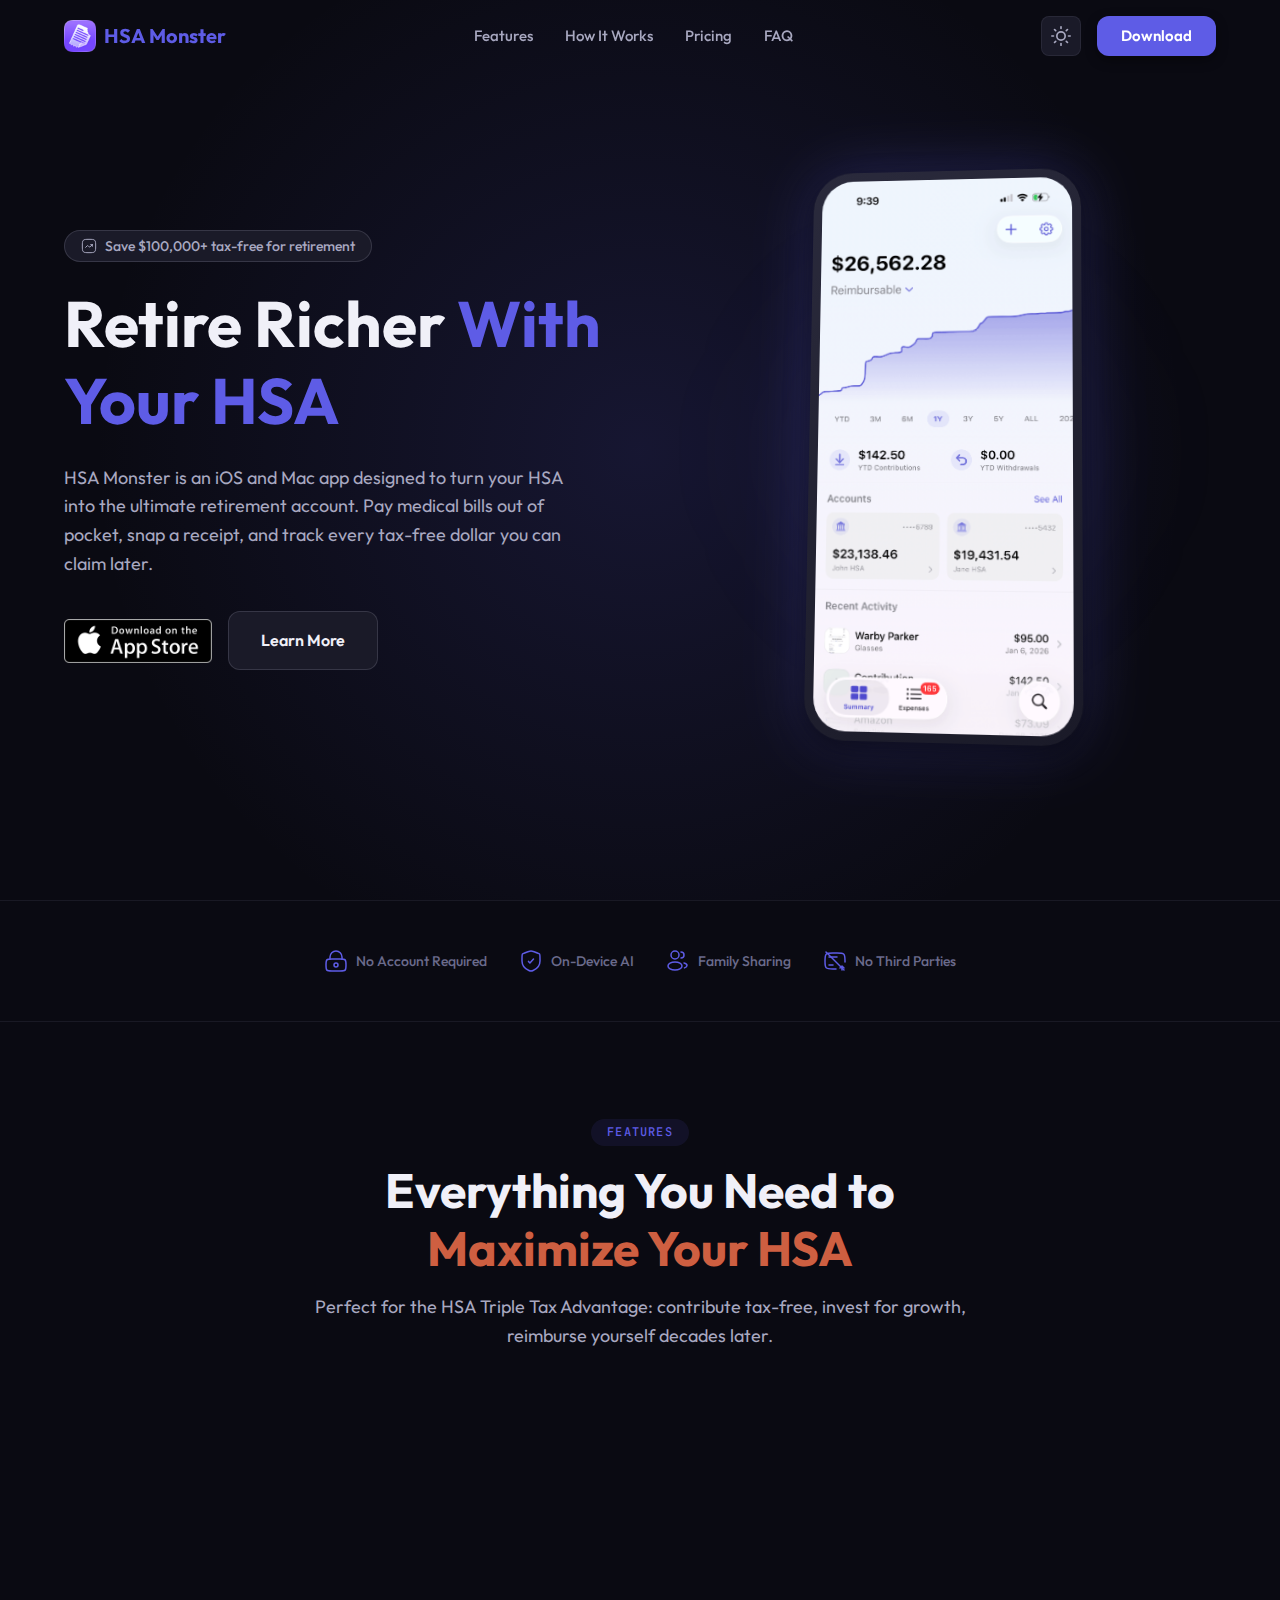
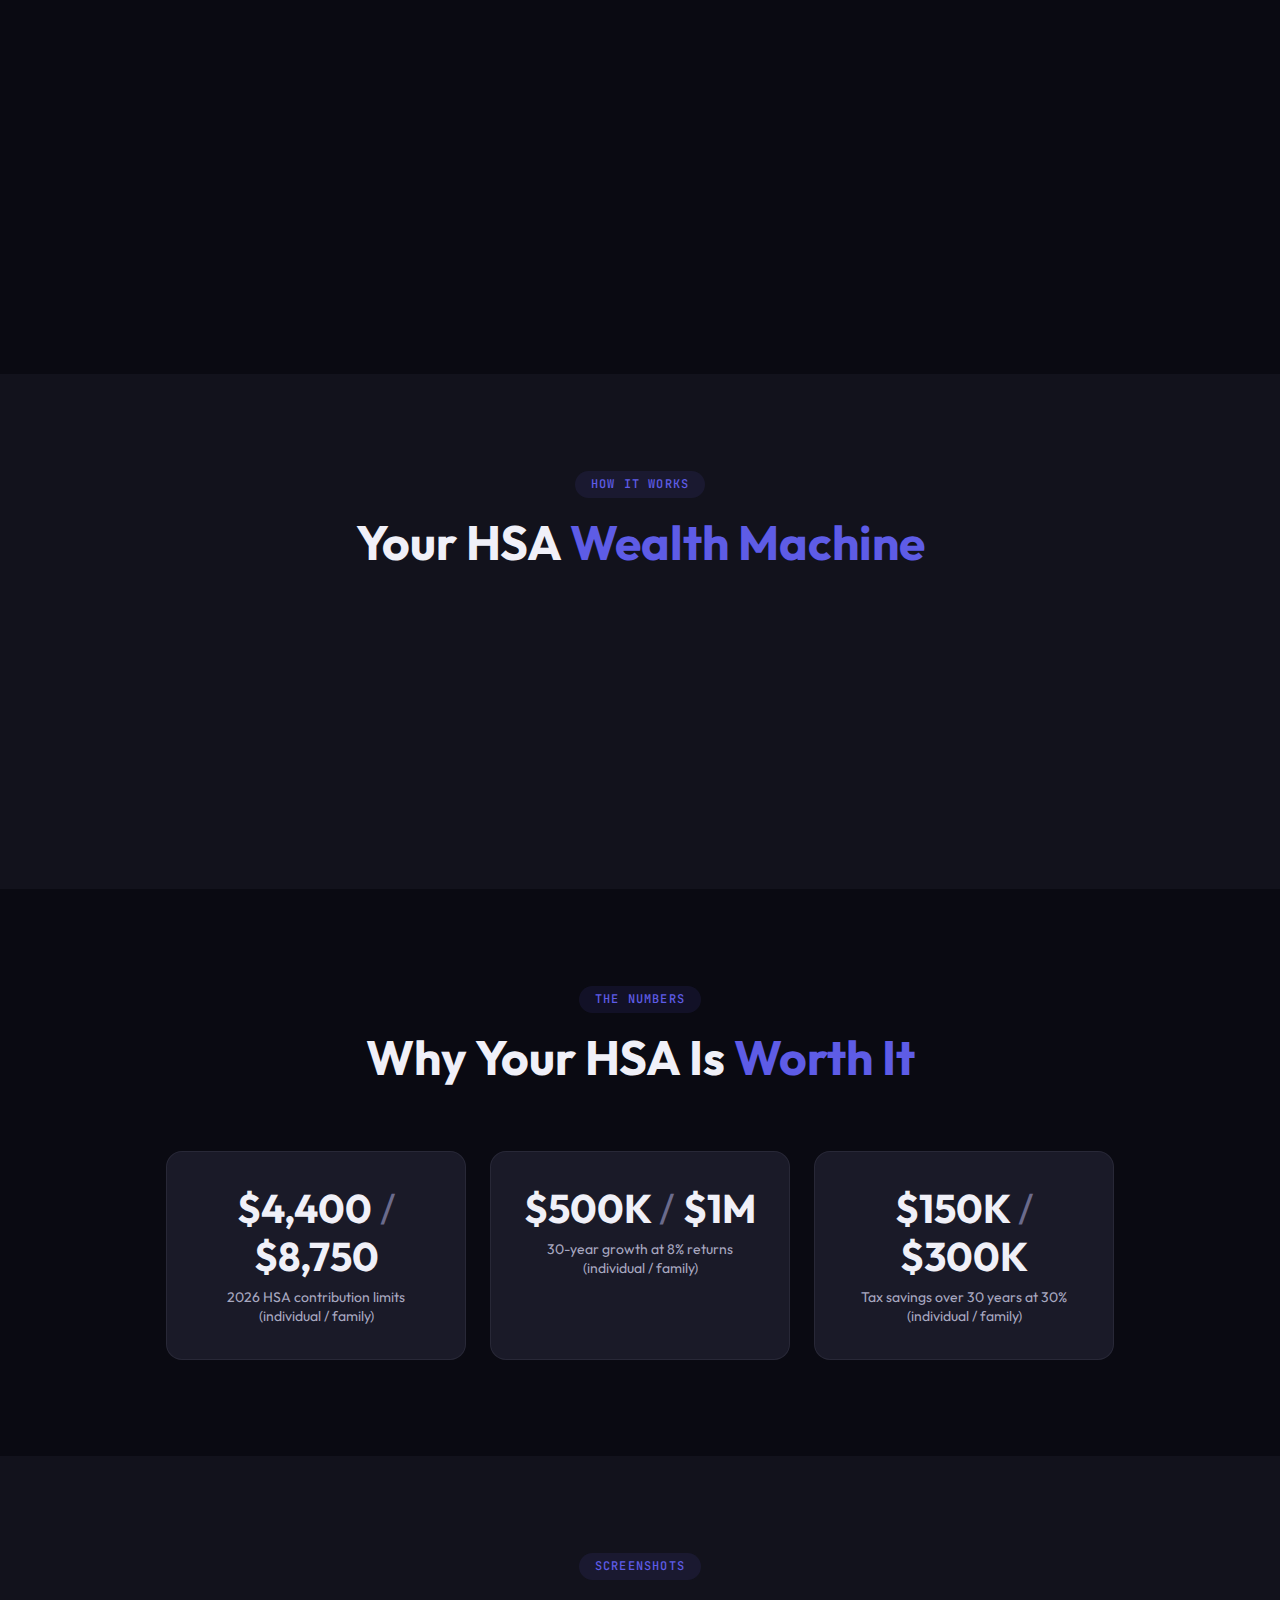
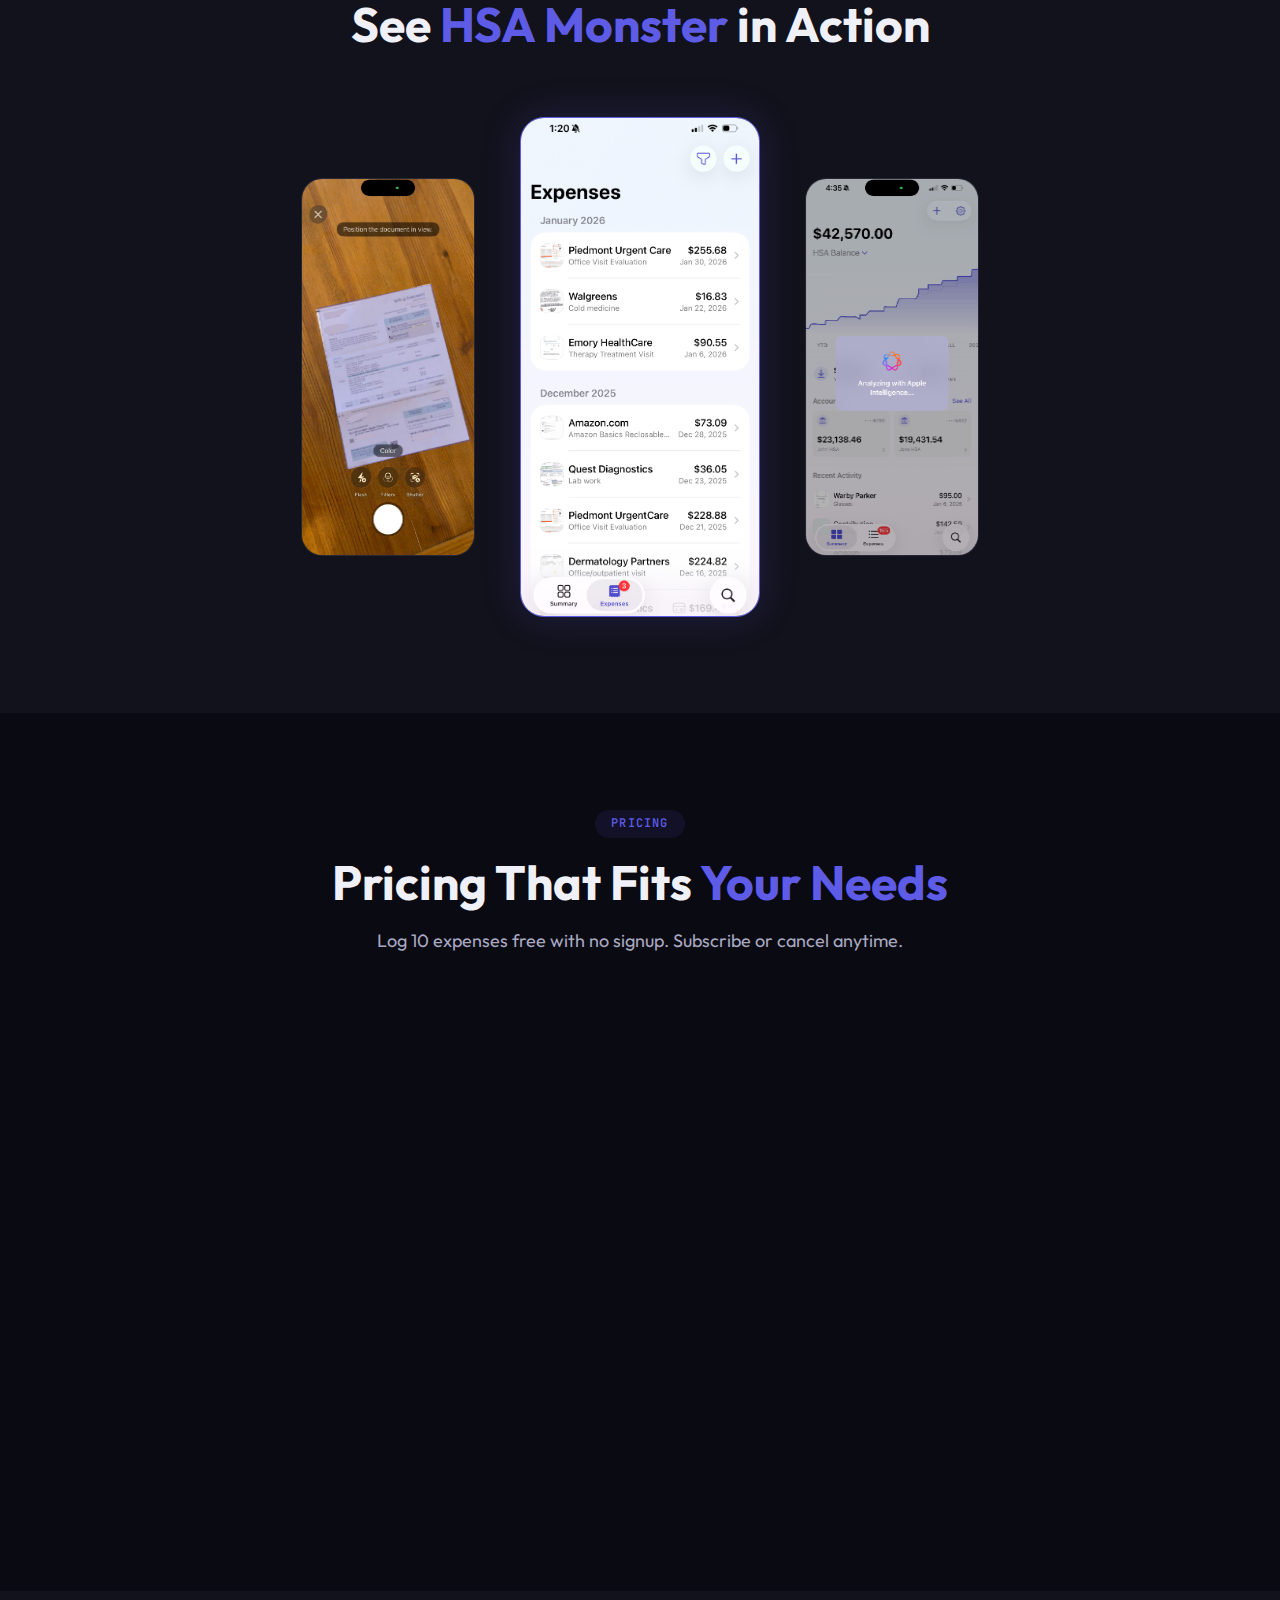
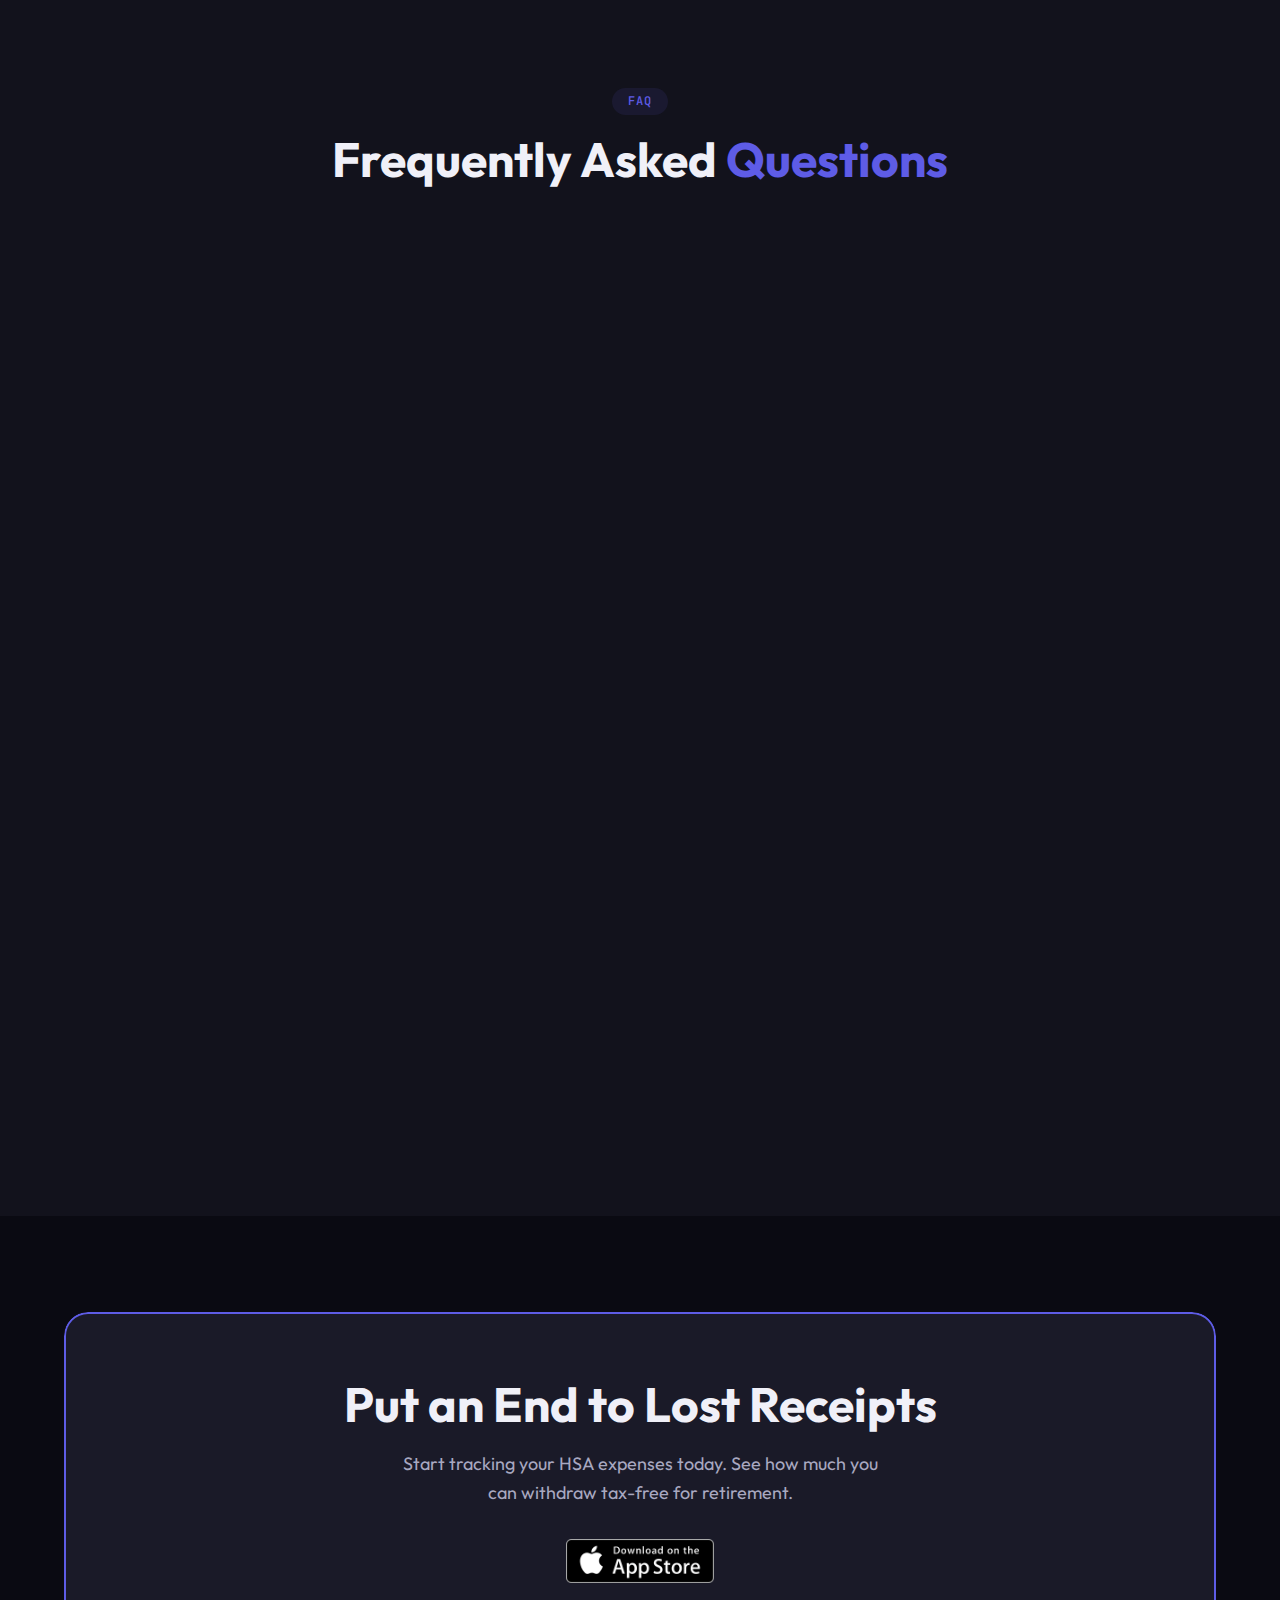
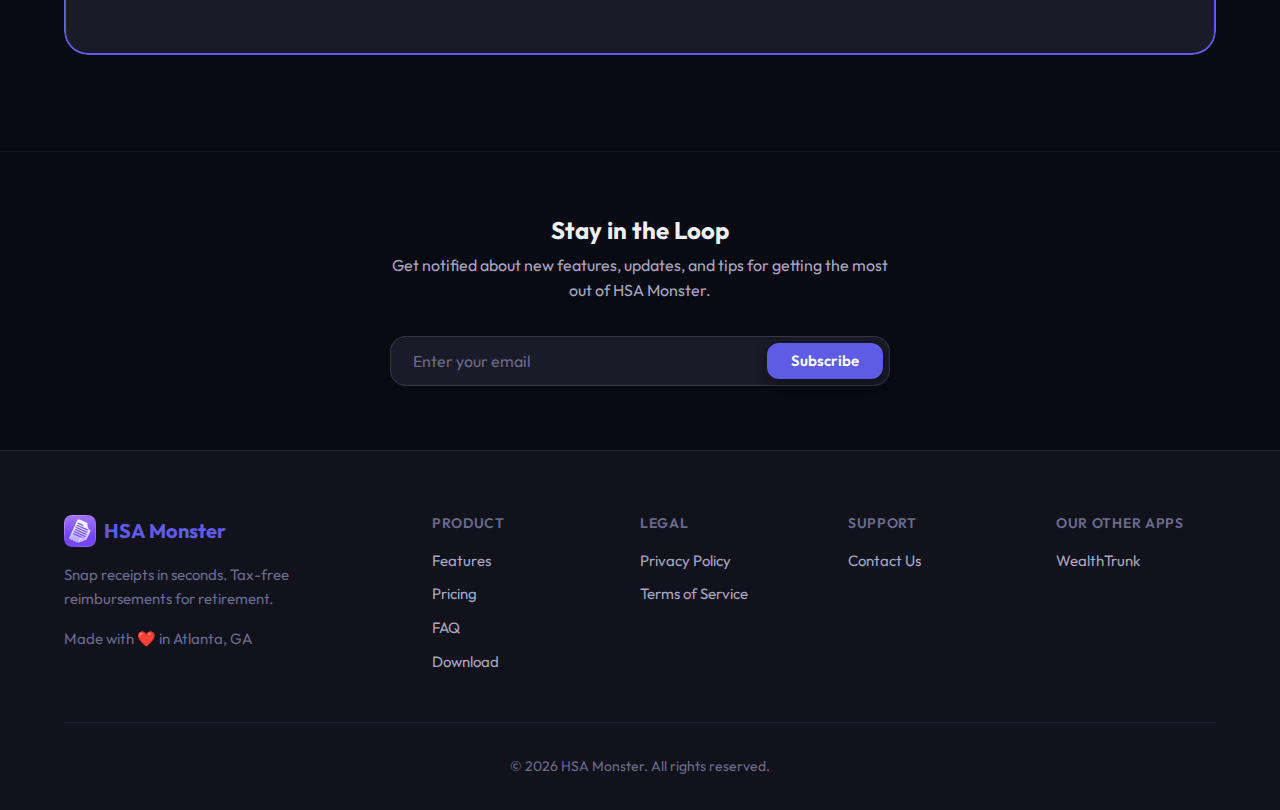
<file: index.html>
<!DOCTYPE html>
<html lang="en" data-theme="dark">
<head>
    <meta charset="UTF-8">
    <meta name="viewport" content="width=device-width, initial-scale=1.0">
    <title>HSA Monster - Smart HSA Expense Tracking</title>
    <meta name="description" content="The ultimate Health Savings Account manager. Snap receipts in seconds with AI. Store tax-free reimbursements for retirement, organized beautifully with built-in tax reporting.">
    <meta name="keywords" content="HSA, Health Savings Account, HSA receipt tracker, HSA expense tracker, HSA reimbursement, receipt scanner, qualified medical expenses, IRS compliance, tax documents, triple tax advantage, tax-free reimbursement, HSA app iPhone, HSA app iOS">
    <meta name="google-site-verification" content="q0spjVAZUCA5J_RHVn1lcnyI3OkydZIWwMvlbtfg5Qo" />

    <!-- Open Graph -->
    <meta property="og:title" content="HSA Monster - The Ultimate HSA Receipt Manager">
    <meta property="og:description" content="Snap receipts in seconds. Store tax-free reimbursements for retirement. Family sharing via iCloud.">
    <meta property="og:type" content="website">
    <meta property="og:url" content="https://hsamonster.com/">
    <meta property="og:image" content="https://hsamonster.com/images/social-preview.png">

    <!-- Twitter Card -->
    <meta name="twitter:card" content="summary_large_image">
    <meta name="twitter:title" content="HSA Monster - The Ultimate HSA Receipt Manager">
    <meta name="twitter:description" content="Snap receipts in seconds. Store tax-free reimbursements for retirement. Family sharing via iCloud.">
    <meta name="twitter:image" content="https://hsamonster.com/images/social-preview.png">

    <!-- Canonical URL -->
    <link rel="canonical" href="https://hsamonster.com/">

    <!-- Favicon -->
    <link rel="icon" type="image/png" href="images/appicon.png">
    <link rel="apple-touch-icon" href="images/appicon.png">

    <!-- Smart App Banner -->
    <meta name="apple-itunes-app" content="app-id=6757624949">

    <!-- Fonts -->
    <link rel="preconnect" href="https://fonts.googleapis.com">
    <link rel="preconnect" href="https://fonts.gstatic.com" crossorigin>
    <link href="https://fonts.googleapis.com/css2?family=Outfit:wght@300;400;500;600;700;800&family=JetBrains+Mono:wght@400;500&display=swap" rel="stylesheet">

    <!-- Styles -->
    <link rel="stylesheet" href="styles.css">

    <!-- Google Analytics -->
    <script async src="https://www.googletagmanager.com/gtag/js?id=G-NM2GJWXE40"></script>
    <script>
      window.dataLayer = window.dataLayer || [];
      function gtag(){dataLayer.push(arguments);}
      gtag('js', new Date());
      gtag('config', 'G-NM2GJWXE40');
    </script>

    <!-- Structured Data -->
    <script type="application/ld+json">
    {
      "@context": "https://schema.org",
      "@type": "SoftwareApplication",
      "name": "HSA Monster",
      "operatingSystem": "iOS, iPadOS, macOS",
      "applicationCategory": "FinanceApplication",
      "description": "The ultimate Health Savings Account manager. Snap receipts in seconds with AI. Store tax-free reimbursements for retirement, organized beautifully with built-in tax reporting.",
      "offers": {
        "@type": "AggregateOffer",
        "lowPrice": "0",
        "highPrice": "49.99",
        "priceCurrency": "USD",
        "offerCount": "3"
      },
      "aggregateRating": {
        "@type": "AggregateRating",
        "ratingValue": "5",
        "ratingCount": "1"
      }
    }
    </script>
    <script type="application/ld+json">
    {
      "@context": "https://schema.org",
      "@type": "FAQPage",
      "mainEntity": [
        {
          "@type": "Question",
          "name": "What is the HSA Triple Tax Advantage?",
          "acceptedAnswer": {
            "@type": "Answer",
            "text": "HSAs offer three tax benefits: contribute tax-free, invest for tax-free growth, and withdraw tax-free for qualified medical expenses—even decades later. HSA Monster helps you track out-of-pocket expenses so you can maximize deferred reimbursements and let your investments grow."
          }
        },
        {
          "@type": "Question",
          "name": "Is my data secure?",
          "acceptedAnswer": {
            "@type": "Answer",
            "text": "Yes. All AI processing happens on your device—your receipts never leave your phone. No logins to remember, no ads, ever. Data syncs via iCloud with end-to-end encryption."
          }
        },
        {
          "@type": "Question",
          "name": "Can I export my receipts?",
          "acceptedAnswer": {
            "@type": "Answer",
            "text": "Yes! Export transactions, statements, or complete receipt archives as .zip files. Your data syncs across iPhone, iPad, and Mac, and you can export everything whenever you need it."
          }
        },
        {
          "@type": "Question",
          "name": "Can my spouse add receipts too?",
          "acceptedAnswer": {
            "@type": "Answer",
            "text": "Absolutely! Share via iCloud and track expenses together. Everyone can add receipts, and changes sync instantly across all devices. With the annual plan, one license covers your entire Apple Family."
          }
        },
        {
          "@type": "Question",
          "name": "What devices are supported?",
          "acceptedAnswer": {
            "@type": "Answer",
            "text": "HSA Monster works on iPhone and iPad running iOS/iPadOS 18.6 or later, and Mac via Catalyst. For the best AI-powered receipt scanning, your device must support and have Apple Intelligence enabled."
          }
        },
        {
          "@type": "Question",
          "name": "Does HSA Monster require iCloud storage?",
          "acceptedAnswer": {
            "@type": "Answer",
            "text": "Yes, HSA Monster uses your personal iCloud to sync receipts and data across devices. There are no third-party servers—your data never leaves your device or your iCloud account."
          }
        }
      ]
    }
    </script>
</head>
<body>
    <!-- Navigation -->
    <nav class="navbar">
        <div class="nav-container">
            <a href="#" class="nav-logo">
                <img src="images/appicon.png" alt="HSA Monster" class="logo-icon">
                <span class="logo-text">HSA Monster</span>
            </a>
            <div class="nav-links">
                <a href="#features">Features</a>
                <a href="#how-it-works">How It Works</a>
                <a href="#pricing">Pricing</a>
                <a href="#faq">FAQ</a>
            </div>
            <div class="nav-actions">
                <button class="theme-toggle" aria-label="Toggle theme">
                    <svg class="sun-icon" xmlns="http://www.w3.org/2000/svg" width="20" height="20" viewBox="0 0 24 24" fill="none" stroke="currentColor" stroke-width="2" stroke-linecap="round" stroke-linejoin="round"><circle cx="12" cy="12" r="5"/><line x1="12" y1="1" x2="12" y2="3"/><line x1="12" y1="21" x2="12" y2="23"/><line x1="4.22" y1="4.22" x2="5.64" y2="5.64"/><line x1="18.36" y1="18.36" x2="19.78" y2="19.78"/><line x1="1" y1="12" x2="3" y2="12"/><line x1="21" y1="12" x2="23" y2="12"/><line x1="4.22" y1="19.78" x2="5.64" y2="18.36"/><line x1="18.36" y1="5.64" x2="19.78" y2="4.22"/></svg>
                    <svg class="moon-icon" xmlns="http://www.w3.org/2000/svg" width="20" height="20" viewBox="0 0 24 24" fill="none" stroke="currentColor" stroke-width="2" stroke-linecap="round" stroke-linejoin="round"><path d="M21 12.79A9 9 0 1 1 11.21 3 7 7 0 0 0 21 12.79z"/></svg>
                </button>
                <a href="https://apps.apple.com/app/id6757624949" class="btn btn-primary">Download</a>
            </div>
            <button class="mobile-menu-btn" aria-label="Toggle menu">
                <span></span>
                <span></span>
                <span></span>
            </button>
        </div>
    </nav>

    <!-- Hero Section -->
    <section class="hero">
        <div class="hero-bg"></div>
        <div class="hero-container">
            <div class="hero-content">
                <span class="hero-badge">
                    <svg class="badge-icon" width="16" height="16" viewBox="0 0 24 24" fill="none" xmlns="http://www.w3.org/2000/svg"><path d="M2 12C2 7.28595 2 4.92893 3.46447 3.46447C4.92893 2 7.28595 2 12 2C16.714 2 19.0711 2 20.5355 3.46447C22 4.92893 22 7.28595 22 12C22 16.714 22 19.0711 20.5355 20.5355C19.0711 22 16.714 22 12 22C7.28595 22 4.92893 22 3.46447 20.5355C2 19.0711 2 16.714 2 12Z" stroke="currentColor" stroke-width="1.5"/><path d="M7 14L9.29289 11.7071C9.68342 11.3166 10.3166 11.3166 10.7071 11.7071L12.2929 13.2929C12.6834 13.6834 13.3166 13.6834 13.7071 13.2929L17 10M17 10V12.5M17 10H14.5" stroke="currentColor" stroke-width="1.5" stroke-linecap="round" stroke-linejoin="round"/></svg>
                    Save $100,000+ tax-free for retirement
                </span>
                <h1 class="hero-title">
                    Retire Richer
                    <span class="gradient-text">With Your HSA</span>
                </h1>
                <p class="hero-description">
                     HSA Monster is an iOS and Mac app designed to turn your HSA into the ultimate retirement account. Pay medical bills out of pocket, snap a receipt, and track every tax-free dollar you can claim later.
                </p>
                <div class="hero-ctas">
                    <a href="https://apps.apple.com/app/id6757624949" class="appstore-badge" onclick="gtag('event', 'download_app_click', {button_location: 'hero', destination: 'appstore'});">
                        <img src="images/appstore-badge.png" alt="Download on the App Store" height="32">
                    </a>
                    <a href="#features" class="btn btn-secondary btn-large">
                        Learn More
                    </a>
                </div>
            </div>
            <div class="hero-mockup">
                <div class="mockup-glow"></div>
                <div class="phone-frame">
                    <div class="phone-screen">
                        <img src="images/screenshot-dashboard.png" alt="HSA Monster Dashboard" />
                    </div>
                </div>
            </div>
        </div>
    </section>

    <!-- Trust Badges -->
    <section class="trust-section">
        <div class="container">
            <div class="trust-badges">
                <div class="trust-badge">
                    <svg width="24" height="24" viewBox="0 0 24 24" fill="none" xmlns="http://www.w3.org/2000/svg"><path d="M2 16C2 13.1716 2 11.7574 2.87868 10.8787C3.75736 10 5.17157 10 8 10H16C18.8284 10 20.2426 10 21.1213 10.8787C22 11.7574 22 13.1716 22 16C22 18.8284 22 20.2426 21.1213 21.1213C20.2426 22 18.8284 22 16 22H8C5.17157 22 3.75736 22 2.87868 21.1213C2 20.2426 2 18.8284 2 16Z" stroke="currentColor" stroke-width="1.5"/><circle cx="12" cy="16" r="2" stroke="currentColor" stroke-width="1.5"/><path d="M6 10V8C6 4.68629 8.68629 2 12 2C15.3137 2 18 4.68629 18 8V10" stroke="currentColor" stroke-width="1.5" stroke-linecap="round"/></svg>
                    <span>No Account Required</span>
                </div>
                <div class="trust-badge">
                    <svg width="24" height="24" viewBox="0 0 24 24" fill="none" xmlns="http://www.w3.org/2000/svg"><path d="M3 10.4167C3 7.21907 3 5.62028 3.37752 5.08241C3.75503 4.54454 5.25832 4.02996 8.26491 3.00079L8.83772 2.80472C10.405 2.26824 11.1886 2 12 2C12.8114 2 13.595 2.26824 15.1623 2.80472L15.7351 3.00079C18.7417 4.02996 20.245 4.54454 20.6225 5.08241C21 5.62028 21 7.21907 21 10.4167C21 10.8996 21 11.4234 21 11.9914C21 17.6294 16.761 20.3655 14.1014 21.5273C13.38 21.8424 13.0193 22 12 22C10.9807 22 10.62 21.8424 9.89856 21.5273C7.23896 20.3655 3 17.6294 3 11.9914C3 11.4234 3 10.8996 3 10.4167Z" stroke="currentColor" stroke-width="1.5"/><path d="M9.5 12.4L10.9286 14L14.5 10" stroke="currentColor" stroke-width="1.5" stroke-linecap="round" stroke-linejoin="round"/></svg>
                    <span>On-Device AI</span>
                </div>
                <div class="trust-badge">
                    <svg width="24" height="24" viewBox="0 0 24 24" fill="none" xmlns="http://www.w3.org/2000/svg"><circle cx="9" cy="6" r="4" stroke="currentColor" stroke-width="1.5"/><path d="M15 9C16.6569 9 18 7.65685 18 6C18 4.34315 16.6569 3 15 3" stroke="currentColor" stroke-width="1.5" stroke-linecap="round"/><ellipse cx="9" cy="17" rx="7" ry="4" stroke="currentColor" stroke-width="1.5"/><path d="M18 14C19.7542 14.3847 21 15.3589 21 16.5C21 17.5293 19.9863 18.4229 18.5 18.8704" stroke="currentColor" stroke-width="1.5" stroke-linecap="round"/></svg>
                    <span>Family Sharing</span>
                </div>
                <div class="trust-badge">
                    <svg width="24" height="24" viewBox="0 0 24 24" fill="none" xmlns="http://www.w3.org/2000/svg"><path d="M22 13V12C22 8.22876 22 6.34315 20.8284 5.17157C19.6569 4 17.7712 4 14 4H10C6.22876 4 4.34315 4 3.17157 5.17157C2 6.34315 2 8.22876 2 12C2 15.7712 2 17.6569 3.17157 18.8284C4.34315 20 6.22876 20 10 20H13" stroke="currentColor" stroke-width="1.5" stroke-linecap="round"/><path d="M10 16H6" stroke="currentColor" stroke-width="1.5" stroke-linecap="round"/><path d="M14 8H6" stroke="currentColor" stroke-width="1.5" stroke-linecap="round"/><path d="M19 17L19 21M19 17L17 19M19 17L21 19" stroke="currentColor" stroke-width="1.5" stroke-linecap="round" stroke-linejoin="round"/><path d="M3 3L21 21" stroke="currentColor" stroke-width="1.5" stroke-linecap="round"/></svg>
                    <span>No Third Parties</span>
                </div>
            </div>
        </div>
    </section>

    <!-- Features Section -->
    <section id="features" class="features-section">
        <div class="container">
            <div class="section-header">
                <span class="section-label">Features</span>
                <h2 class="section-title">Everything You Need to <span class="orange-text">Maximize Your HSA</span></h2>
                <p class="section-description">
                    Perfect for the HSA Triple Tax Advantage: contribute tax-free, invest for growth, reimburse yourself decades later.
                </p>
            </div>
            <div class="features-grid">
                <div class="feature-card">
                    <div class="feature-icon">
                        <svg width="28" height="28" viewBox="0 0 24 24" fill="none" xmlns="http://www.w3.org/2000/svg"><path d="M10 22C6.22876 22 4.34315 22 3.17157 20.8284C2 19.6569 2 18.7712 2 15" stroke="currentColor" stroke-width="1.5" stroke-linecap="round"/><path d="M22 15C22 18.7712 22 19.6569 20.8284 20.8284C19.6569 22 17.7712 22 14 22" stroke="currentColor" stroke-width="1.5" stroke-linecap="round"/><path d="M14 2C17.7712 2 19.6569 2 20.8284 3.17157C22 4.34315 22 5.22876 22 9" stroke="currentColor" stroke-width="1.5" stroke-linecap="round"/><path d="M10 2C6.22876 2 4.34315 2 3.17157 3.17157C2 4.34315 2 5.22876 2 9" stroke="currentColor" stroke-width="1.5" stroke-linecap="round"/><path d="M2 12H22" stroke="currentColor" stroke-width="1.5" stroke-linecap="round"/></svg>
                    </div>
                    <h3 class="feature-title">Capture Receipts in Seconds</h3>
                    <p class="feature-description">
                        Snap a photo and AI extracts the details instantly. No typing, no data entry—just point and capture.
                    </p>
                </div>
                <div class="feature-card">
                    <div class="feature-icon">
                        <svg width="28" height="28" viewBox="0 0 24 24" fill="none" xmlns="http://www.w3.org/2000/svg"><circle cx="12" cy="12" r="10" stroke="currentColor" stroke-width="1.5"/><path d="M12 6V18" stroke="currentColor" stroke-width="1.5" stroke-linecap="round"/><path d="M15 9.5C15 8.11929 13.6569 7 12 7C10.3431 7 9 8.11929 9 9.5C9 10.8807 10.3431 12 12 12C13.6569 12 15 13.1193 15 14.5C15 15.8807 13.6569 17 12 17C10.3431 17 9 15.8807 9 14.5" stroke="currentColor" stroke-width="1.5" stroke-linecap="round"/></svg>
                    </div>
                    <h3 class="feature-title">Know Your Tax-Free Balance</h3>
                    <p class="feature-description">
                        Always know exactly how much you can withdraw tax-free. Watch your reimbursable balance grow alongside your investments.
                    </p>
                </div>
                <div class="feature-card">
                    <div class="feature-icon">
                        <svg width="28" height="28" viewBox="0 0 24 24" fill="none" xmlns="http://www.w3.org/2000/svg"><circle cx="9" cy="6" r="4" stroke="currentColor" stroke-width="1.5"/><path d="M15 9C16.6569 9 18 7.65685 18 6C18 4.34315 16.6569 3 15 3" stroke="currentColor" stroke-width="1.5" stroke-linecap="round"/><ellipse cx="9" cy="17" rx="7" ry="4" stroke="currentColor" stroke-width="1.5"/><path d="M18 14C19.7542 14.3847 21 15.3589 21 16.5C21 17.5293 19.9863 18.4229 18.5 18.8704" stroke="currentColor" stroke-width="1.5" stroke-linecap="round"/></svg>
                    </div>
                    <h3 class="feature-title">Never Lose a Receipt Again</h3>
                    <p class="feature-description">
                        Sync with your partner via iCloud. Both of you can add receipts, and nothing slips through the cracks.
                    </p>
                </div>
                <div class="feature-card">
                    <div class="feature-icon">
                        <svg width="28" height="28" viewBox="0 0 24 24" fill="none" xmlns="http://www.w3.org/2000/svg"><path d="M2 12C2 8.22876 2 6.34315 3.17157 5.17157C4.34315 4 6.22876 4 10 4H14C17.7712 4 19.6569 4 20.8284 5.17157C22 6.34315 22 8.22876 22 12V14C22 17.7712 22 19.6569 20.8284 20.8284C19.6569 22 17.7712 22 14 22H10C6.22876 22 4.34315 22 3.17157 20.8284C2 19.6569 2 17.7712 2 14V12Z" stroke="currentColor" stroke-width="1.5"/><path d="M7 4V2.5" stroke="currentColor" stroke-width="1.5" stroke-linecap="round"/><path d="M17 4V2.5" stroke="currentColor" stroke-width="1.5" stroke-linecap="round"/><path d="M2.5 9H21.5" stroke="currentColor" stroke-width="1.5" stroke-linecap="round"/><path d="M18 17C18 17.5523 17.5523 18 17 18C16.4477 18 16 17.5523 16 17C16 16.4477 16.4477 16 17 16C17.5523 16 18 16.4477 18 17Z" fill="currentColor"/><path d="M18 13C18 13.5523 17.5523 14 17 14C16.4477 14 16 13.5523 16 13C16 12.4477 16.4477 12 17 12C17.5523 12 18 12.4477 18 13Z" fill="currentColor"/><path d="M13 17C13 17.5523 12.5523 18 12 18C11.4477 18 11 17.5523 11 17C11 16.4477 11.4477 16 12 16C12.5523 16 13 16.4477 13 17Z" fill="currentColor"/><path d="M13 13C13 13.5523 12.5523 14 12 14C11.4477 14 11 13.5523 11 13C11 12.4477 11.4477 12 12 12C12.5523 12 13 12.4477 13 13Z" fill="currentColor"/><path d="M8 17C8 17.5523 7.55228 18 7 18C6.44772 18 6 17.5523 6 17C6 16.4477 6.44772 16 7 16C7.55228 16 8 16.4477 8 17Z" fill="currentColor"/><path d="M8 13C8 13.5523 7.55228 14 7 14C6.44772 14 6 13.5523 6 13C6 12.4477 6.44772 12 7 12C7.55228 12 8 12.4477 8 13Z" fill="currentColor"/></svg>
                    </div>
                    <h3 class="feature-title">Tax Season in One Tap</h3>
                    <p class="feature-description">
                        Export annual statements and receipt archives whenever you need them. Organized, documented, done.
                    </p>
                </div>
                <div class="feature-card">
                    <div class="feature-icon">
                        <svg width="28" height="28" viewBox="0 0 24 24" fill="none" xmlns="http://www.w3.org/2000/svg"><path d="M6.00879 8C6.04466 5.52043 6.22859 4.11466 7.17167 3.17157C8.34324 2 10.2289 2 14.0001 2C17.7713 2 19.657 2 20.8285 3.17157C22.0001 4.34315 22.0001 6.22876 22.0001 10V14C22.0001 17.7712 22.0001 19.6569 20.8285 20.8284C19.657 22 17.7713 22 14.0001 22H12" stroke="currentColor" stroke-width="1.5" stroke-linecap="round"/><path d="M2 14.5C2 13.0955 2 12.3933 2.33706 11.8889C2.48298 11.6705 2.67048 11.483 2.88886 11.3371C3.39331 11 4.09554 11 5.5 11C6.90446 11 7.60669 11 8.11114 11.3371C8.32952 11.483 8.51702 11.6705 8.66294 11.8889C9 12.3933 9 13.0955 9 14.5V18.5C9 19.9045 9 20.6067 8.66294 21.1111C8.51702 21.3295 8.32952 21.517 8.11114 21.6629C7.60669 22 6.90446 22 5.5 22C4.09554 22 3.39331 22 2.88886 21.6629C2.67048 21.517 2.48298 21.3295 2.33706 21.1111C2 20.6067 2 19.9045 2 18.5V14.5Z" stroke="currentColor" stroke-width="1.5"/><path d="M17 19H12" stroke="currentColor" stroke-width="1.5" stroke-linecap="round"/></svg>
                    </div>
                    <h3 class="feature-title">Apple-First Experience</h3>
                    <p class="feature-description">
                        Sync and work seamlessly on iPhone, iPad, or Mac. Your data stays in sync across all your Apple devices.
                    </p>
                </div>
                <div class="feature-card">
                    <div class="feature-icon">
                        <svg width="28" height="28" viewBox="0 0 24 24" fill="none" xmlns="http://www.w3.org/2000/svg"><path d="M15.3929 4.05365L14.8912 4.61112L14.8912 4.61112L15.3929 4.05365ZM19.3517 7.61654L18.85 8.17402L18.85 8.17402L19.3517 7.61654ZM21.654 10.1541L20.9689 10.4592L20.9689 10.4592L21.654 10.1541ZM3.17157 20.8284L3.7019 20.2981L3.7019 20.2981L3.17157 20.8284ZM20.8284 20.8284L20.2981 20.2981L20.2981 20.2981L20.8284 20.8284ZM14 21.25H10V22.75H14V21.25ZM2.75 14V10H1.25V14H2.75ZM21.25 13.5629V14H22.75V13.5629H21.25ZM14.8912 4.61112L18.85 8.17402L19.8534 7.05907L15.8947 3.49618L14.8912 4.61112ZM22.75 13.5629C22.75 11.8745 22.7651 10.8055 22.3391 9.84897L20.9689 10.4592C21.2349 11.0565 21.25 11.742 21.25 13.5629H22.75ZM18.85 8.17402C20.2034 9.3921 20.7029 9.86199 20.9689 10.4592L22.3391 9.84897C21.9131 8.89241 21.1084 8.18853 19.8534 7.05907L18.85 8.17402ZM10.0298 2.75C11.6116 2.75 12.2085 2.76158 12.7405 2.96573L13.2779 1.5653C12.4261 1.23842 11.498 1.25 10.0298 1.25V2.75ZM15.8947 3.49618C14.8087 2.51878 14.1297 1.89214 13.2779 1.5653L12.7405 2.96573C13.2727 3.16993 13.7215 3.55836 14.8912 4.61112L15.8947 3.49618ZM10 21.25C8.09318 21.25 6.73851 21.2484 5.71085 21.1102C4.70476 20.975 4.12511 20.7213 3.7019 20.2981L2.64124 21.3588C3.38961 22.1071 4.33855 22.4392 5.51098 22.5969C6.66182 22.7516 8.13558 22.75 10 22.75V21.25ZM1.25 14C1.25 15.8644 1.24841 17.3382 1.40313 18.489C1.56076 19.6614 1.89288 20.6104 2.64124 21.3588L3.7019 20.2981C3.27869 19.8749 3.02502 19.2952 2.88976 18.2892C2.75159 17.2615 2.75 15.9068 2.75 14H1.25ZM14 22.75C15.8644 22.75 17.3382 22.7516 18.489 22.5969C19.6614 22.4392 20.6104 22.1071 21.3588 21.3588L20.2981 20.2981C19.8749 20.7213 19.2952 20.975 18.2892 21.1102C17.2615 21.2484 15.9068 21.25 14 21.25V22.75ZM21.25 14C21.25 15.9068 21.2484 17.2615 21.1102 18.2892C20.975 19.2952 20.7213 19.8749 20.2981 20.2981L21.3588 21.3588C22.1071 20.6104 22.4392 19.6614 22.5969 18.489C22.7516 17.3382 22.75 15.8644 22.75 14H21.25ZM2.75 10C2.75 8.09318 2.75159 6.73851 2.88976 5.71085C3.02502 4.70476 3.27869 4.12511 3.7019 3.7019L2.64124 2.64124C1.89288 3.38961 1.56076 4.33855 1.40313 5.51098C1.24841 6.66182 1.25 8.13558 1.25 10H2.75ZM10.0298 1.25C8.15538 1.25 6.67442 1.24842 5.51887 1.40307C4.34232 1.56054 3.39019 1.8923 2.64124 2.64124L3.7019 3.7019C4.12453 3.27928 4.70596 3.02525 5.71785 2.88982C6.75075 2.75158 8.11311 2.75 10.0298 2.75V1.25Z" fill="currentColor"/><path d="M13 2.5V5C13 7.35702 13 8.53553 13.7322 9.26777C14.4645 10 15.643 10 18 10H22" stroke="currentColor" stroke-width="1.5"/><path d="M8.5 18.5L8.5 13.5M8.5 13.5L6.5 15.375M8.5 13.5L10.5 15.375" stroke="currentColor" stroke-width="1.5" stroke-linecap="round" stroke-linejoin="round"/></svg>
                    </div>
                    <h3 class="feature-title">You Own Your Data</h3>
                    <p class="feature-description">
                        Export everything whenever you want. Your receipts, your data, no lock-in.
                    </p>
                </div>
            </div>
        </div>
    </section>

    <!-- How It Works -->
    <section id="how-it-works" class="how-it-works-section">
        <div class="container">
            <div class="section-header">
                <span class="section-label">How It Works</span>
                <h2 class="section-title">Your HSA <span class="gradient-text">Wealth Machine</span></h2>
            </div>
            <div class="steps-grid">
                <div class="step-card">
                    <div class="step-number">1</div>
                    <h3 class="step-title">Invest Every Dollar</h3>
                    <p class="step-description">
                        Max out your HSA contributions and invest every dollar. Let it compound tax-free for decades.
                    </p>
                </div>
                <div class="step-card">
                    <div class="step-number">2</div>
                    <h3 class="step-title">Pay Out of Pocket</h3>
                    <p class="step-description">
                        Use your credit card for medical bills (get the points!). Snap receipts with HSA Monster.
                    </p>
                </div>
                <div class="step-card">
                    <div class="step-number">3</div>
                    <h3 class="step-title">Reimburse Anytime</h3>
                    <p class="step-description">
                        Withdraw tax-free, now or in the future. HSA Monster tracks every dollar you can claim.
                    </p>
                </div>
            </div>
        </div>
    </section>

    <!-- Numbers Section -->
    <section class="numbers-section">
        <div class="container">
            <div class="section-header">
                <span class="section-label">The Numbers</span>
                <h2 class="section-title">Why Your HSA Is <span class="gradient-text">Worth It</span></h2>
            </div>
            <div class="numbers-grid">
                <div class="number-card">
                    <div class="number-value">$4,400 <span class="number-divider">/</span> $8,750</div>
                    <div class="number-label">2026 HSA contribution limits (individual / family)</div>
                </div>
                <div class="number-card">
                    <div class="number-value">$500K <span class="number-divider">/</span> $1M</div>
                    <div class="number-label">30-year growth at 8% returns (individual / family)</div>
                </div>
                <div class="number-card">
                    <div class="number-value">$150K <span class="number-divider">/</span> $300K</div>
                    <div class="number-label">Tax savings over 30 years at 30% (individual / family)</div>
                </div>
            </div>
        </div>
    </section>

    <!-- Screenshots -->
    <section class="screenshots-section">
        <div class="container">
            <div class="section-header">
                <span class="section-label">Screenshots</span>
                <h2 class="section-title">See <span class="gradient-text">HSA Monster</span> in Action</h2>
            </div>
            <div class="screenshots-gallery">
                <div class="screenshot-item">
                    <div class="screenshot-frame">
                        <img src="images/screenshot-scan.jpg" alt="Receipt Scanning" />
                    </div>
                </div>
                <div class="screenshot-item featured">
                    <div class="screenshot-frame">
                        <img src="images/screenshot-expense.png" alt="Expense List" />
                    </div>
                </div>
                <div class="screenshot-item">
                    <div class="screenshot-frame">
                        <img src="images/screenshot-ai.png" alt="AI Processing" />
                    </div>
                </div>
            </div>
        </div>
    </section>

    <!-- Pricing -->
    <section id="pricing" class="pricing-section">
        <div class="container">
            <div class="section-header">
                <span class="section-label">Pricing</span>
                <h2 class="section-title">Pricing That Fits <span class="gradient-text">Your Needs</span></h2>
                <p class="section-description">
                    Log 10 expenses free with no signup. Subscribe or cancel anytime.
                </p>
            </div>
            <div class="pricing-grid">
                <div class="pricing-card">
                    <div class="pricing-header">
                        <h3 class="pricing-tier">Free Trial</h3>
                        <div class="pricing-price">
                            <span class="price-amount">10</span>
                            <span class="price-period">expenses free</span>
                        </div>
                    </div>
                    <ul class="pricing-features">
                        <li>
                            <svg width="20" height="20" viewBox="0 0 24 24" fill="none" xmlns="http://www.w3.org/2000/svg"><circle cx="12" cy="12" r="10" stroke="currentColor" stroke-width="1.5"/><path d="M8.5 12.5L10.5 14.5L15.5 9.5" stroke="currentColor" stroke-width="1.5" stroke-linecap="round" stroke-linejoin="round"/></svg>
                            No signup required
                        </li>
                        <li>
                            <svg width="20" height="20" viewBox="0 0 24 24" fill="none" xmlns="http://www.w3.org/2000/svg"><circle cx="12" cy="12" r="10" stroke="currentColor" stroke-width="1.5"/><path d="M8.5 12.5L10.5 14.5L15.5 9.5" stroke="currentColor" stroke-width="1.5" stroke-linecap="round" stroke-linejoin="round"/></svg>
                            All features included
                        </li>
                        <li>
                            <svg width="20" height="20" viewBox="0 0 24 24" fill="none" xmlns="http://www.w3.org/2000/svg"><circle cx="12" cy="12" r="10" stroke="currentColor" stroke-width="1.5"/><path d="M8.5 12.5L10.5 14.5L15.5 9.5" stroke="currentColor" stroke-width="1.5" stroke-linecap="round" stroke-linejoin="round"/></svg>
                            Track your HSA balances
                        </li>
                        <li>
                            <svg width="20" height="20" viewBox="0 0 24 24" fill="none" xmlns="http://www.w3.org/2000/svg"><circle cx="12" cy="12" r="10" stroke="currentColor" stroke-width="1.5"/><path d="M8.5 12.5L10.5 14.5L15.5 9.5" stroke="currentColor" stroke-width="1.5" stroke-linecap="round" stroke-linejoin="round"/></svg>
                            Try before you buy
                        </li>
                        <li class="blank-row">&nbsp;</li>
                    </ul>
                </div>
                <div class="pricing-card featured">
                    <div class="pricing-badge">Best Value</div>
                    <div class="pricing-header">
                        <h3 class="pricing-tier">Family Plan</h3>
                        <div class="pricing-price">
                            <span class="price-amount">$49.99</span>
                            <span class="price-period">/year</span>
                        </div>
                    </div>
                    <ul class="pricing-features">
                        <li>
                            <svg width="20" height="20" viewBox="0 0 24 24" fill="none" xmlns="http://www.w3.org/2000/svg"><circle cx="12" cy="12" r="10" stroke="currentColor" stroke-width="1.5"/><path d="M8.5 12.5L10.5 14.5L15.5 9.5" stroke="currentColor" stroke-width="1.5" stroke-linecap="round" stroke-linejoin="round"/></svg>
                            Organize every expense in seconds
                        </li>
                        <li>
                            <svg width="20" height="20" viewBox="0 0 24 24" fill="none" xmlns="http://www.w3.org/2000/svg"><circle cx="12" cy="12" r="10" stroke="currentColor" stroke-width="1.5"/><path d="M8.5 12.5L10.5 14.5L15.5 9.5" stroke="currentColor" stroke-width="1.5" stroke-linecap="round" stroke-linejoin="round"/></svg>
                            Unleash the Triple Tax Advantage
                        </li>
                        <li>
                            <svg width="20" height="20" viewBox="0 0 24 24" fill="none" xmlns="http://www.w3.org/2000/svg"><circle cx="12" cy="12" r="10" stroke="currentColor" stroke-width="1.5"/><path d="M8.5 12.5L10.5 14.5L15.5 9.5" stroke="currentColor" stroke-width="1.5" stroke-linecap="round" stroke-linejoin="round"/></svg>
                            Sync privately with your partner
                        </li>
                        <li>
                            <svg width="20" height="20" viewBox="0 0 24 24" fill="none" xmlns="http://www.w3.org/2000/svg"><circle cx="12" cy="12" r="10" stroke="currentColor" stroke-width="1.5"/><path d="M8.5 12.5L10.5 14.5L15.5 9.5" stroke="currentColor" stroke-width="1.5" stroke-linecap="round" stroke-linejoin="round"/></svg>
                            Export and switch platforms any time
                        </li>
                        <li>
                            <svg width="20" height="20" viewBox="0 0 24 24" fill="none" xmlns="http://www.w3.org/2000/svg"><circle cx="12" cy="12" r="10" stroke="currentColor" stroke-width="1.5"/><path d="M8.5 12.5L10.5 14.5L15.5 9.5" stroke="currentColor" stroke-width="1.5" stroke-linecap="round" stroke-linejoin="round"/></svg>
                            Beautiful, ad-free experience
                        </li>
                        <li>
                            <svg width="20" height="20" viewBox="0 0 24 24" fill="none" xmlns="http://www.w3.org/2000/svg"><circle cx="12" cy="12" r="10" stroke="currentColor" stroke-width="1.5"/><path d="M8.5 12.5L10.5 14.5L15.5 9.5" stroke="currentColor" stroke-width="1.5" stroke-linecap="round" stroke-linejoin="round"/></svg>
                            Share with up to 6 family members
                        </li>
                    </ul>
                </div>
                <div class="pricing-card">
                    <div class="pricing-header">
                        <h3 class="pricing-tier">When You Need It</h3>
                        <div class="pricing-price">
                            <span class="price-amount">$8.99</span>
                            <span class="price-period">/month</span>
                        </div>
                    </div>
                    <ul class="pricing-features">
                        <li>
                            <svg width="20" height="20" viewBox="0 0 24 24" fill="none" xmlns="http://www.w3.org/2000/svg"><circle cx="12" cy="12" r="10" stroke="currentColor" stroke-width="1.5"/><path d="M8.5 12.5L10.5 14.5L15.5 9.5" stroke="currentColor" stroke-width="1.5" stroke-linecap="round" stroke-linejoin="round"/></svg>
                            Organize every expense in seconds
                        </li>
                        <li>
                            <svg width="20" height="20" viewBox="0 0 24 24" fill="none" xmlns="http://www.w3.org/2000/svg"><circle cx="12" cy="12" r="10" stroke="currentColor" stroke-width="1.5"/><path d="M8.5 12.5L10.5 14.5L15.5 9.5" stroke="currentColor" stroke-width="1.5" stroke-linecap="round" stroke-linejoin="round"/></svg>
                            Unleash the Triple Tax Advantage
                        </li>
                        <li>
                            <svg width="20" height="20" viewBox="0 0 24 24" fill="none" xmlns="http://www.w3.org/2000/svg"><circle cx="12" cy="12" r="10" stroke="currentColor" stroke-width="1.5"/><path d="M8.5 12.5L10.5 14.5L15.5 9.5" stroke="currentColor" stroke-width="1.5" stroke-linecap="round" stroke-linejoin="round"/></svg>
                            Sync privately with your partner
                        </li>
                        <li>
                            <svg width="20" height="20" viewBox="0 0 24 24" fill="none" xmlns="http://www.w3.org/2000/svg"><circle cx="12" cy="12" r="10" stroke="currentColor" stroke-width="1.5"/><path d="M8.5 12.5L10.5 14.5L15.5 9.5" stroke="currentColor" stroke-width="1.5" stroke-linecap="round" stroke-linejoin="round"/></svg>
                            Export and switch platforms any time
                        </li>
                        <li>
                            <svg width="20" height="20" viewBox="0 0 24 24" fill="none" xmlns="http://www.w3.org/2000/svg"><circle cx="12" cy="12" r="10" stroke="currentColor" stroke-width="1.5"/><path d="M8.5 12.5L10.5 14.5L15.5 9.5" stroke="currentColor" stroke-width="1.5" stroke-linecap="round" stroke-linejoin="round"/></svg>
                            Beautiful, ad-free experience
                        </li>
                        <li>
                            <svg width="20" height="20" viewBox="0 0 24 24" fill="none" xmlns="http://www.w3.org/2000/svg"><circle cx="12" cy="12" r="10" stroke="currentColor" stroke-width="1.5"/><path d="M8.5 12.5L10.5 14.5L15.5 9.5" stroke="currentColor" stroke-width="1.5" stroke-linecap="round" stroke-linejoin="round"/></svg>
                            Best for month-to-month flexibility
                        </li>
                    </ul>
                </div>
            </div>
        </div>
    </section>

    <!-- FAQ -->
    <section id="faq" class="faq-section">
        <div class="container">
            <div class="section-header">
                <span class="section-label">FAQ</span>
                <h2 class="section-title">Frequently Asked <span class="gradient-text">Questions</span></h2>
            </div>
            <div class="faq-grid">
                <div class="faq-item">
                    <h3 class="faq-question">What is the HSA Triple Tax Advantage?</h3>
                    <p class="faq-answer">
                        HSAs offer three tax benefits: contribute tax-free, invest for tax-free growth, and withdraw tax-free for qualified medical expenses—even decades later. HSA Monster helps you track out-of-pocket expenses so you can maximize deferred reimbursements and let your investments grow.
                    </p>
                </div>
                <div class="faq-item">
                    <h3 class="faq-question">Is my data secure?</h3>
                    <p class="faq-answer">
                        Yes. All AI processing happens on your device—your receipts never leave your phone. No logins to remember, no ads, ever. Data syncs via iCloud with end-to-end encryption.
                    </p>
                </div>
                <div class="faq-item">
                    <h3 class="faq-question">Can I export my receipts?</h3>
                    <p class="faq-answer">
                        Yes! Export transactions, statements, or complete receipt archives as .zip files. Your data syncs across iPhone, iPad, and Mac, and you can export everything whenever you need it.
                    </p>
                </div>
                <div class="faq-item">
                    <h3 class="faq-question">What if I want to switch to another app?</h3>
                    <p class="faq-answer">
                        Your data is yours. Export annual reports and full receipt archives any time. Move your data to another platform whenever you want—you're never locked in.
                    </p>
                </div>
                <div class="faq-item">
                    <h3 class="faq-question">Can my spouse add receipts too?</h3>
                    <p class="faq-answer">
                        Absolutely! Share via iCloud and track expenses together. Everyone can add receipts, and changes sync instantly across all devices. With the annual plan, one license covers your entire Apple Family.
                    </p>
                </div>
                <div class="faq-item">
                    <h3 class="faq-question">What devices are supported?</h3>
                    <p class="faq-answer">
                        HSA Monster works on iPhone and iPad running iOS/iPadOS 18.6 or later, and Mac via Catalyst. For the best AI-powered receipt scanning, your device must support and have Apple Intelligence enabled.
                    </p>
                </div>
                <div class="faq-item">
                    <h3 class="faq-question">Does HSA Monster require iCloud storage?</h3>
                    <p class="faq-answer">
                        Yes, HSA Monster uses your personal iCloud to sync receipts and data across devices. There are no third-party servers—your data never leaves your device or your iCloud account. If you store many receipts, you may need to increase your iCloud storage plan.
                    </p>
                </div>
            </div>
        </div>
    </section>

    <!-- CTA Section -->
    <section id="download" class="cta-section">
        <div class="container">
            <div class="cta-box">
                <h2 class="cta-title">Put an End to Lost Receipts</h2>
                <p class="cta-description">
                    Start tracking your HSA expenses today. See how much you can withdraw tax-free for retirement.
                </p>
                <a href="https://apps.apple.com/app/id6757624949" class="appstore-badge" onclick="gtag('event', 'download_app_click', {button_location: 'cta_section', destination: 'appstore'});">
                    <img src="images/appstore-badge.png" alt="Download on the App Store" height="32">
                </a>
            </div>
        </div>
    </section>

    <!-- Newsletter Section -->
    <section class="newsletter-section">
        <div class="container">
            <div class="newsletter-content">
                <h3 class="newsletter-title">Stay in the Loop</h3>
                <p class="newsletter-description">Get notified about new features, updates, and tips for getting the most out of HSA Monster.</p>
                <form action="https://github.us7.list-manage.com/subscribe/post-json?u=bbe19100ca72aaef4a7dd5050&amp;id=c4cc28c991&amp;f_id=003ca0e0f0" method="POST" class="newsletter-form" id="newsletter-form">
                    <input type="email" name="EMAIL" placeholder="Enter your email" required class="newsletter-input">
                    <input type="hidden" name="tags" value="3404295">
                    <!-- Bot protection -->
                    <div style="position: absolute; left: -5000px;" aria-hidden="true">
                        <input type="text" name="b_bbe19100ca72aaef4a7dd5050_c4cc28c991" tabindex="-1" value="">
                    </div>
                    <button type="submit" class="btn btn-primary">Subscribe</button>
                </form>
                <p class="newsletter-success" id="newsletter-success" style="display: none;">
                    <svg width="20" height="20" viewBox="0 0 24 24" fill="none" xmlns="http://www.w3.org/2000/svg"><path d="M9 12L11 14L15 10M21 12C21 16.9706 16.9706 21 12 21C7.02944 21 3 16.9706 3 12C3 7.02944 7.02944 3 12 3C16.9706 3 21 7.02944 21 12Z" stroke="currentColor" stroke-width="2" stroke-linecap="round" stroke-linejoin="round"/></svg>
                    You're subscribed! We'll keep you posted.
                </p>
            </div>
        </div>
    </section>

    <!-- Footer -->
    <footer class="footer">
        <div class="container">
            <div class="footer-grid">
                <div class="footer-brand">
                    <a href="#" class="footer-logo">
                        <img src="images/appicon.png" alt="HSA Monster" class="logo-icon">
                        <span class="logo-text">HSA Monster</span>
                    </a>
                    <p class="footer-tagline">
                        Snap receipts in seconds. Tax-free reimbursements for retirement.
                    </p>
                    <p class="footer-tagline footer-made-in">
                        Made with ❤️ in Atlanta, GA
                    </p>
                </div>
                <div class="footer-links">
                    <h4>Product</h4>
                    <ul>
                        <li><a href="#features">Features</a></li>
                        <li><a href="#pricing">Pricing</a></li>
                        <li><a href="#faq">FAQ</a></li>
                        <li><a href="https://apps.apple.com/app/id6757624949">Download</a></li>
                    </ul>
                </div>
                <div class="footer-links">
                    <h4>Legal</h4>
                    <ul>
                        <li><a href="https://hsamonster.com/Privacy_Policy.html">Privacy Policy</a></li>
                        <li><a href="https://hsamonster.com/Terms_of_Service.html">Terms of Service</a></li>
                    </ul>
                </div>
                <div class="footer-links">
                    <h4>Support</h4>
                    <ul>
                        <li><a href="#" id="contact-link">Contact Us</a></li>
                    </ul>
                </div>
                <div class="footer-links">
                    <h4>Our Other Apps</h4>
                    <ul>
                        <li><a href="https://wealthtrunk.app/">WealthTrunk</a></li>
                    </ul>
                </div>
            </div>
            <div class="footer-bottom">
                <p>&copy; 2026 HSA Monster. All rights reserved.</p>
            </div>
        </div>
    </footer>

    <!-- Scripts -->
    <script>
        // Theme Toggle
        const themeToggle = document.querySelector('.theme-toggle');
        const html = document.documentElement;

        // Check for saved theme preference
        const savedTheme = localStorage.getItem('theme') || 'dark';
        html.setAttribute('data-theme', savedTheme);

        themeToggle.addEventListener('click', () => {
            const currentTheme = html.getAttribute('data-theme');
            const newTheme = currentTheme === 'dark' ? 'light' : 'dark';
            html.setAttribute('data-theme', newTheme);
            localStorage.setItem('theme', newTheme);
        });

        // Mobile Menu Toggle
        const mobileMenuBtn = document.querySelector('.mobile-menu-btn');
        const navLinks = document.querySelector('.nav-links');

        mobileMenuBtn.addEventListener('click', () => {
            navLinks.classList.toggle('active');
            mobileMenuBtn.classList.toggle('active');
        });

        // Smooth Scroll
        document.querySelectorAll('a[href^="#"]').forEach(anchor => {
            anchor.addEventListener('click', function (e) {
                // Skip contact link - it has its own handler
                if (this.id === 'contact-link') return;
                e.preventDefault();
                const href = this.getAttribute('href');
                if (href === '#') {
                    window.scrollTo({ top: 0, behavior: 'smooth' });
                } else {
                    const target = document.querySelector(href);
                    if (target) {
                        target.scrollIntoView({
                            behavior: 'smooth',
                            block: 'start'
                        });
                    }
                }
                // Close mobile menu if open
                navLinks.classList.remove('active');
                mobileMenuBtn.classList.remove('active');
            });
        });

        // Scroll Animations
        const observerOptions = {
            threshold: 0.1,
            rootMargin: '0px 0px -50px 0px'
        };

        const observer = new IntersectionObserver((entries) => {
            entries.forEach(entry => {
                if (entry.isIntersecting) {
                    entry.target.classList.add('animate-in');
                }
            });
        }, observerOptions);

        document.querySelectorAll('.feature-card, .step-card, .pricing-card, .faq-item').forEach(el => {
            observer.observe(el);
        });

        // Navbar scroll effect
        const navbar = document.querySelector('.navbar');
        window.addEventListener('scroll', () => {
            if (window.scrollY > 50) {
                navbar.classList.add('scrolled');
            } else {
                navbar.classList.remove('scrolled');
            }
        });

        // Newsletter Form (Mailchimp JSONP)
        const newsletterForm = document.getElementById('newsletter-form');
        const newsletterSuccess = document.getElementById('newsletter-success');

        newsletterForm.addEventListener('submit', (e) => {
            e.preventDefault();

            const email = newsletterForm.querySelector('input[name="EMAIL"]').value;
            const tags = newsletterForm.querySelector('input[name="tags"]').value;
            const url = newsletterForm.action + '&EMAIL=' + encodeURIComponent(email) + '&tags=' + tags + '&c=mailchimpCallback';

            window.mailchimpCallback = function(response) {
                if (response.result === 'success' || response.msg.includes('already subscribed')) {
                    newsletterForm.style.display = 'none';
                    newsletterSuccess.style.display = 'flex';
                } else {
                    alert('Something went wrong: ' + response.msg);
                }
                delete window.mailchimpCallback;
            };

            const script = document.createElement('script');
            script.src = url;
            document.body.appendChild(script);
        });

        // Email obfuscation
        document.getElementById('contact-link').addEventListener('click', function(e) {
            e.preventDefault();
            const user = 'schultzapps';
            const domain = 'gmail.com';
            const subject = 'HSA Monster Feedback';
            window.location.href = 'mail' + 'to:' + user + '@' + domain + '?subject=' + encodeURIComponent(subject);
        });
    </script>
</body>
</html>
</file>
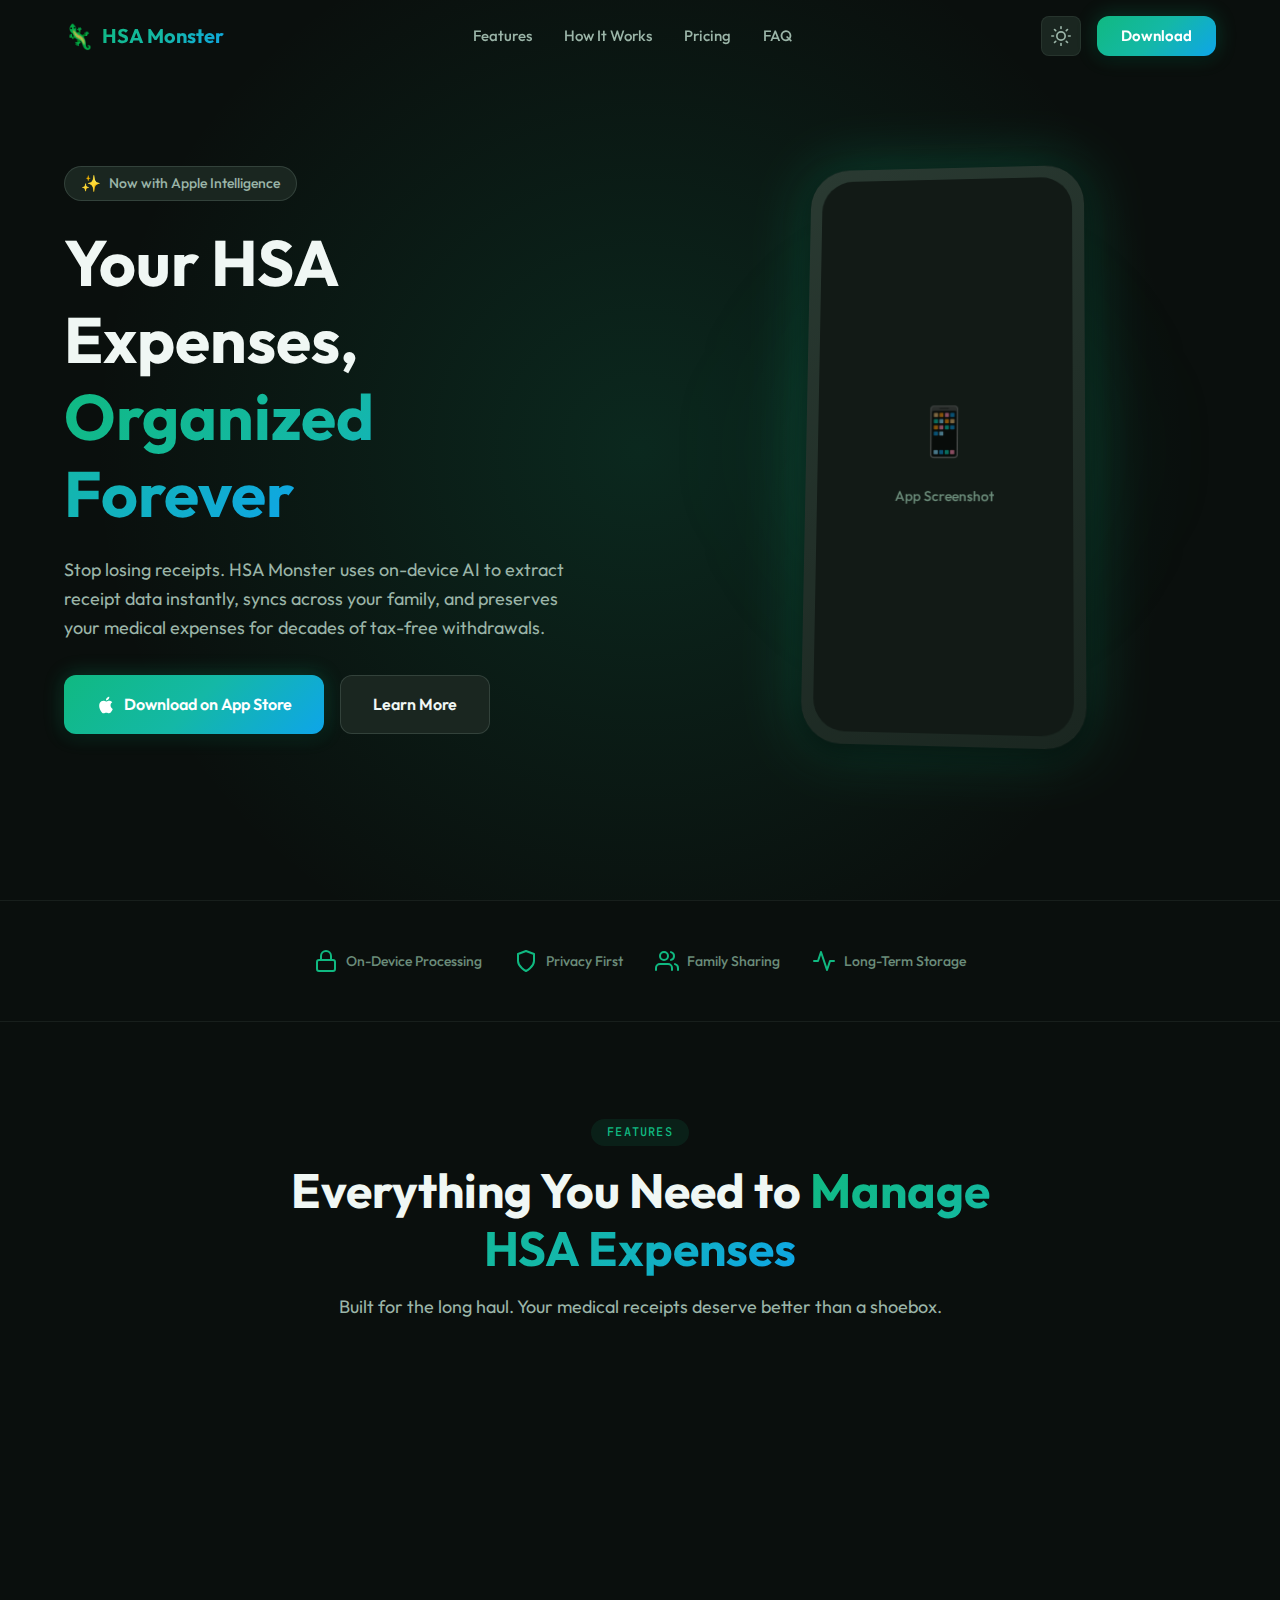
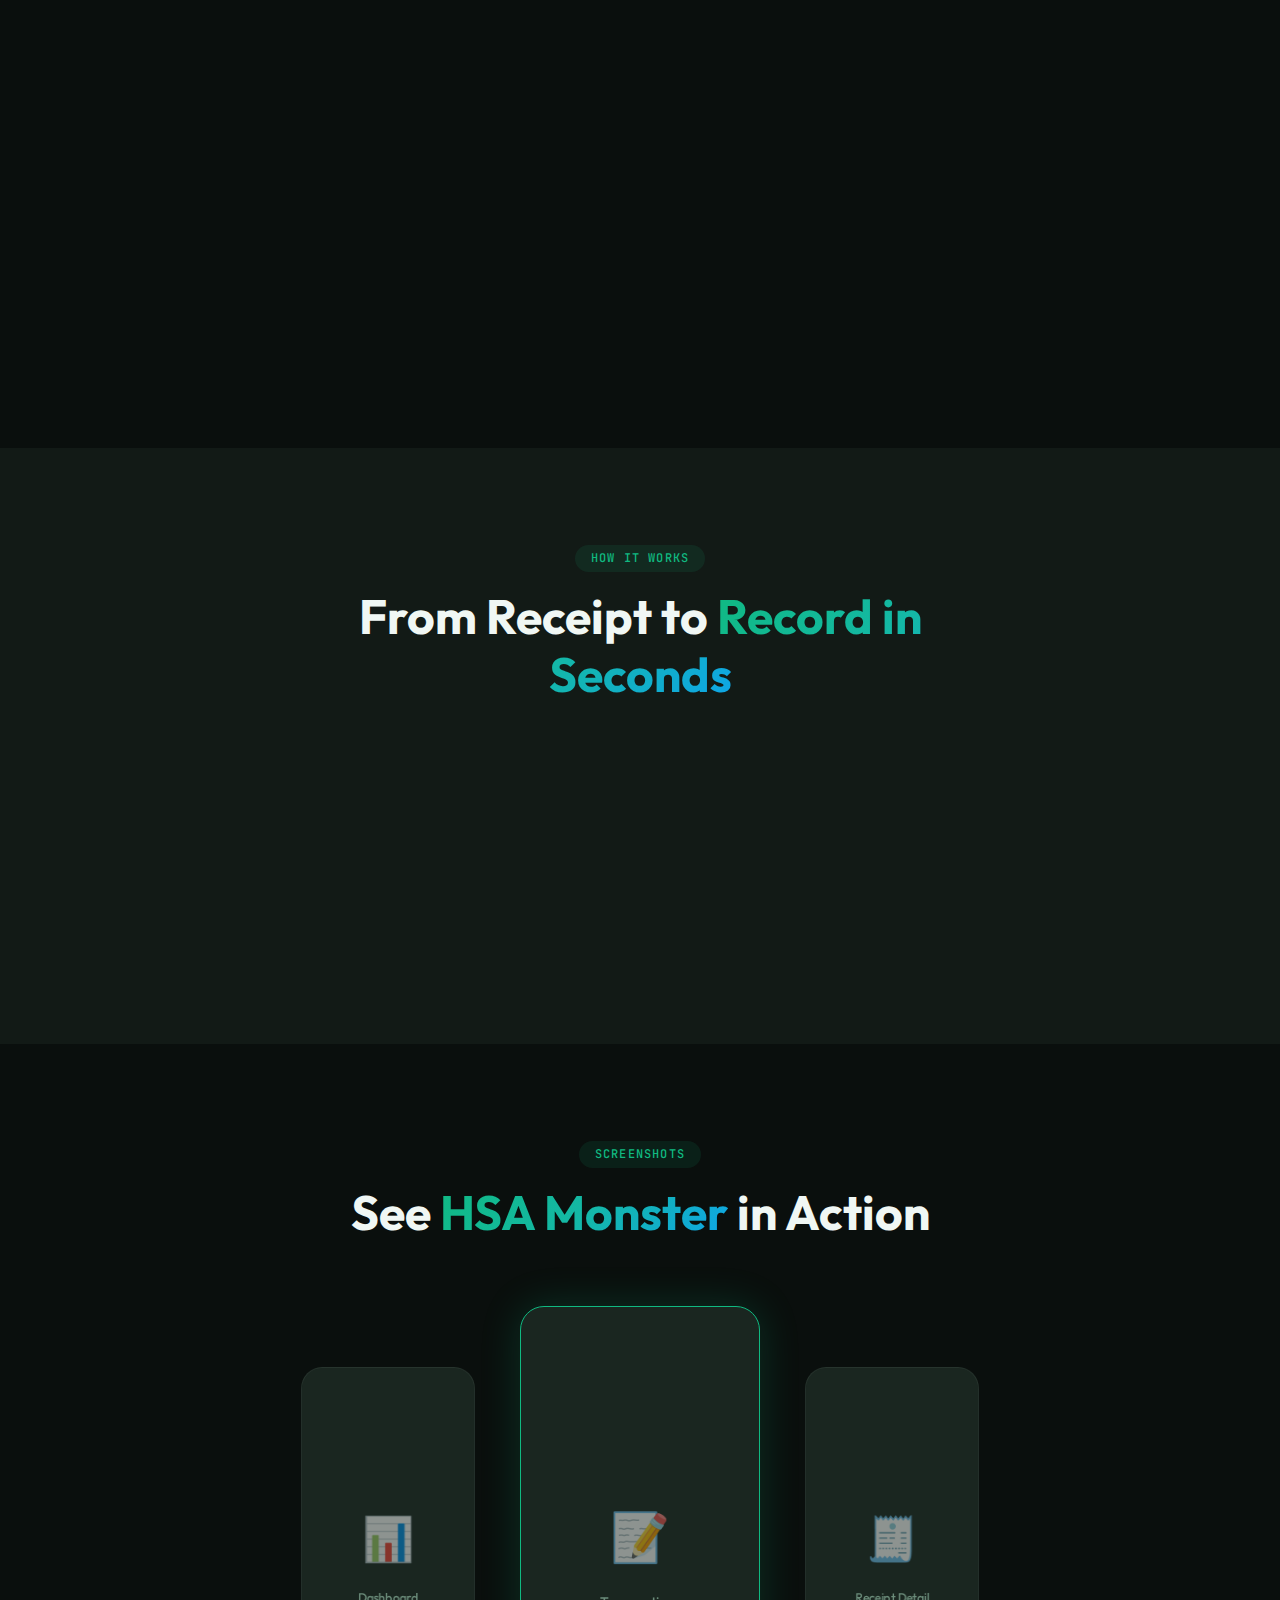
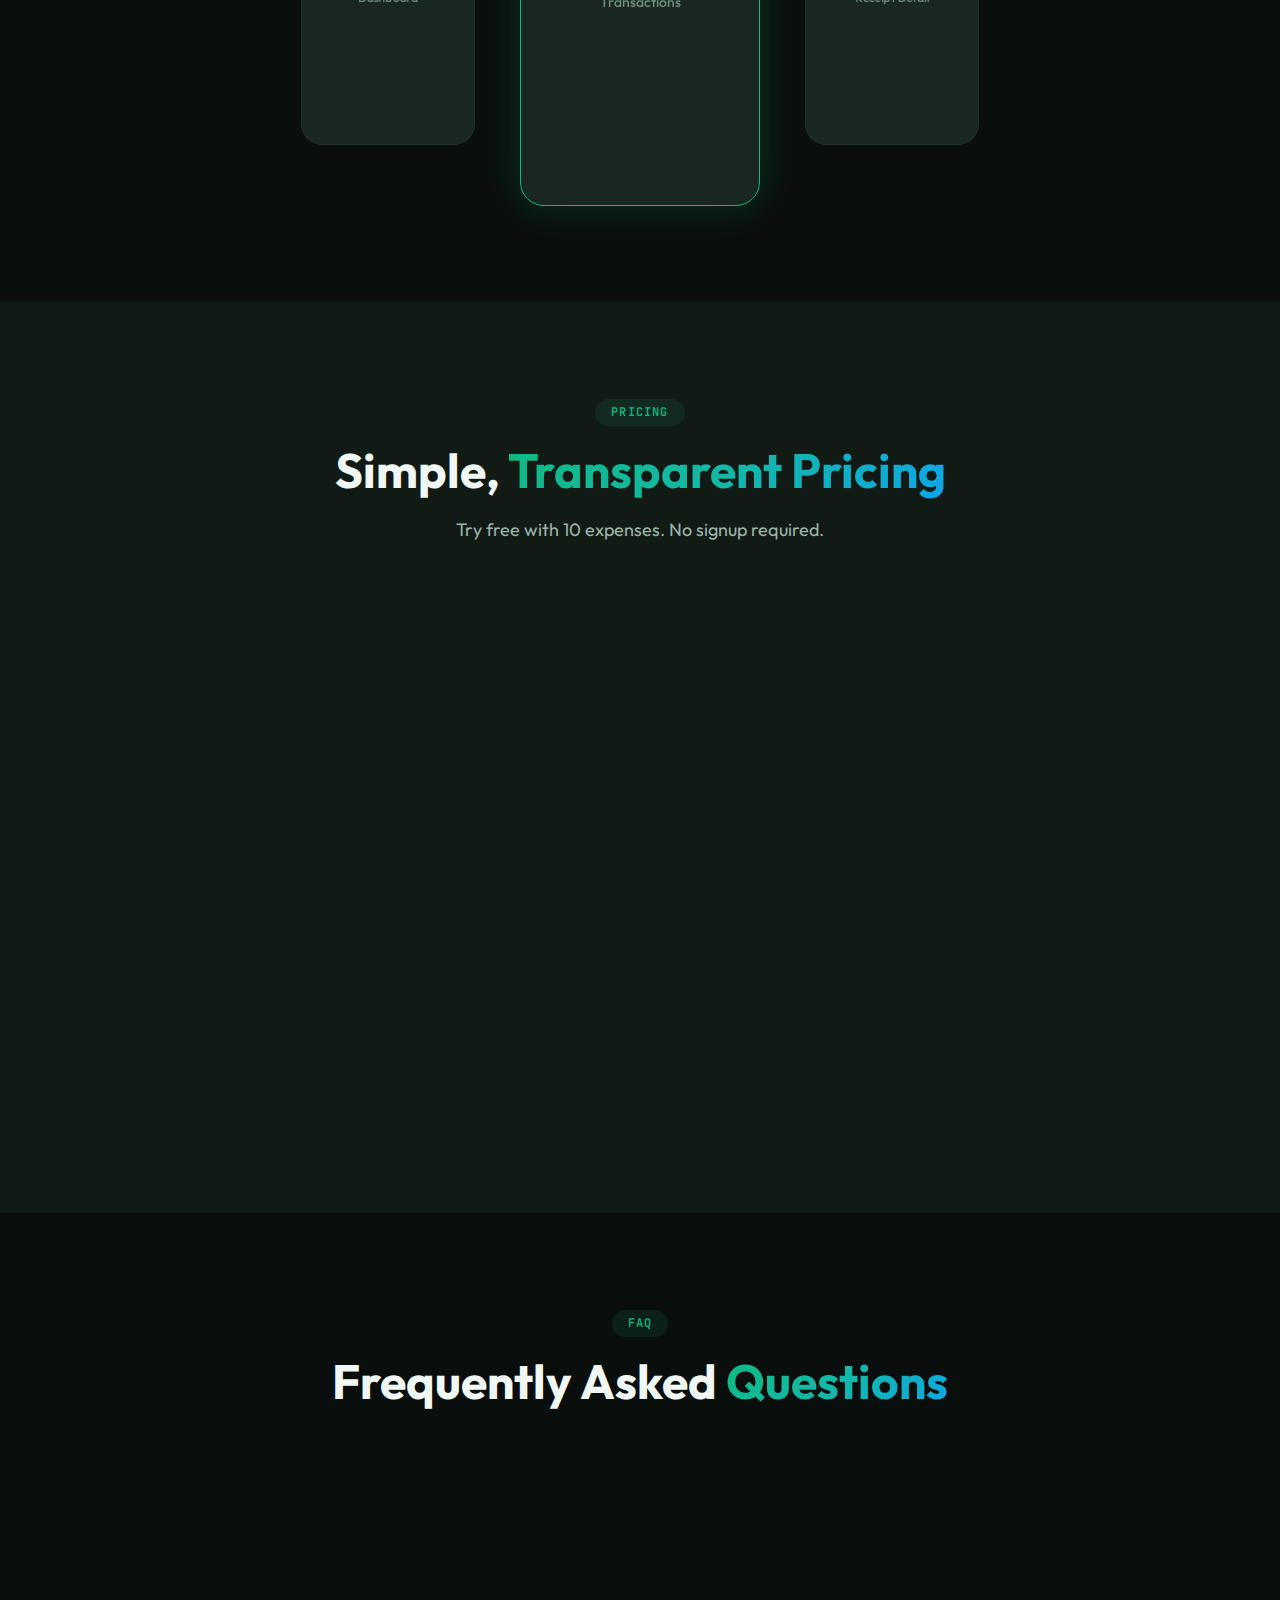
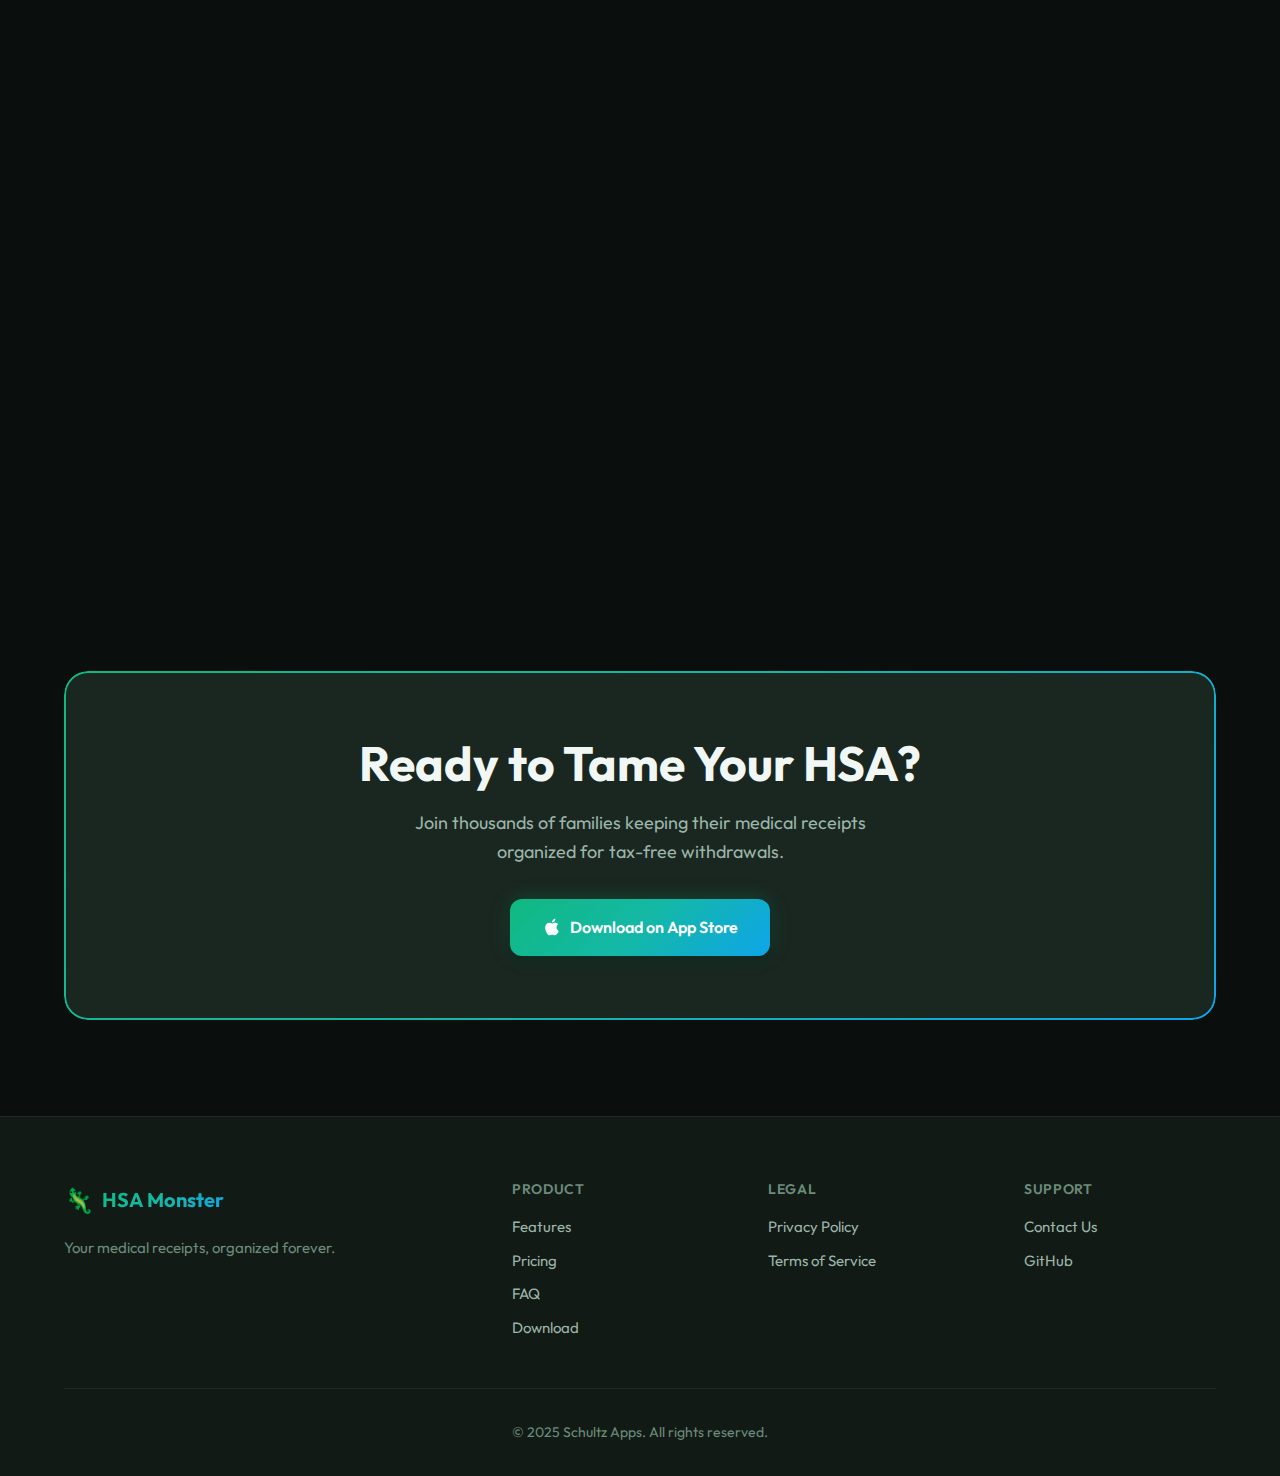
<file: Docs/index.html>
<!DOCTYPE html>
<html lang="en" data-theme="dark">
<head>
    <meta charset="UTF-8">
    <meta name="viewport" content="width=device-width, initial-scale=1.0">
    <title>HSA Monster - Smart HSA Expense Tracking</title>
    <meta name="description" content="Track HSA expenses effortlessly with AI-powered receipt scanning, family sharing, and long-term data preservation. Your medical receipts, organized for decades.">
    <meta name="keywords" content="HSA, Health Savings Account, expense tracking, receipt scanner, medical expenses, tax documents">

    <!-- Open Graph -->
    <meta property="og:title" content="HSA Monster - Smart HSA Expense Tracking">
    <meta property="og:description" content="Track HSA expenses effortlessly with AI-powered receipt scanning and family sharing.">
    <meta property="og:type" content="website">
    <meta property="og:url" content="https://yourusername.github.io/hsa-monster/">

    <!-- Fonts -->
    <link rel="preconnect" href="https://fonts.googleapis.com">
    <link rel="preconnect" href="https://fonts.gstatic.com" crossorigin>
    <link href="https://fonts.googleapis.com/css2?family=Outfit:wght@300;400;500;600;700;800&family=JetBrains+Mono:wght@400;500&display=swap" rel="stylesheet">

    <!-- Styles -->
    <link rel="stylesheet" href="styles.css">

    <!-- Favicon -->
    <link rel="icon" type="image/png" href="images/favicon.png">
</head>
<body>
    <!-- Navigation -->
    <nav class="navbar">
        <div class="nav-container">
            <a href="#" class="nav-logo">
                <span class="logo-icon">🦎</span>
                <span class="logo-text">HSA Monster</span>
            </a>
            <div class="nav-links">
                <a href="#features">Features</a>
                <a href="#how-it-works">How It Works</a>
                <a href="#pricing">Pricing</a>
                <a href="#faq">FAQ</a>
            </div>
            <div class="nav-actions">
                <button class="theme-toggle" aria-label="Toggle theme">
                    <svg class="sun-icon" xmlns="http://www.w3.org/2000/svg" width="20" height="20" viewBox="0 0 24 24" fill="none" stroke="currentColor" stroke-width="2" stroke-linecap="round" stroke-linejoin="round"><circle cx="12" cy="12" r="5"/><line x1="12" y1="1" x2="12" y2="3"/><line x1="12" y1="21" x2="12" y2="23"/><line x1="4.22" y1="4.22" x2="5.64" y2="5.64"/><line x1="18.36" y1="18.36" x2="19.78" y2="19.78"/><line x1="1" y1="12" x2="3" y2="12"/><line x1="21" y1="12" x2="23" y2="12"/><line x1="4.22" y1="19.78" x2="5.64" y2="18.36"/><line x1="18.36" y1="5.64" x2="19.78" y2="4.22"/></svg>
                    <svg class="moon-icon" xmlns="http://www.w3.org/2000/svg" width="20" height="20" viewBox="0 0 24 24" fill="none" stroke="currentColor" stroke-width="2" stroke-linecap="round" stroke-linejoin="round"><path d="M21 12.79A9 9 0 1 1 11.21 3 7 7 0 0 0 21 12.79z"/></svg>
                </button>
                <a href="#download" class="btn btn-primary">Download</a>
            </div>
            <button class="mobile-menu-btn" aria-label="Toggle menu">
                <span></span>
                <span></span>
                <span></span>
            </button>
        </div>
    </nav>

    <!-- Hero Section -->
    <section class="hero">
        <div class="hero-bg"></div>
        <div class="hero-container">
            <div class="hero-content">
                <span class="hero-badge">
                    <span class="badge-icon">✨</span>
                    Now with Apple Intelligence
                </span>
                <h1 class="hero-title">
                    Your HSA Expenses,
                    <span class="gradient-text">Organized Forever</span>
                </h1>
                <p class="hero-description">
                    Stop losing receipts. HSA Monster uses on-device AI to extract receipt data instantly,
                    syncs across your family, and preserves your medical expenses for decades of tax-free withdrawals.
                </p>
                <div class="hero-ctas">
                    <a href="#download" class="btn btn-primary btn-large">
                        <svg xmlns="http://www.w3.org/2000/svg" width="20" height="20" viewBox="0 0 24 24" fill="currentColor"><path d="M18.71 19.5c-.83 1.24-1.71 2.45-3.05 2.47-1.34.03-1.77-.79-3.29-.79-1.53 0-2 .77-3.27.82-1.31.05-2.3-1.32-3.14-2.53C4.25 17 2.94 12.45 4.7 9.39c.87-1.52 2.43-2.48 4.12-2.51 1.28-.02 2.5.87 3.29.87.78 0 2.26-1.07 3.81-.91.65.03 2.47.26 3.64 1.98-.09.06-2.17 1.28-2.15 3.81.03 3.02 2.65 4.03 2.68 4.04-.03.07-.42 1.44-1.38 2.83M13 3.5c.73-.83 1.94-1.46 2.94-1.5.13 1.17-.34 2.35-1.04 3.19-.69.85-1.83 1.51-2.95 1.42-.15-1.15.41-2.35 1.05-3.11z"/></svg>
                        Download on App Store
                    </a>
                    <a href="#features" class="btn btn-secondary btn-large">
                        Learn More
                    </a>
                </div>
            </div>
            <div class="hero-mockup">
                <div class="mockup-glow"></div>
                <div class="phone-frame">
                    <div class="phone-screen">
                        <!-- Replace with your app screenshot -->
                        <div class="placeholder-screen">
                            <span class="placeholder-icon">📱</span>
                            <span class="placeholder-text">App Screenshot</span>
                        </div>
                    </div>
                </div>
            </div>
        </div>
    </section>

    <!-- Trust Badges -->
    <section class="trust-section">
        <div class="container">
            <div class="trust-badges">
                <div class="trust-badge">
                    <svg xmlns="http://www.w3.org/2000/svg" width="24" height="24" viewBox="0 0 24 24" fill="none" stroke="currentColor" stroke-width="2" stroke-linecap="round" stroke-linejoin="round"><rect x="3" y="11" width="18" height="11" rx="2" ry="2"/><path d="M7 11V7a5 5 0 0 1 10 0v4"/></svg>
                    <span>On-Device Processing</span>
                </div>
                <div class="trust-badge">
                    <svg xmlns="http://www.w3.org/2000/svg" width="24" height="24" viewBox="0 0 24 24" fill="none" stroke="currentColor" stroke-width="2" stroke-linecap="round" stroke-linejoin="round"><path d="M12 22s8-4 8-10V5l-8-3-8 3v7c0 6 8 10 8 10z"/></svg>
                    <span>Privacy First</span>
                </div>
                <div class="trust-badge">
                    <svg xmlns="http://www.w3.org/2000/svg" width="24" height="24" viewBox="0 0 24 24" fill="none" stroke="currentColor" stroke-width="2" stroke-linecap="round" stroke-linejoin="round"><path d="M17 21v-2a4 4 0 0 0-4-4H5a4 4 0 0 0-4 4v2"/><circle cx="9" cy="7" r="4"/><path d="M23 21v-2a4 4 0 0 0-3-3.87"/><path d="M16 3.13a4 4 0 0 1 0 7.75"/></svg>
                    <span>Family Sharing</span>
                </div>
                <div class="trust-badge">
                    <svg xmlns="http://www.w3.org/2000/svg" width="24" height="24" viewBox="0 0 24 24" fill="none" stroke="currentColor" stroke-width="2" stroke-linecap="round" stroke-linejoin="round"><polyline points="22 12 18 12 15 21 9 3 6 12 2 12"/></svg>
                    <span>Long-Term Storage</span>
                </div>
            </div>
        </div>
    </section>

    <!-- Features Section -->
    <section id="features" class="features-section">
        <div class="container">
            <div class="section-header">
                <span class="section-label">Features</span>
                <h2 class="section-title">Everything You Need to <span class="gradient-text">Manage HSA Expenses</span></h2>
                <p class="section-description">
                    Built for the long haul. Your medical receipts deserve better than a shoebox.
                </p>
            </div>
            <div class="features-grid">
                <div class="feature-card">
                    <div class="feature-icon">
                        <svg xmlns="http://www.w3.org/2000/svg" width="28" height="28" viewBox="0 0 24 24" fill="none" stroke="currentColor" stroke-width="2" stroke-linecap="round" stroke-linejoin="round"><path d="M12 2a10 10 0 1 0 10 10H12V2z"/><path d="M12 2a10 10 0 0 1 10 10"/><circle cx="12" cy="12" r="6"/><circle cx="12" cy="12" r="2"/></svg>
                    </div>
                    <h3 class="feature-title">Apple Intelligence</h3>
                    <p class="feature-description">
                        On-device AI extracts provider, amount, date, and description from receipts automatically. No data ever leaves your device.
                    </p>
                </div>
                <div class="feature-card">
                    <div class="feature-icon">
                        <svg xmlns="http://www.w3.org/2000/svg" width="28" height="28" viewBox="0 0 24 24" fill="none" stroke="currentColor" stroke-width="2" stroke-linecap="round" stroke-linejoin="round"><path d="M23 19a2 2 0 0 1-2 2H3a2 2 0 0 1-2-2V8a2 2 0 0 1 2-2h4l2-3h6l2 3h4a2 2 0 0 1 2 2z"/><circle cx="12" cy="13" r="4"/></svg>
                    </div>
                    <h3 class="feature-title">Smart Capture</h3>
                    <p class="feature-description">
                        Scan receipts with automatic edge detection, import from Photos, or share directly from email and messages.
                    </p>
                </div>
                <div class="feature-card">
                    <div class="feature-icon">
                        <svg xmlns="http://www.w3.org/2000/svg" width="28" height="28" viewBox="0 0 24 24" fill="none" stroke="currentColor" stroke-width="2" stroke-linecap="round" stroke-linejoin="round"><path d="M17 21v-2a4 4 0 0 0-4-4H5a4 4 0 0 0-4 4v2"/><circle cx="9" cy="7" r="4"/><path d="M23 21v-2a4 4 0 0 0-3-3.87"/><path d="M16 3.13a4 4 0 0 1 0 7.75"/></svg>
                    </div>
                    <h3 class="feature-title">Family Sharing</h3>
                    <p class="feature-description">
                        Share your HSA with family members via iCloud. Everyone can add receipts, and everything stays in sync.
                    </p>
                </div>
                <div class="feature-card">
                    <div class="feature-icon">
                        <svg xmlns="http://www.w3.org/2000/svg" width="28" height="28" viewBox="0 0 24 24" fill="none" stroke="currentColor" stroke-width="2" stroke-linecap="round" stroke-linejoin="round"><path d="M21 15v4a2 2 0 0 1-2 2H5a2 2 0 0 1-2-2v-4"/><polyline points="17 8 12 3 7 8"/><line x1="12" y1="3" x2="12" y2="15"/></svg>
                    </div>
                    <h3 class="feature-title">iCloud Backup</h3>
                    <p class="feature-description">
                        Receipts stored in iCloud Drive are accessible from Files app. Your data is yours, always exportable.
                    </p>
                </div>
                <div class="feature-card">
                    <div class="feature-icon">
                        <svg xmlns="http://www.w3.org/2000/svg" width="28" height="28" viewBox="0 0 24 24" fill="none" stroke="currentColor" stroke-width="2" stroke-linecap="round" stroke-linejoin="round"><circle cx="12" cy="12" r="10"/><polyline points="12 6 12 12 16 14"/></svg>
                    </div>
                    <h3 class="feature-title">Decades of Storage</h3>
                    <p class="feature-description">
                        HSA funds never expire. Neither should your receipts. Built for 30+ years of reliable record keeping.
                    </p>
                </div>
                <div class="feature-card">
                    <div class="feature-icon">
                        <svg xmlns="http://www.w3.org/2000/svg" width="28" height="28" viewBox="0 0 24 24" fill="none" stroke="currentColor" stroke-width="2" stroke-linecap="round" stroke-linejoin="round"><rect x="3" y="4" width="18" height="18" rx="2" ry="2"/><line x1="16" y1="2" x2="16" y2="6"/><line x1="8" y1="2" x2="8" y2="6"/><line x1="3" y1="10" x2="21" y2="10"/></svg>
                    </div>
                    <h3 class="feature-title">Transaction Tracking</h3>
                    <p class="feature-description">
                        Log every HSA expense with provider, amount, date, and category. Filter and search your complete history.
                    </p>
                </div>
            </div>
        </div>
    </section>

    <!-- How It Works -->
    <section id="how-it-works" class="how-it-works-section">
        <div class="container">
            <div class="section-header">
                <span class="section-label">How It Works</span>
                <h2 class="section-title">From Receipt to <span class="gradient-text">Record in Seconds</span></h2>
            </div>
            <div class="steps-grid">
                <div class="step-card">
                    <div class="step-number">1</div>
                    <h3 class="step-title">Capture</h3>
                    <p class="step-description">
                        Scan a receipt, import from photos, or share directly from email. The app handles any format.
                    </p>
                </div>
                <div class="step-card">
                    <div class="step-number">2</div>
                    <h3 class="step-title">Extract</h3>
                    <p class="step-description">
                        Apple Intelligence reads the receipt and extracts provider, amount, date, and description automatically.
                    </p>
                </div>
                <div class="step-card">
                    <div class="step-number">3</div>
                    <h3 class="step-title">Review</h3>
                    <p class="step-description">
                        Verify the extracted data with confidence indicators. Make quick edits if needed.
                    </p>
                </div>
                <div class="step-card">
                    <div class="step-number">4</div>
                    <h3 class="step-title">Done</h3>
                    <p class="step-description">
                        Your receipt is stored securely in iCloud, synced to family members, and preserved forever.
                    </p>
                </div>
            </div>
        </div>
    </section>

    <!-- Screenshots -->
    <section class="screenshots-section">
        <div class="container">
            <div class="section-header">
                <span class="section-label">Screenshots</span>
                <h2 class="section-title">See <span class="gradient-text">HSA Monster</span> in Action</h2>
            </div>
            <div class="screenshots-gallery">
                <div class="screenshot-item">
                    <div class="screenshot-frame">
                        <div class="placeholder-screen">
                            <span class="placeholder-icon">📊</span>
                            <span class="placeholder-text">Dashboard</span>
                        </div>
                    </div>
                </div>
                <div class="screenshot-item featured">
                    <div class="screenshot-frame">
                        <div class="placeholder-screen">
                            <span class="placeholder-icon">📝</span>
                            <span class="placeholder-text">Transactions</span>
                        </div>
                    </div>
                </div>
                <div class="screenshot-item">
                    <div class="screenshot-frame">
                        <div class="placeholder-screen">
                            <span class="placeholder-icon">🧾</span>
                            <span class="placeholder-text">Receipt Detail</span>
                        </div>
                    </div>
                </div>
            </div>
        </div>
    </section>

    <!-- Pricing -->
    <section id="pricing" class="pricing-section">
        <div class="container">
            <div class="section-header">
                <span class="section-label">Pricing</span>
                <h2 class="section-title">Simple, <span class="gradient-text">Transparent Pricing</span></h2>
                <p class="section-description">
                    Try free with 10 expenses. No signup required.
                </p>
            </div>
            <div class="pricing-grid">
                <div class="pricing-card">
                    <div class="pricing-header">
                        <h3 class="pricing-tier">Free Trial</h3>
                        <div class="pricing-price">
                            <span class="price-amount">10</span>
                            <span class="price-period">expenses free</span>
                        </div>
                    </div>
                    <ul class="pricing-features">
                        <li>
                            <svg xmlns="http://www.w3.org/2000/svg" width="20" height="20" viewBox="0 0 24 24" fill="none" stroke="currentColor" stroke-width="2" stroke-linecap="round" stroke-linejoin="round"><polyline points="20 6 9 17 4 12"/></svg>
                            No signup required
                        </li>
                        <li>
                            <svg xmlns="http://www.w3.org/2000/svg" width="20" height="20" viewBox="0 0 24 24" fill="none" stroke="currentColor" stroke-width="2" stroke-linecap="round" stroke-linejoin="round"><polyline points="20 6 9 17 4 12"/></svg>
                            All features included
                        </li>
                        <li>
                            <svg xmlns="http://www.w3.org/2000/svg" width="20" height="20" viewBox="0 0 24 24" fill="none" stroke="currentColor" stroke-width="2" stroke-linecap="round" stroke-linejoin="round"><polyline points="20 6 9 17 4 12"/></svg>
                            AI-powered extraction
                        </li>
                        <li>
                            <svg xmlns="http://www.w3.org/2000/svg" width="20" height="20" viewBox="0 0 24 24" fill="none" stroke="currentColor" stroke-width="2" stroke-linecap="round" stroke-linejoin="round"><polyline points="20 6 9 17 4 12"/></svg>
                            Try before you buy
                        </li>
                    </ul>
                    <a href="#download" class="btn btn-secondary">Try Free</a>
                </div>
                <div class="pricing-card">
                    <div class="pricing-header">
                        <h3 class="pricing-tier">Flexible</h3>
                        <div class="pricing-price">
                            <span class="price-amount">$8.99</span>
                            <span class="price-period">/week</span>
                        </div>
                    </div>
                    <ul class="pricing-features">
                        <li>
                            <svg xmlns="http://www.w3.org/2000/svg" width="20" height="20" viewBox="0 0 24 24" fill="none" stroke="currentColor" stroke-width="2" stroke-linecap="round" stroke-linejoin="round"><polyline points="20 6 9 17 4 12"/></svg>
                            Unlimited transactions
                        </li>
                        <li>
                            <svg xmlns="http://www.w3.org/2000/svg" width="20" height="20" viewBox="0 0 24 24" fill="none" stroke="currentColor" stroke-width="2" stroke-linecap="round" stroke-linejoin="round"><polyline points="20 6 9 17 4 12"/></svg>
                            Multiple HSA accounts
                        </li>
                        <li>
                            <svg xmlns="http://www.w3.org/2000/svg" width="20" height="20" viewBox="0 0 24 24" fill="none" stroke="currentColor" stroke-width="2" stroke-linecap="round" stroke-linejoin="round"><polyline points="20 6 9 17 4 12"/></svg>
                            AI-powered extraction
                        </li>
                        <li>
                            <svg xmlns="http://www.w3.org/2000/svg" width="20" height="20" viewBox="0 0 24 24" fill="none" stroke="currentColor" stroke-width="2" stroke-linecap="round" stroke-linejoin="round"><polyline points="20 6 9 17 4 12"/></svg>
                            Full archive export
                        </li>
                        <li>
                            <svg xmlns="http://www.w3.org/2000/svg" width="20" height="20" viewBox="0 0 24 24" fill="none" stroke="currentColor" stroke-width="2" stroke-linecap="round" stroke-linejoin="round"><polyline points="20 6 9 17 4 12"/></svg>
                            Perfect for infrequent use
                        </li>
                    </ul>
                    <a href="#download" class="btn btn-secondary">Subscribe Weekly</a>
                </div>
                <div class="pricing-card featured">
                    <div class="pricing-badge">Best Value</div>
                    <div class="pricing-header">
                        <h3 class="pricing-tier">Family Plan</h3>
                        <div class="pricing-price">
                            <span class="price-amount">$49.99</span>
                            <span class="price-period">/year</span>
                        </div>
                    </div>
                    <ul class="pricing-features">
                        <li>
                            <svg xmlns="http://www.w3.org/2000/svg" width="20" height="20" viewBox="0 0 24 24" fill="none" stroke="currentColor" stroke-width="2" stroke-linecap="round" stroke-linejoin="round"><polyline points="20 6 9 17 4 12"/></svg>
                            Unlimited transactions
                        </li>
                        <li>
                            <svg xmlns="http://www.w3.org/2000/svg" width="20" height="20" viewBox="0 0 24 24" fill="none" stroke="currentColor" stroke-width="2" stroke-linecap="round" stroke-linejoin="round"><polyline points="20 6 9 17 4 12"/></svg>
                            Multiple HSA accounts
                        </li>
                        <li>
                            <svg xmlns="http://www.w3.org/2000/svg" width="20" height="20" viewBox="0 0 24 24" fill="none" stroke="currentColor" stroke-width="2" stroke-linecap="round" stroke-linejoin="round"><polyline points="20 6 9 17 4 12"/></svg>
                            AI-powered extraction
                        </li>
                        <li>
                            <svg xmlns="http://www.w3.org/2000/svg" width="20" height="20" viewBox="0 0 24 24" fill="none" stroke="currentColor" stroke-width="2" stroke-linecap="round" stroke-linejoin="round"><polyline points="20 6 9 17 4 12"/></svg>
                            Apple Family Sharing included
                        </li>
                        <li>
                            <svg xmlns="http://www.w3.org/2000/svg" width="20" height="20" viewBox="0 0 24 24" fill="none" stroke="currentColor" stroke-width="2" stroke-linecap="round" stroke-linejoin="round"><polyline points="20 6 9 17 4 12"/></svg>
                            Share with up to 6 family members
                        </li>
                    </ul>
                    <a href="#download" class="btn btn-primary">Subscribe Yearly</a>
                </div>
            </div>
        </div>
    </section>

    <!-- FAQ -->
    <section id="faq" class="faq-section">
        <div class="container">
            <div class="section-header">
                <span class="section-label">FAQ</span>
                <h2 class="section-title">Frequently Asked <span class="gradient-text">Questions</span></h2>
            </div>
            <div class="faq-grid">
                <div class="faq-item">
                    <h3 class="faq-question">What is an HSA and why do I need to keep receipts?</h3>
                    <p class="faq-answer">
                        A Health Savings Account (HSA) lets you save pre-tax money for medical expenses. The key benefit: you can withdraw funds tax-free at any time—even decades later—for qualified medical expenses. Keeping receipts proves your expenses were qualified.
                    </p>
                </div>
                <div class="faq-item">
                    <h3 class="faq-question">Is my data secure?</h3>
                    <p class="faq-answer">
                        Yes. All AI processing happens on-device using Apple Intelligence—your receipts never leave your phone. Data syncs via iCloud with end-to-end encryption. We never see your data.
                    </p>
                </div>
                <div class="faq-item">
                    <h3 class="faq-question">Can I access my receipts from my computer?</h3>
                    <p class="faq-answer">
                        Yes! Receipts are stored in iCloud Drive and accessible from the Files app on any Apple device, or via iCloud.com on any computer.
                    </p>
                </div>
                <div class="faq-item">
                    <h3 class="faq-question">What if I switch phones?</h3>
                    <p class="faq-answer">
                        Your data syncs automatically via iCloud. When you sign in on a new device, all your transactions and receipts are there waiting.
                    </p>
                </div>
                <div class="faq-item">
                    <h3 class="faq-question">Can my spouse add receipts too?</h3>
                    <p class="faq-answer">
                        Absolutely! Premium members can invite family members to share the same HSA tracking. Everyone can add receipts, and changes sync instantly.
                    </p>
                </div>
                <div class="faq-item">
                    <h3 class="faq-question">What devices are supported?</h3>
                    <p class="faq-answer">
                        HSA Monster requires iOS 18.1 or later. Apple Intelligence features require compatible devices (iPhone 15 Pro or later, or any device with Apple Silicon and 8GB+ RAM).
                    </p>
                </div>
            </div>
        </div>
    </section>

    <!-- CTA Section -->
    <section id="download" class="cta-section">
        <div class="container">
            <div class="cta-box">
                <h2 class="cta-title">Ready to Tame Your HSA?</h2>
                <p class="cta-description">
                    Join thousands of families keeping their medical receipts organized for tax-free withdrawals.
                </p>
                <a href="#" class="btn btn-primary btn-large">
                    <svg xmlns="http://www.w3.org/2000/svg" width="20" height="20" viewBox="0 0 24 24" fill="currentColor"><path d="M18.71 19.5c-.83 1.24-1.71 2.45-3.05 2.47-1.34.03-1.77-.79-3.29-.79-1.53 0-2 .77-3.27.82-1.31.05-2.3-1.32-3.14-2.53C4.25 17 2.94 12.45 4.7 9.39c.87-1.52 2.43-2.48 4.12-2.51 1.28-.02 2.5.87 3.29.87.78 0 2.26-1.07 3.81-.91.65.03 2.47.26 3.64 1.98-.09.06-2.17 1.28-2.15 3.81.03 3.02 2.65 4.03 2.68 4.04-.03.07-.42 1.44-1.38 2.83M13 3.5c.73-.83 1.94-1.46 2.94-1.5.13 1.17-.34 2.35-1.04 3.19-.69.85-1.83 1.51-2.95 1.42-.15-1.15.41-2.35 1.05-3.11z"/></svg>
                    Download on App Store
                </a>
            </div>
        </div>
    </section>

    <!-- Footer -->
    <footer class="footer">
        <div class="container">
            <div class="footer-grid">
                <div class="footer-brand">
                    <a href="#" class="footer-logo">
                        <span class="logo-icon">🦎</span>
                        <span class="logo-text">HSA Monster</span>
                    </a>
                    <p class="footer-tagline">
                        Your medical receipts, organized forever.
                    </p>
                </div>
                <div class="footer-links">
                    <h4>Product</h4>
                    <ul>
                        <li><a href="#features">Features</a></li>
                        <li><a href="#pricing">Pricing</a></li>
                        <li><a href="#faq">FAQ</a></li>
                        <li><a href="#download">Download</a></li>
                    </ul>
                </div>
                <div class="footer-links">
                    <h4>Legal</h4>
                    <ul>
                        <li><a href="https://schultzapps.github.io/HSAMonster-App/Privacy_Policy.html">Privacy Policy</a></li>
                        <li><a href="https://schultzapps.github.io/HSAMonster-App/Terms_of_Service.html">Terms of Service</a></li>
                    </ul>
                </div>
                <div class="footer-links">
                    <h4>Support</h4>
                    <ul>
                        <li><a href="mailto:support@schultzapps.com">Contact Us</a></li>
                        <li><a href="https://github.com/schultzapps/HSAMonster-App">GitHub</a></li>
                    </ul>
                </div>
            </div>
            <div class="footer-bottom">
                <p>&copy; 2025 Schultz Apps. All rights reserved.</p>
            </div>
        </div>
    </footer>

    <!-- Scripts -->
    <script>
        // Theme Toggle
        const themeToggle = document.querySelector('.theme-toggle');
        const html = document.documentElement;

        // Check for saved theme preference
        const savedTheme = localStorage.getItem('theme') || 'dark';
        html.setAttribute('data-theme', savedTheme);

        themeToggle.addEventListener('click', () => {
            const currentTheme = html.getAttribute('data-theme');
            const newTheme = currentTheme === 'dark' ? 'light' : 'dark';
            html.setAttribute('data-theme', newTheme);
            localStorage.setItem('theme', newTheme);
        });

        // Mobile Menu Toggle
        const mobileMenuBtn = document.querySelector('.mobile-menu-btn');
        const navLinks = document.querySelector('.nav-links');

        mobileMenuBtn.addEventListener('click', () => {
            navLinks.classList.toggle('active');
            mobileMenuBtn.classList.toggle('active');
        });

        // Smooth Scroll
        document.querySelectorAll('a[href^="#"]').forEach(anchor => {
            anchor.addEventListener('click', function (e) {
                e.preventDefault();
                const target = document.querySelector(this.getAttribute('href'));
                if (target) {
                    target.scrollIntoView({
                        behavior: 'smooth',
                        block: 'start'
                    });
                    // Close mobile menu if open
                    navLinks.classList.remove('active');
                    mobileMenuBtn.classList.remove('active');
                }
            });
        });

        // Scroll Animations
        const observerOptions = {
            threshold: 0.1,
            rootMargin: '0px 0px -50px 0px'
        };

        const observer = new IntersectionObserver((entries) => {
            entries.forEach(entry => {
                if (entry.isIntersecting) {
                    entry.target.classList.add('animate-in');
                }
            });
        }, observerOptions);

        document.querySelectorAll('.feature-card, .step-card, .pricing-card, .faq-item').forEach(el => {
            observer.observe(el);
        });

        // Navbar scroll effect
        const navbar = document.querySelector('.navbar');
        window.addEventListener('scroll', () => {
            if (window.scrollY > 50) {
                navbar.classList.add('scrolled');
            } else {
                navbar.classList.remove('scrolled');
            }
        });
    </script>
</body>
</html>
</file>
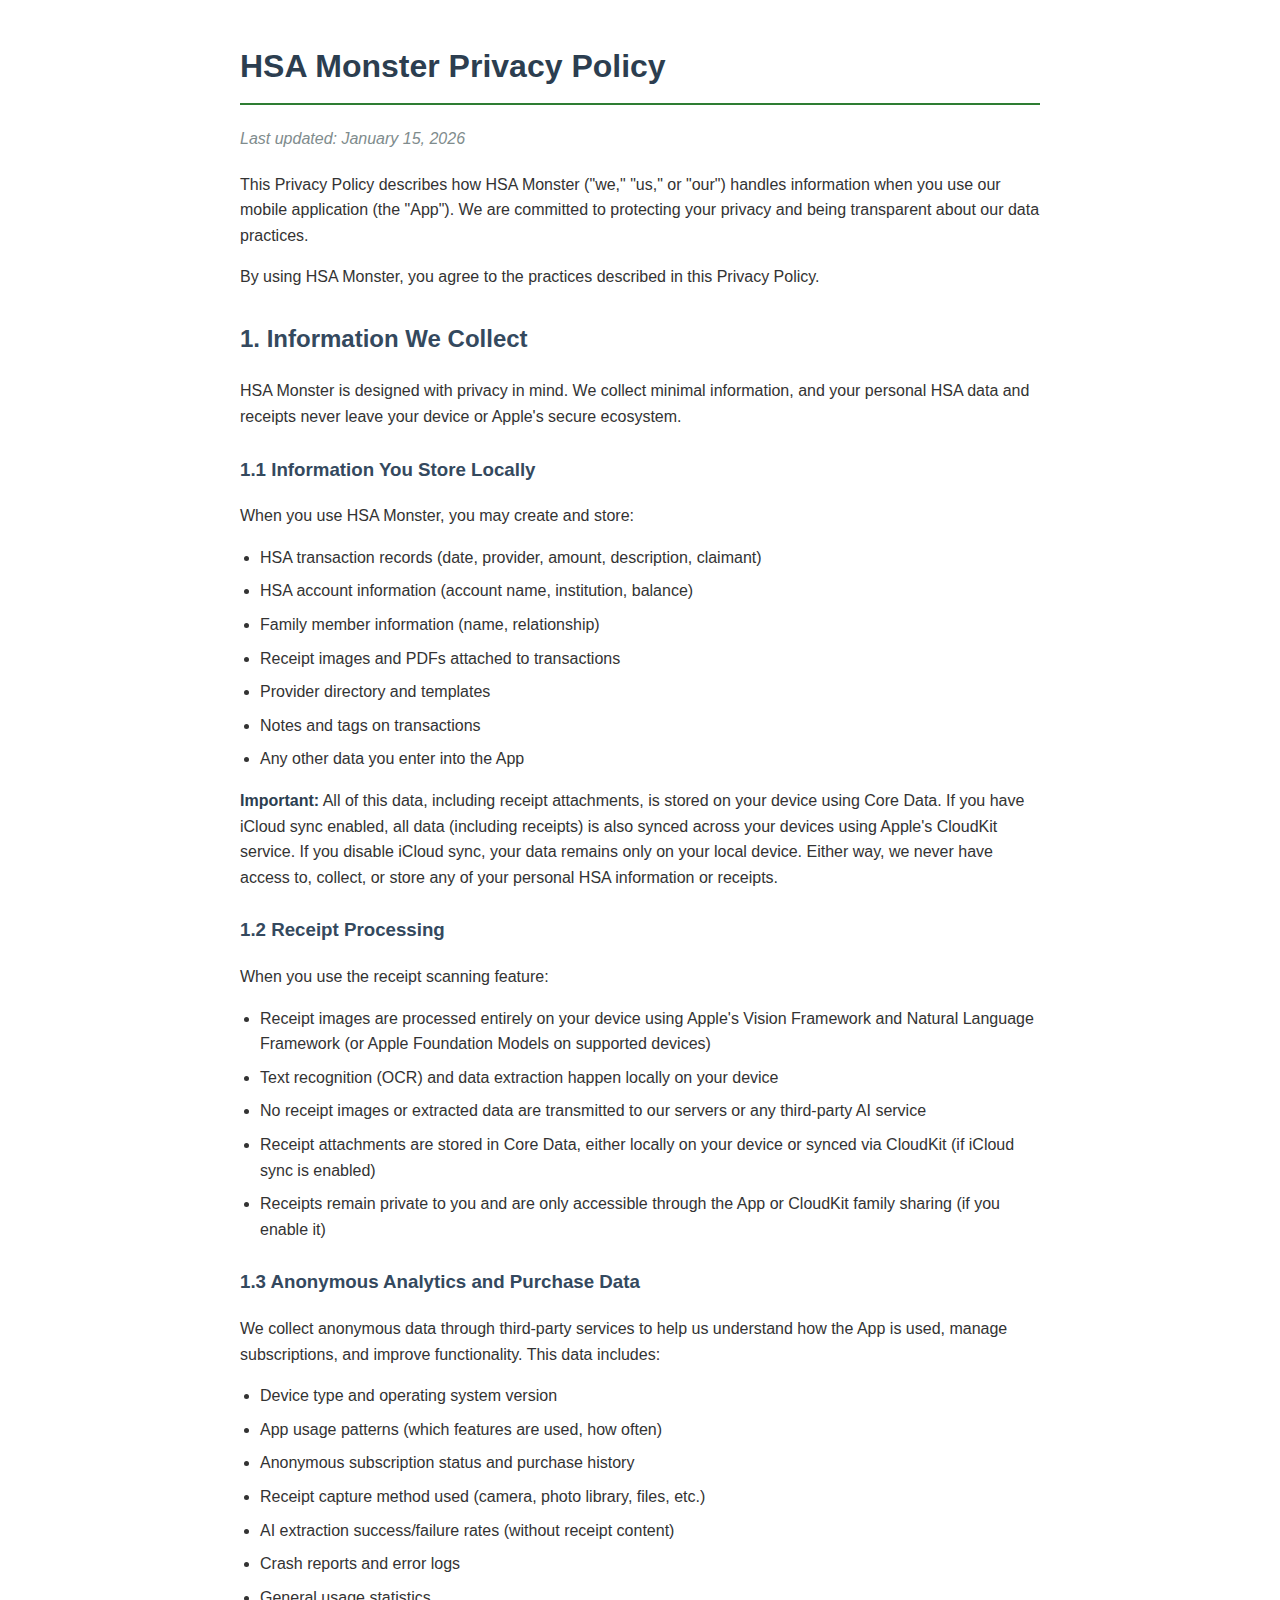
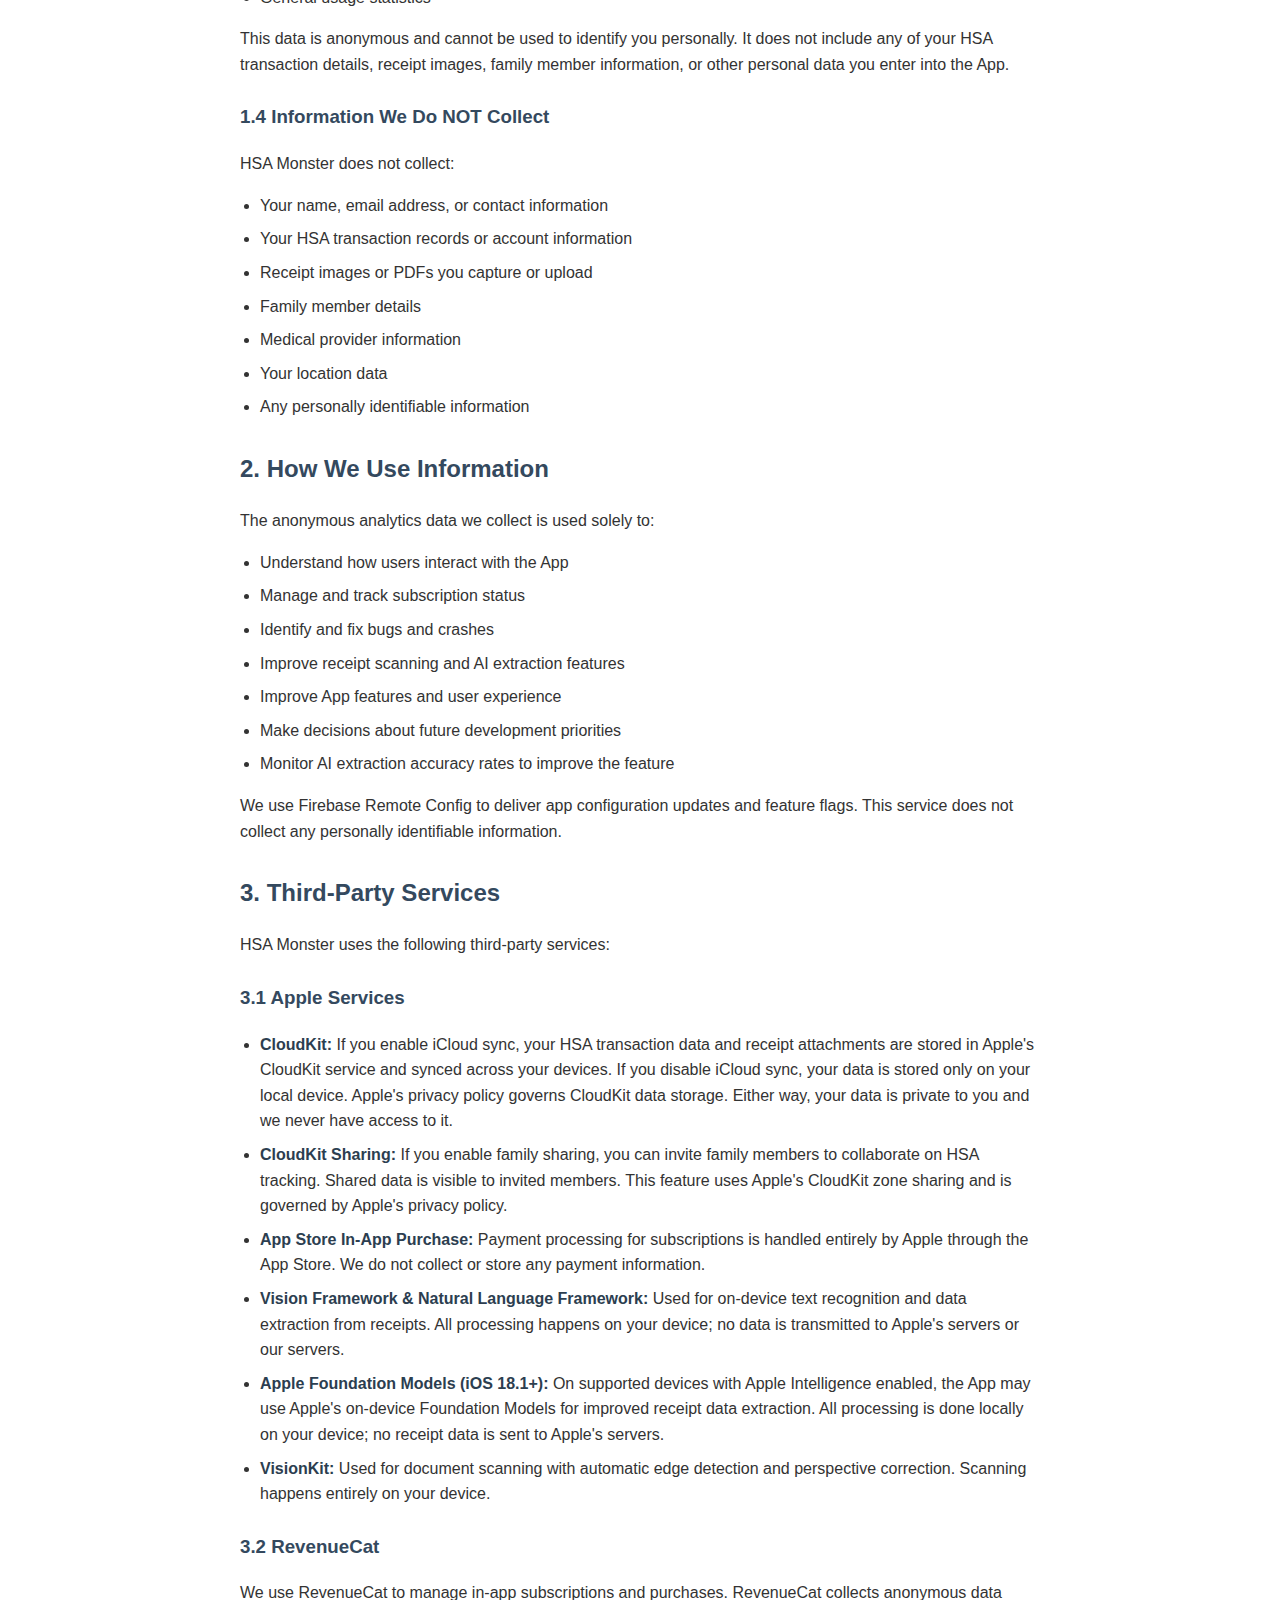
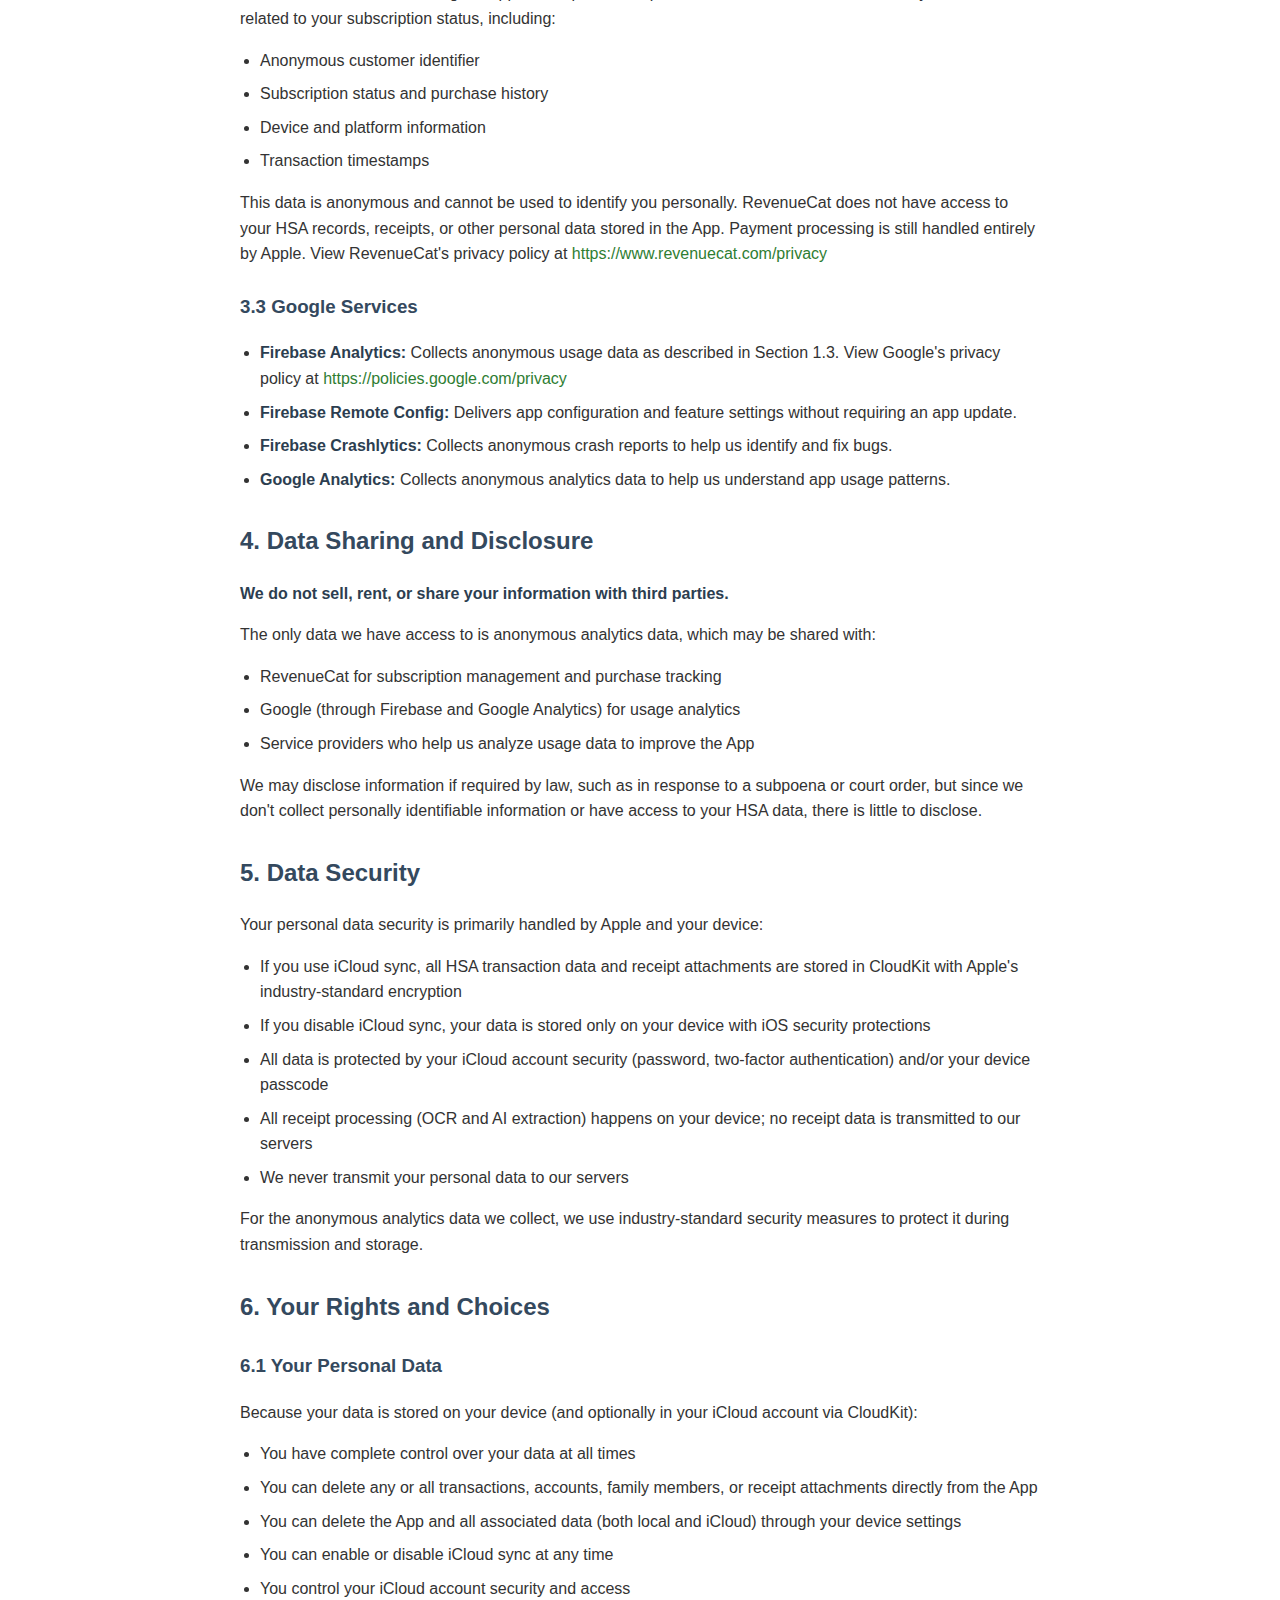
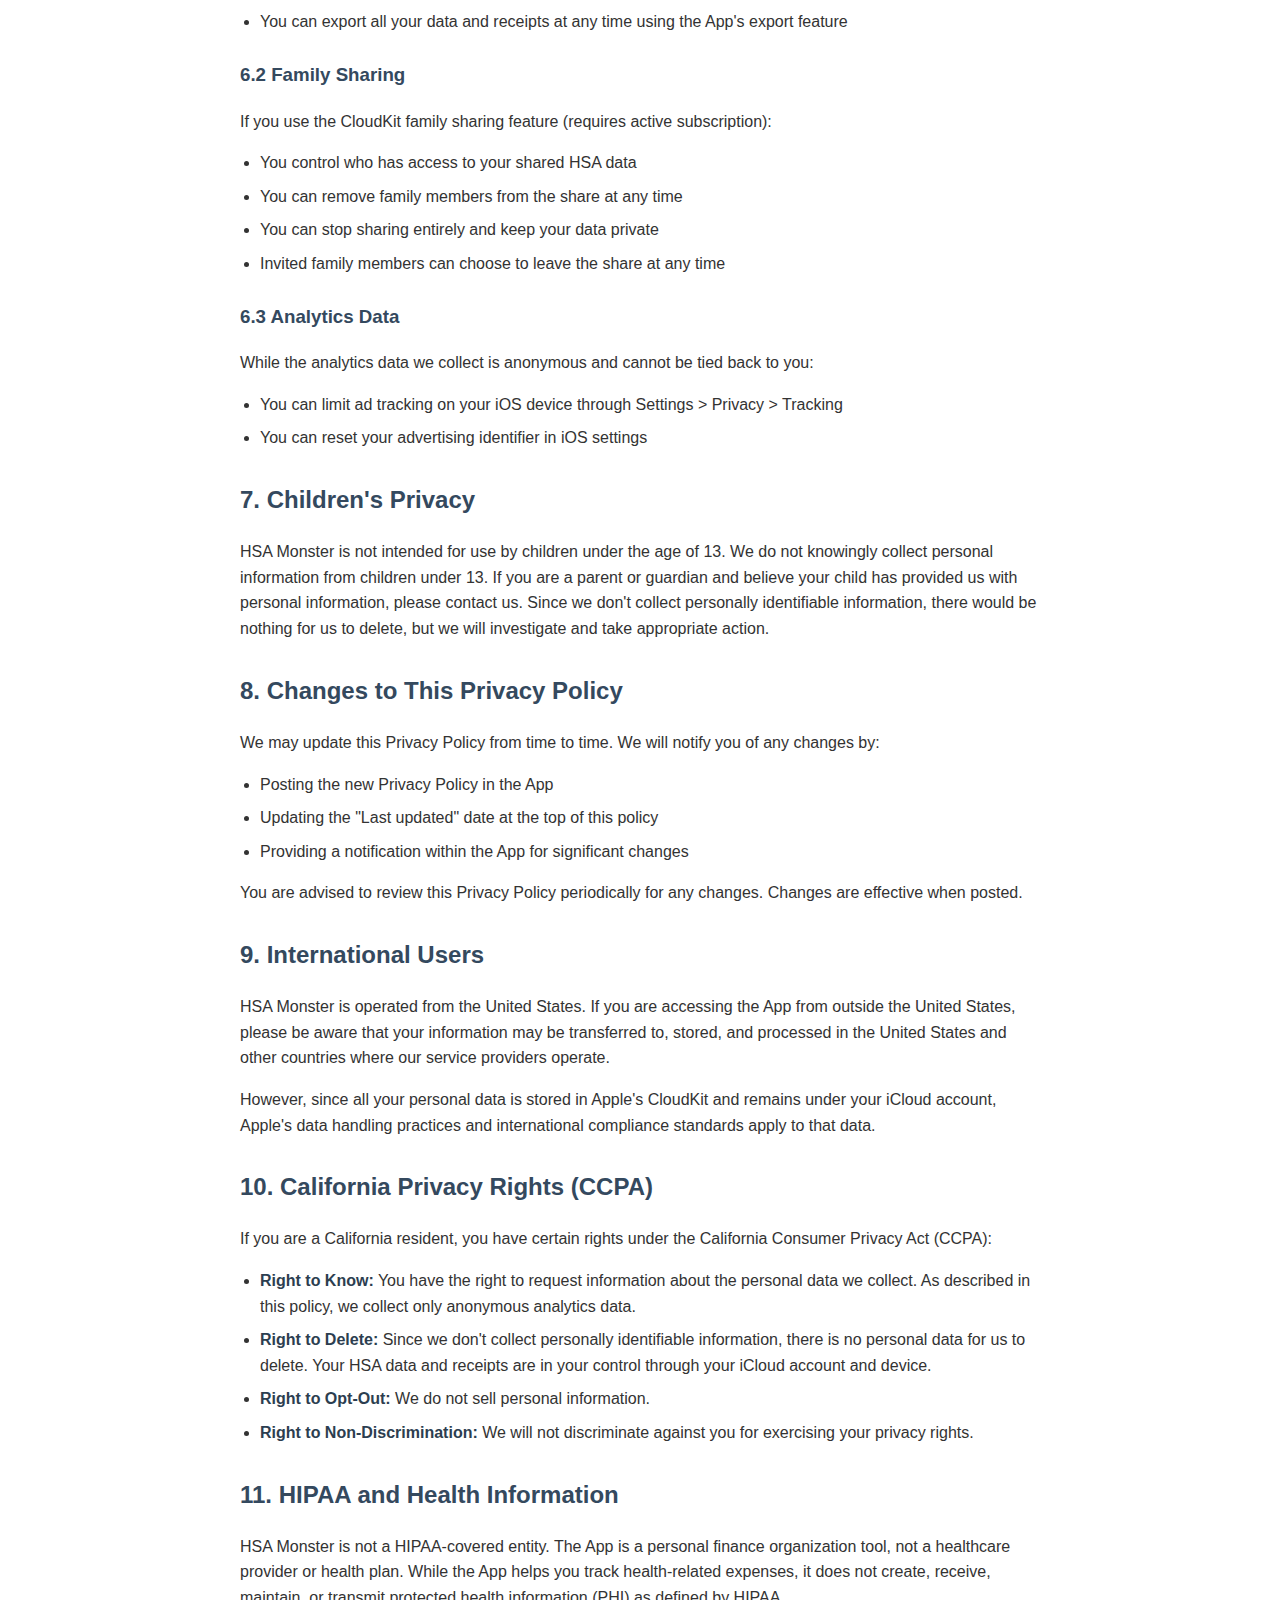
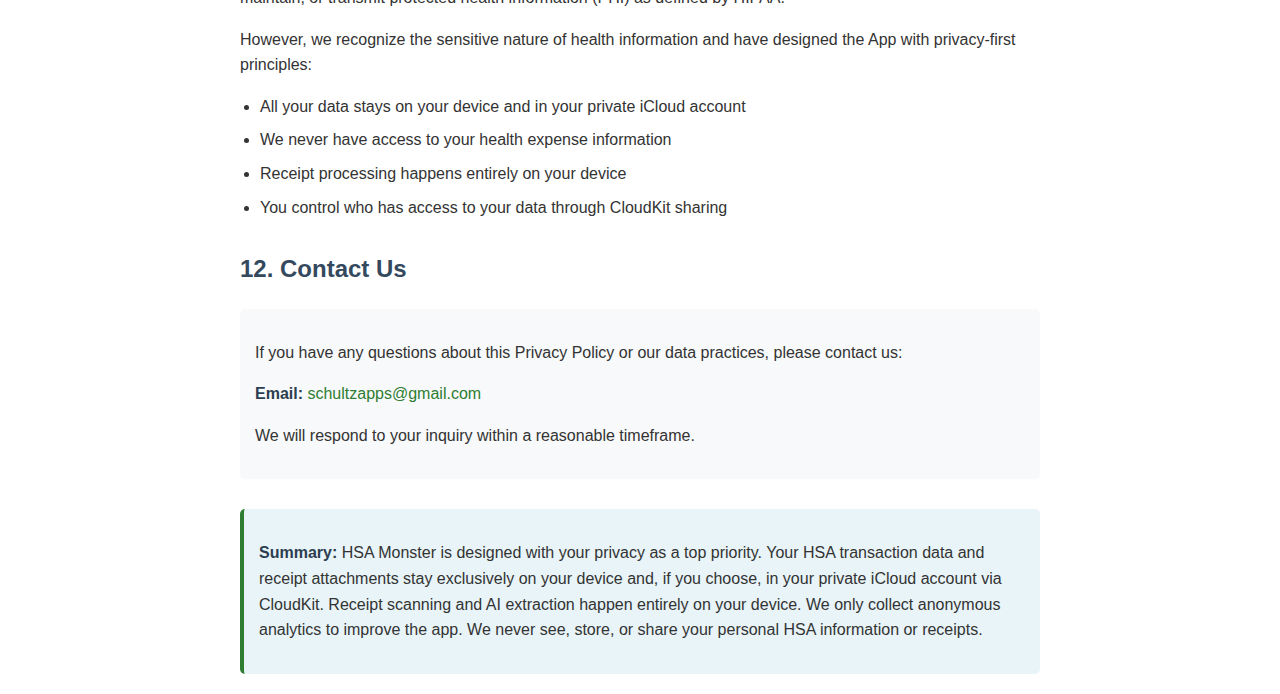
<file: Privacy_Policy.html>
<!DOCTYPE html>
<html lang="en">
<head>
    <meta charset="UTF-8">
    <meta name="viewport" content="width=device-width, initial-scale=1.0">
    <title>HSA Monster Privacy Policy</title>
    <style>
        body {
            font-family: -apple-system, BlinkMacSystemFont, 'Segoe UI', Roboto, Helvetica, Arial, sans-serif;
            line-height: 1.6;
            color: #333;
            max-width: 800px;
            margin: 0 auto;
            padding: 20px;
            background-color: #fff;
        }
        
        h1 {
            color: #2c3e50;
            border-bottom: 2px solid #2E7D32;
            padding-bottom: 10px;
        }
        
        h2 {
            color: #34495e;
            margin-top: 30px;
        }
        
        h3 {
            color: #34495e;
            margin-top: 25px;
        }
        
        ul {
            padding-left: 20px;
        }
        
        li {
            margin-bottom: 8px;
        }
        
        strong {
            color: #2c3e50;
        }
        
        .last-updated {
            font-style: italic;
            color: #7f8c8d;
            margin-bottom: 20px;
        }
        
        .summary-box {
            background-color: #e8f4f8;
            padding: 15px;
            border-radius: 5px;
            margin-top: 30px;
            border-left: 4px solid #2E7D32;
        }
        
        .contact-info {
            background-color: #f8f9fa;
            padding: 15px;
            border-radius: 5px;
            margin-top: 20px;
        }
        
        a {
            color: #2E7D32;
            text-decoration: none;
        }
        
        a:hover {
            text-decoration: underline;
        }
        
        @media (max-width: 600px) {
            body {
                padding: 15px;
            }
            
            h1 {
                font-size: 24px;
            }
            
            h2 {
                font-size: 20px;
            }
        }
    </style>
</head>
<body>
    <h1>HSA Monster Privacy Policy</h1>
    <p class="last-updated">Last updated: January 15, 2026</p>
    
    <p>This Privacy Policy describes how HSA Monster ("we," "us," or "our") handles information when you use our mobile application (the "App"). We are committed to protecting your privacy and being transparent about our data practices.</p>
    
    <p>By using HSA Monster, you agree to the practices described in this Privacy Policy.</p>
    
    <h2>1. Information We Collect</h2>
    
    <p>HSA Monster is designed with privacy in mind. We collect minimal information, and your personal HSA data and receipts never leave your device or Apple's secure ecosystem.</p>
    
    <h3>1.1 Information You Store Locally</h3>
    
    <p>When you use HSA Monster, you may create and store:</p>
    
    <ul>
        <li>HSA transaction records (date, provider, amount, description, claimant)</li>
        <li>HSA account information (account name, institution, balance)</li>
        <li>Family member information (name, relationship)</li>
        <li>Receipt images and PDFs attached to transactions</li>
        <li>Provider directory and templates</li>
        <li>Notes and tags on transactions</li>
        <li>Any other data you enter into the App</li>
    </ul>
    
    <p><strong>Important:</strong> All of this data, including receipt attachments, is stored on your device using Core Data. If you have iCloud sync enabled, all data (including receipts) is also synced across your devices using Apple's CloudKit service. If you disable iCloud sync, your data remains only on your local device. Either way, we never have access to, collect, or store any of your personal HSA information or receipts.</p>
    
    <h3>1.2 Receipt Processing</h3>
    
    <p>When you use the receipt scanning feature:</p>
    
    <ul>
        <li>Receipt images are processed entirely on your device using Apple's Vision Framework and Natural Language Framework (or Apple Foundation Models on supported devices)</li>
        <li>Text recognition (OCR) and data extraction happen locally on your device</li>
        <li>No receipt images or extracted data are transmitted to our servers or any third-party AI service</li>
        <li>Receipt attachments are stored in Core Data, either locally on your device or synced via CloudKit (if iCloud sync is enabled)</li>
        <li>Receipts remain private to you and are only accessible through the App or CloudKit family sharing (if you enable it)</li>
    </ul>
    
    <h3>1.3 Anonymous Analytics and Purchase Data</h3>
    
    <p>We collect anonymous data through third-party services to help us understand how the App is used, manage subscriptions, and improve functionality. This data includes:</p>
    
    <ul>
        <li>Device type and operating system version</li>
        <li>App usage patterns (which features are used, how often)</li>
        <li>Anonymous subscription status and purchase history</li>
        <li>Receipt capture method used (camera, photo library, files, etc.)</li>
        <li>AI extraction success/failure rates (without receipt content)</li>
        <li>Crash reports and error logs</li>
        <li>General usage statistics</li>
    </ul>
    
    <p>This data is anonymous and cannot be used to identify you personally. It does not include any of your HSA transaction details, receipt images, family member information, or other personal data you enter into the App.</p>
    
    <h3>1.4 Information We Do NOT Collect</h3>
    
    <p>HSA Monster does not collect:</p>
    
    <ul>
        <li>Your name, email address, or contact information</li>
        <li>Your HSA transaction records or account information</li>
        <li>Receipt images or PDFs you capture or upload</li>
        <li>Family member details</li>
        <li>Medical provider information</li>
        <li>Your location data</li>
        <li>Any personally identifiable information</li>
    </ul>
    
    <h2>2. How We Use Information</h2>
    
    <p>The anonymous analytics data we collect is used solely to:</p>
    
    <ul>
        <li>Understand how users interact with the App</li>
        <li>Manage and track subscription status</li>
        <li>Identify and fix bugs and crashes</li>
        <li>Improve receipt scanning and AI extraction features</li>
        <li>Improve App features and user experience</li>
        <li>Make decisions about future development priorities</li>
        <li>Monitor AI extraction accuracy rates to improve the feature</li>
    </ul>
    
    <p>We use Firebase Remote Config to deliver app configuration updates and feature flags. This service does not collect any personally identifiable information.</p>
    
    <h2>3. Third-Party Services</h2>
    
    <p>HSA Monster uses the following third-party services:</p>
    
    <h3>3.1 Apple Services</h3>
    
    <ul>
        <li><strong>CloudKit:</strong> If you enable iCloud sync, your HSA transaction data and receipt attachments are stored in Apple's CloudKit service and synced across your devices. If you disable iCloud sync, your data is stored only on your local device. Apple's privacy policy governs CloudKit data storage. Either way, your data is private to you and we never have access to it.</li>
        
        <li><strong>CloudKit Sharing:</strong> If you enable family sharing, you can invite family members to collaborate on HSA tracking. Shared data is visible to invited members. This feature uses Apple's CloudKit zone sharing and is governed by Apple's privacy policy.</li>
        
        <li><strong>App Store In-App Purchase:</strong> Payment processing for subscriptions is handled entirely by Apple through the App Store. We do not collect or store any payment information.</li>
        
        <li><strong>Vision Framework & Natural Language Framework:</strong> Used for on-device text recognition and data extraction from receipts. All processing happens on your device; no data is transmitted to Apple's servers or our servers.</li>
        
        <li><strong>Apple Foundation Models (iOS 18.1+):</strong> On supported devices with Apple Intelligence enabled, the App may use Apple's on-device Foundation Models for improved receipt data extraction. All processing is done locally on your device; no receipt data is sent to Apple's servers.</li>
        
        <li><strong>VisionKit:</strong> Used for document scanning with automatic edge detection and perspective correction. Scanning happens entirely on your device.</li>
    </ul>
    
    <h3>3.2 RevenueCat</h3>
    
    <p>We use RevenueCat to manage in-app subscriptions and purchases. RevenueCat collects anonymous data related to your subscription status, including:</p>
    
    <ul>
        <li>Anonymous customer identifier</li>
        <li>Subscription status and purchase history</li>
        <li>Device and platform information</li>
        <li>Transaction timestamps</li>
    </ul>
    
    <p>This data is anonymous and cannot be used to identify you personally. RevenueCat does not have access to your HSA records, receipts, or other personal data stored in the App. Payment processing is still handled entirely by Apple. View RevenueCat's privacy policy at <a href="https://www.revenuecat.com/privacy">https://www.revenuecat.com/privacy</a></p>
    
    <h3>3.3 Google Services</h3>
    
    <ul>
        <li><strong>Firebase Analytics:</strong> Collects anonymous usage data as described in Section 1.3. View Google's privacy policy at <a href="https://policies.google.com/privacy">https://policies.google.com/privacy</a></li>
        
        <li><strong>Firebase Remote Config:</strong> Delivers app configuration and feature settings without requiring an app update.</li>
        
        <li><strong>Firebase Crashlytics:</strong> Collects anonymous crash reports to help us identify and fix bugs.</li>
        
        <li><strong>Google Analytics:</strong> Collects anonymous analytics data to help us understand app usage patterns.</li>
    </ul>
    
    <h2>4. Data Sharing and Disclosure</h2>
    
    <p><strong>We do not sell, rent, or share your information with third parties.</strong></p>
    
    <p>The only data we have access to is anonymous analytics data, which may be shared with:</p>
    
    <ul>
        <li>RevenueCat for subscription management and purchase tracking</li>
        <li>Google (through Firebase and Google Analytics) for usage analytics</li>
        <li>Service providers who help us analyze usage data to improve the App</li>
    </ul>
    
    <p>We may disclose information if required by law, such as in response to a subpoena or court order, but since we don't collect personally identifiable information or have access to your HSA data, there is little to disclose.</p>
    
    <h2>5. Data Security</h2>
    
    <p>Your personal data security is primarily handled by Apple and your device:</p>
    
    <ul>
        <li>If you use iCloud sync, all HSA transaction data and receipt attachments are stored in CloudKit with Apple's industry-standard encryption</li>
        <li>If you disable iCloud sync, your data is stored only on your device with iOS security protections</li>
        <li>All data is protected by your iCloud account security (password, two-factor authentication) and/or your device passcode</li>
        <li>All receipt processing (OCR and AI extraction) happens on your device; no receipt data is transmitted to our servers</li>
        <li>We never transmit your personal data to our servers</li>
    </ul>
    
    <p>For the anonymous analytics data we collect, we use industry-standard security measures to protect it during transmission and storage.</p>
    
    <h2>6. Your Rights and Choices</h2>
    
    <h3>6.1 Your Personal Data</h3>
    
    <p>Because your data is stored on your device (and optionally in your iCloud account via CloudKit):</p>
    
    <ul>
        <li>You have complete control over your data at all times</li>
        <li>You can delete any or all transactions, accounts, family members, or receipt attachments directly from the App</li>
        <li>You can delete the App and all associated data (both local and iCloud) through your device settings</li>
        <li>You can enable or disable iCloud sync at any time</li>
        <li>You control your iCloud account security and access</li>
        <li>You can export all your data and receipts at any time using the App's export feature</li>
    </ul>
    
    <h3>6.2 Family Sharing</h3>
    
    <p>If you use the CloudKit family sharing feature (requires active subscription):</p>
    
    <ul>
        <li>You control who has access to your shared HSA data</li>
        <li>You can remove family members from the share at any time</li>
        <li>You can stop sharing entirely and keep your data private</li>
        <li>Invited family members can choose to leave the share at any time</li>
    </ul>
    
    <h3>6.3 Analytics Data</h3>
    
    <p>While the analytics data we collect is anonymous and cannot be tied back to you:</p>
    
    <ul>
        <li>You can limit ad tracking on your iOS device through Settings &gt; Privacy &gt; Tracking</li>
        <li>You can reset your advertising identifier in iOS settings</li>
    </ul>
    
    <h2>7. Children's Privacy</h2>
    
    <p>HSA Monster is not intended for use by children under the age of 13. We do not knowingly collect personal information from children under 13. If you are a parent or guardian and believe your child has provided us with personal information, please contact us. Since we don't collect personally identifiable information, there would be nothing for us to delete, but we will investigate and take appropriate action.</p>
    
    <h2>8. Changes to This Privacy Policy</h2>
    
    <p>We may update this Privacy Policy from time to time. We will notify you of any changes by:</p>
    
    <ul>
        <li>Posting the new Privacy Policy in the App</li>
        <li>Updating the "Last updated" date at the top of this policy</li>
        <li>Providing a notification within the App for significant changes</li>
    </ul>
    
    <p>You are advised to review this Privacy Policy periodically for any changes. Changes are effective when posted.</p>
    
    <h2>9. International Users</h2>
    
    <p>HSA Monster is operated from the United States. If you are accessing the App from outside the United States, please be aware that your information may be transferred to, stored, and processed in the United States and other countries where our service providers operate.</p>
    
    <p>However, since all your personal data is stored in Apple's CloudKit and remains under your iCloud account, Apple's data handling practices and international compliance standards apply to that data.</p>
    
    <h2>10. California Privacy Rights (CCPA)</h2>
    
    <p>If you are a California resident, you have certain rights under the California Consumer Privacy Act (CCPA):</p>
    
    <ul>
        <li><strong>Right to Know:</strong> You have the right to request information about the personal data we collect. As described in this policy, we collect only anonymous analytics data.</li>
        
        <li><strong>Right to Delete:</strong> Since we don't collect personally identifiable information, there is no personal data for us to delete. Your HSA data and receipts are in your control through your iCloud account and device.</li>
        
        <li><strong>Right to Opt-Out:</strong> We do not sell personal information.</li>
        
        <li><strong>Right to Non-Discrimination:</strong> We will not discriminate against you for exercising your privacy rights.</li>
    </ul>
    
    <h2>11. HIPAA and Health Information</h2>
    
    <p>HSA Monster is not a HIPAA-covered entity. The App is a personal finance organization tool, not a healthcare provider or health plan. While the App helps you track health-related expenses, it does not create, receive, maintain, or transmit protected health information (PHI) as defined by HIPAA.</p>
    
    <p>However, we recognize the sensitive nature of health information and have designed the App with privacy-first principles:</p>
    
    <ul>
        <li>All your data stays on your device and in your private iCloud account</li>
        <li>We never have access to your health expense information</li>
        <li>Receipt processing happens entirely on your device</li>
        <li>You control who has access to your data through CloudKit sharing</li>
    </ul>
    
    <h2>12. Contact Us</h2>
    
    <div class="contact-info">
        <p>If you have any questions about this Privacy Policy or our data practices, please contact us:</p>
        <p><strong>Email:</strong> <a href="mailto:schultzapps@gmail.com">schultzapps@gmail.com</a></p>
        <p>We will respond to your inquiry within a reasonable timeframe.</p>
    </div>
    
    <div class="summary-box">
        <p><strong>Summary:</strong> HSA Monster is designed with your privacy as a top priority. Your HSA transaction data and receipt attachments stay exclusively on your device and, if you choose, in your private iCloud account via CloudKit. Receipt scanning and AI extraction happen entirely on your device. We only collect anonymous analytics to improve the app. We never see, store, or share your personal HSA information or receipts.</p>
    </div>
</body>
</html>
</file>
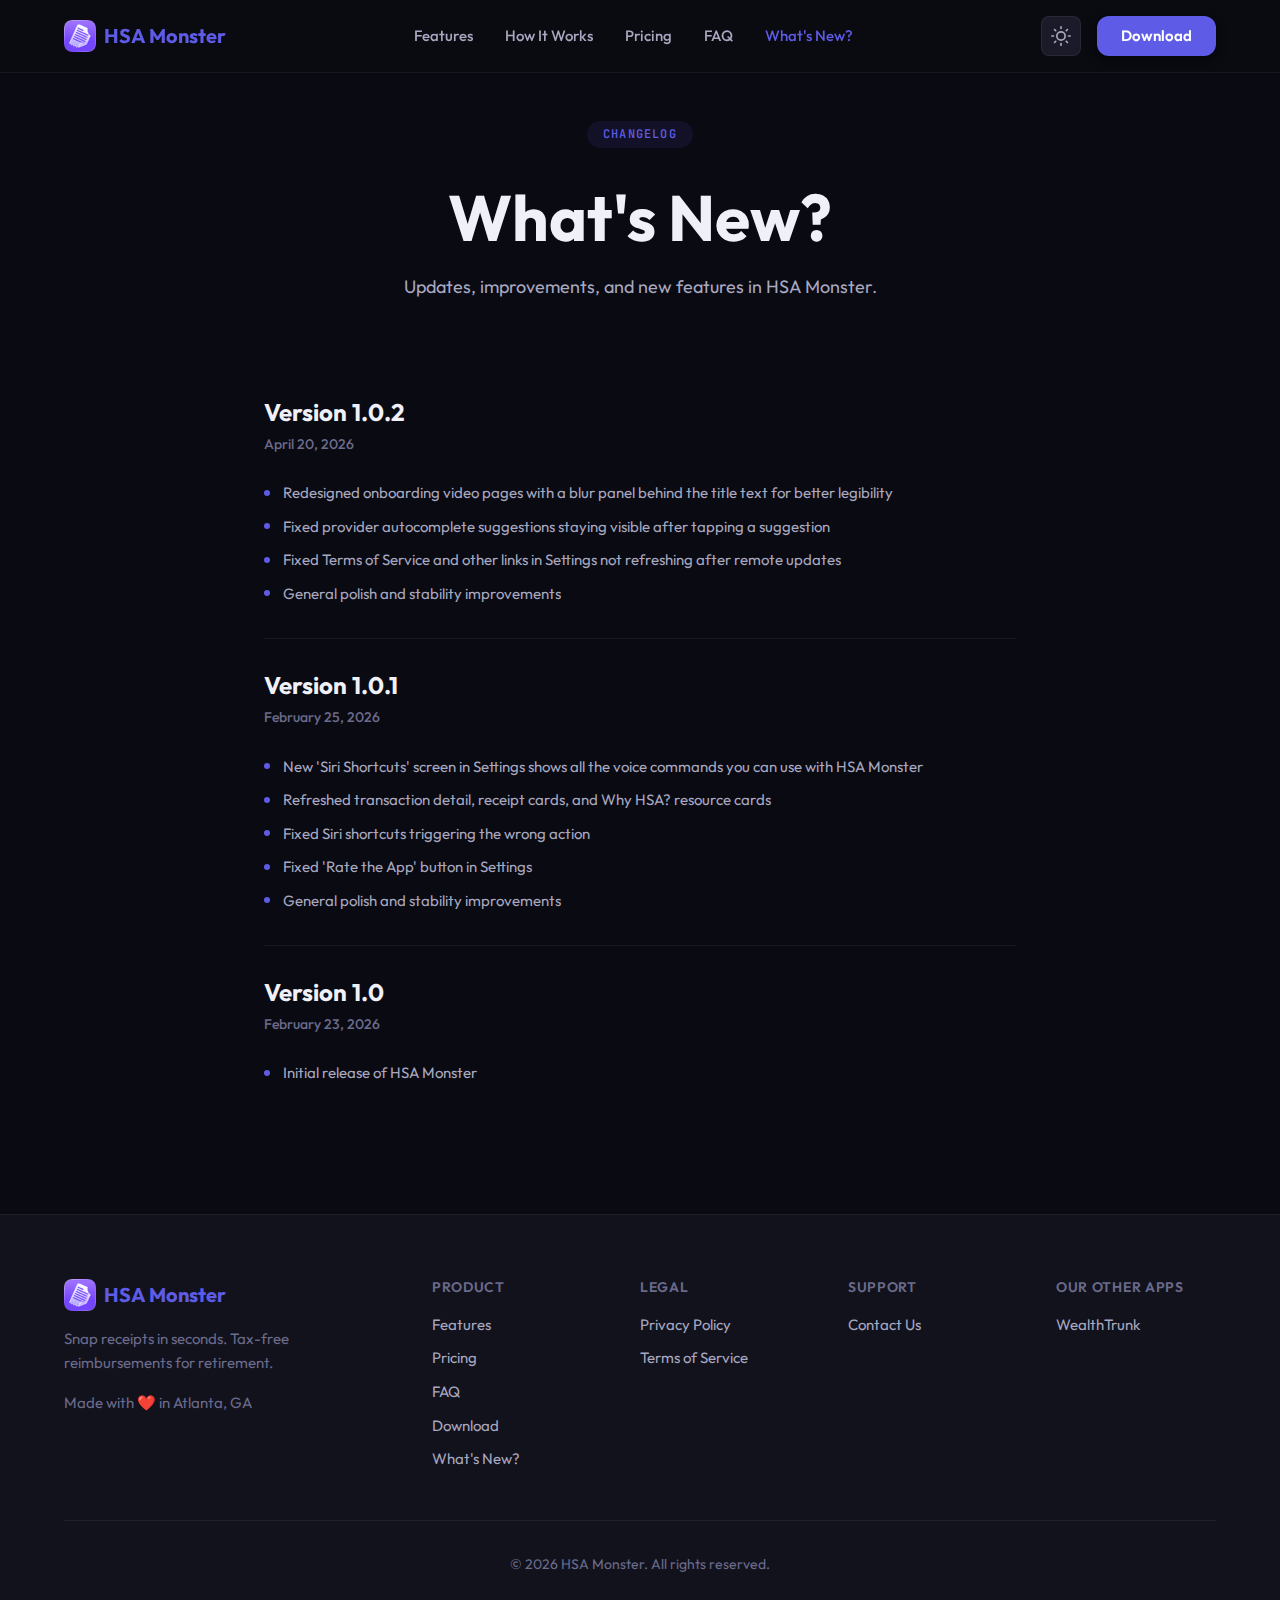
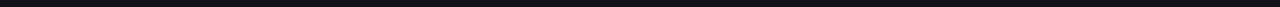
<file: release-notes.html>
<!DOCTYPE html>
<html lang="en" data-theme="dark">
<head>
    <meta charset="UTF-8">
    <meta name="viewport" content="width=device-width, initial-scale=1.0">
    <title>What's New? - HSA Monster</title>
    <meta name="description" content="See what's new in HSA Monster. Release notes, feature updates, and improvements for the HSA receipt tracking app.">

    <!-- Canonical URL -->
    <link rel="canonical" href="https://hsamonster.com/release-notes.html">

    <!-- Open Graph -->
    <meta property="og:title" content="What's New? - HSA Monster">
    <meta property="og:description" content="See what's new in HSA Monster. Release notes, feature updates, and improvements.">
    <meta property="og:type" content="website">
    <meta property="og:url" content="https://hsamonster.com/release-notes.html">
    <meta property="og:image" content="https://hsamonster.com/images/social-preview.png">

    <!-- Favicon -->
    <link rel="icon" type="image/png" href="images/appicon.png?v=2">
    <link rel="apple-touch-icon" href="images/appicon.png?v=2">

    <!-- Fonts -->
    <link rel="preconnect" href="https://fonts.googleapis.com">
    <link rel="preconnect" href="https://fonts.gstatic.com" crossorigin>
    <link href="https://fonts.googleapis.com/css2?family=Outfit:wght@300;400;500;600;700;800&family=JetBrains+Mono:wght@400;500&display=swap" rel="stylesheet">

    <!-- Styles -->
    <link rel="stylesheet" href="styles.css">

    <!-- Google Analytics -->
    <script async src="https://www.googletagmanager.com/gtag/js?id=G-NM2GJWXE40"></script>
    <script>
      window.dataLayer = window.dataLayer || [];
      function gtag(){dataLayer.push(arguments);}
      gtag('js', new Date());
      gtag('config', 'G-NM2GJWXE40');
    </script>
</head>
<body>
    <!-- Navigation -->
    <nav class="navbar scrolled">
        <div class="nav-container">
            <a href="index.html" class="nav-logo">
                <img src="images/appicon.png" alt="HSA Monster" class="logo-icon">
                <span class="logo-text">HSA Monster</span>
            </a>
            <div class="nav-links">
                <a href="index.html#features">Features</a>
                <a href="index.html#how-it-works">How It Works</a>
                <a href="index.html#pricing">Pricing</a>
                <a href="index.html#faq">FAQ</a>
                <a href="release-notes.html" class="active">What's New?</a>
            </div>
            <div class="nav-actions">
                <button class="theme-toggle" aria-label="Toggle theme">
                    <svg class="sun-icon" xmlns="http://www.w3.org/2000/svg" width="20" height="20" viewBox="0 0 24 24" fill="none" stroke="currentColor" stroke-width="2" stroke-linecap="round" stroke-linejoin="round"><circle cx="12" cy="12" r="5"/><line x1="12" y1="1" x2="12" y2="3"/><line x1="12" y1="21" x2="12" y2="23"/><line x1="4.22" y1="4.22" x2="5.64" y2="5.64"/><line x1="18.36" y1="18.36" x2="19.78" y2="19.78"/><line x1="1" y1="12" x2="3" y2="12"/><line x1="21" y1="12" x2="23" y2="12"/><line x1="4.22" y1="19.78" x2="5.64" y2="18.36"/><line x1="18.36" y1="5.64" x2="19.78" y2="4.22"/></svg>
                    <svg class="moon-icon" xmlns="http://www.w3.org/2000/svg" width="20" height="20" viewBox="0 0 24 24" fill="none" stroke="currentColor" stroke-width="2" stroke-linecap="round" stroke-linejoin="round"><path d="M21 12.79A9 9 0 1 1 11.21 3 7 7 0 0 0 21 12.79z"/></svg>
                </button>
                <a href="https://apps.apple.com/app/id6757624949" class="btn btn-primary">Download</a>
            </div>
            <button class="mobile-menu-btn" aria-label="Toggle menu">
                <span></span>
                <span></span>
                <span></span>
            </button>
        </div>
    </nav>

    <!-- Release Notes Content -->
    <main class="release-notes">
        <div class="release-notes-container">
            <div class="release-notes-header">
                <span class="section-label">Changelog</span>
                <h1>What's New?</h1>
                <p class="section-description">Updates, improvements, and new features in HSA Monster.</p>
            </div>

            <article class="release-entry">
                <div class="release-meta">
                    <h2 class="release-version">Version 1.0.2</h2>
                    <time class="release-date">April 20, 2026</time>
                </div>
                <ul class="release-changes">
                    <li>Redesigned onboarding video pages with a blur panel behind the title text for better legibility</li>
                    <li>Fixed provider autocomplete suggestions staying visible after tapping a suggestion</li>
                    <li>Fixed Terms of Service and other links in Settings not refreshing after remote updates</li>
                    <li>General polish and stability improvements</li>
                </ul>
            </article>

            <article class="release-entry">
                <div class="release-meta">
                    <h2 class="release-version">Version 1.0.1</h2>
                    <time class="release-date">February 25, 2026</time>
                </div>
                <ul class="release-changes">
                    <li>New 'Siri Shortcuts' screen in Settings shows all the voice commands you can use with HSA Monster</li>
                    <li>Refreshed transaction detail, receipt cards, and Why HSA? resource cards</li>
                    <li>Fixed Siri shortcuts triggering the wrong action</li>
                    <li>Fixed 'Rate the App' button in Settings</li>
                    <li>General polish and stability improvements</li>
                </ul>
            </article>

            <article class="release-entry">
                <div class="release-meta">
                    <h2 class="release-version">Version 1.0</h2>
                    <time class="release-date">February 23, 2026</time>
                </div>
                <ul class="release-changes">
                    <li>Initial release of HSA Monster</li>
                </ul>
            </article>

        </div>
    </main>

    <!-- Footer -->
    <footer class="footer">
        <div class="container">
            <div class="footer-grid">
                <div class="footer-brand">
                    <a href="index.html" class="footer-logo">
                        <img src="images/appicon.png" alt="HSA Monster" class="logo-icon">
                        <span class="logo-text">HSA Monster</span>
                    </a>
                    <p class="footer-tagline">
                        Snap receipts in seconds. Tax-free reimbursements for retirement.
                    </p>
                    <p class="footer-tagline footer-made-in">
                        Made with &#10084;&#65039; in Atlanta, GA
                    </p>
                </div>
                <div class="footer-links">
                    <h4>Product</h4>
                    <ul>
                        <li><a href="index.html#features">Features</a></li>
                        <li><a href="index.html#pricing">Pricing</a></li>
                        <li><a href="index.html#faq">FAQ</a></li>
                        <li><a href="https://apps.apple.com/app/id6757624949">Download</a></li>
                        <li><a href="release-notes.html">What's New?</a></li>
                    </ul>
                </div>
                <div class="footer-links">
                    <h4>Legal</h4>
                    <ul>
                        <li><a href="https://hsamonster.com/Privacy_Policy.html">Privacy Policy</a></li>
                        <li><a href="https://hsamonster.com/Terms_of_Service.html">Terms of Service</a></li>
                    </ul>
                </div>
                <div class="footer-links">
                    <h4>Support</h4>
                    <ul>
                        <li><a href="#" id="contact-link">Contact Us</a></li>
                    </ul>
                </div>
                <div class="footer-links">
                    <h4>Our Other Apps</h4>
                    <ul>
                        <li><a href="https://wealthtrunk.app/">WealthTrunk</a></li>
                    </ul>
                </div>
            </div>
            <div class="footer-bottom">
                <p>&copy; 2026 HSA Monster. All rights reserved.</p>
            </div>
        </div>
    </footer>

    <!-- Scripts -->
    <script>
        // Theme Toggle
        const themeToggle = document.querySelector('.theme-toggle');
        const html = document.documentElement;

        const savedTheme = localStorage.getItem('theme') || 'dark';
        html.setAttribute('data-theme', savedTheme);

        themeToggle.addEventListener('click', () => {
            const currentTheme = html.getAttribute('data-theme');
            const newTheme = currentTheme === 'dark' ? 'light' : 'dark';
            html.setAttribute('data-theme', newTheme);
            localStorage.setItem('theme', newTheme);
        });

        // Mobile Menu Toggle
        const mobileMenuBtn = document.querySelector('.mobile-menu-btn');
        const navLinks = document.querySelector('.nav-links');

        mobileMenuBtn.addEventListener('click', () => {
            navLinks.classList.toggle('active');
            mobileMenuBtn.classList.toggle('active');
        });

        // Navbar scroll effect
        const navbar = document.querySelector('.navbar');
        window.addEventListener('scroll', () => {
            if (window.scrollY > 50) {
                navbar.classList.add('scrolled');
            } else {
                navbar.classList.remove('scrolled');
            }
        });

        // Email obfuscation
        document.getElementById('contact-link').addEventListener('click', function(e) {
            e.preventDefault();
            const user = 'schultzapps';
            const domain = 'gmail.com';
            const subject = 'HSA Monster Feedback';
            window.location.href = 'mail' + 'to:' + user + '@' + domain + '?subject=' + encodeURIComponent(subject);
        });
    </script>
</body>
</html>
</file>
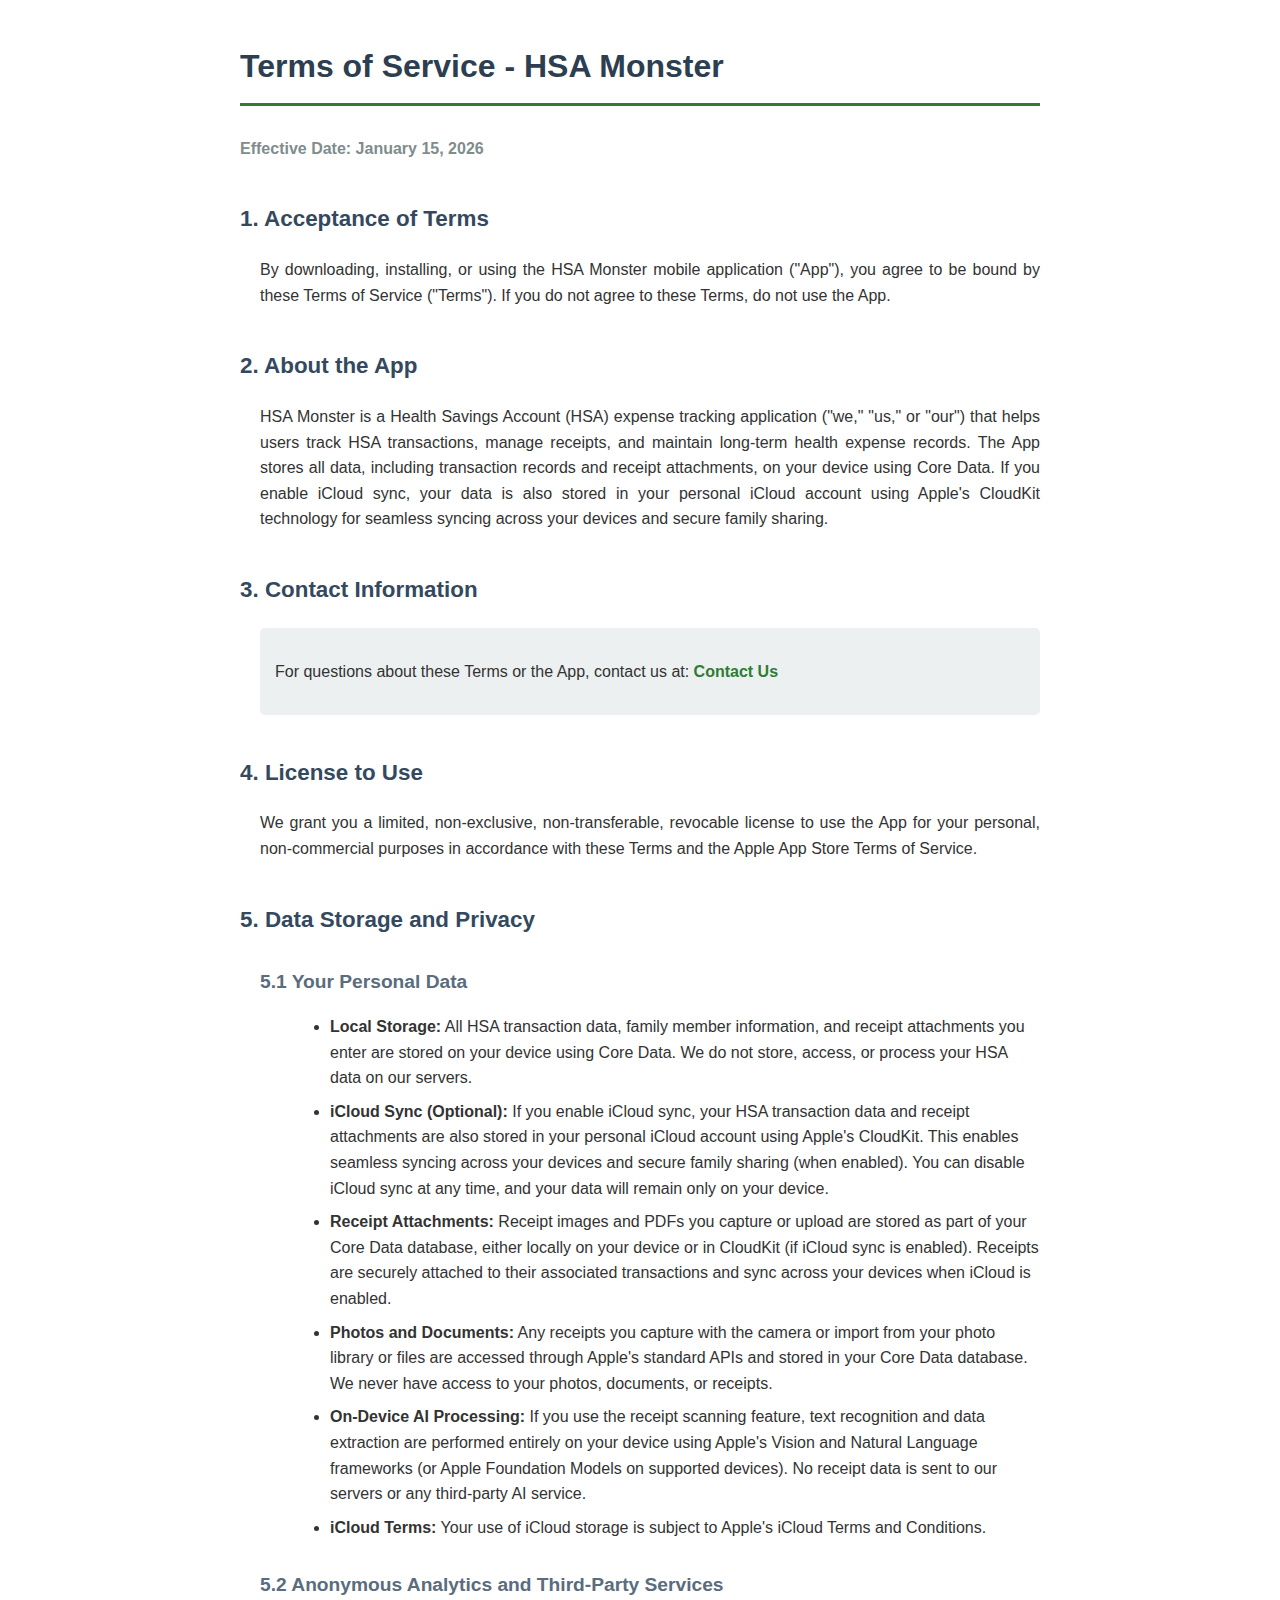
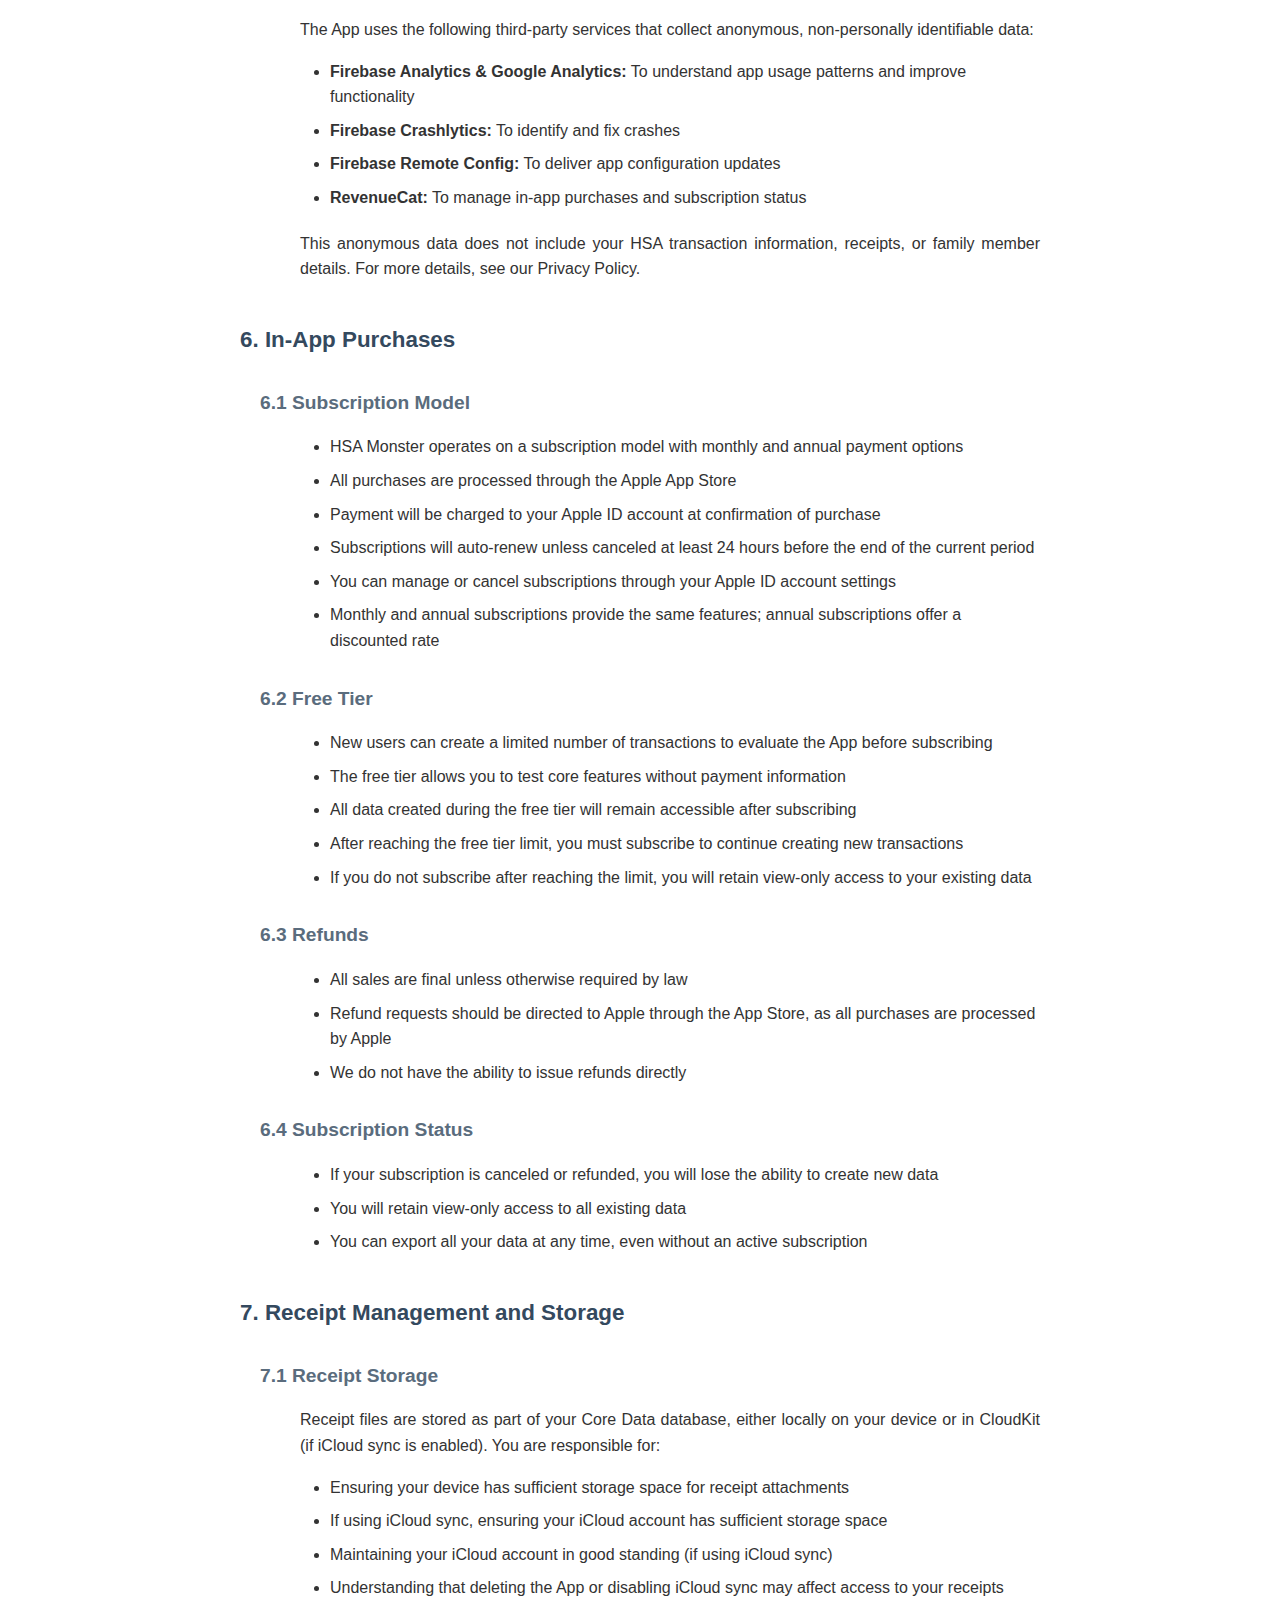
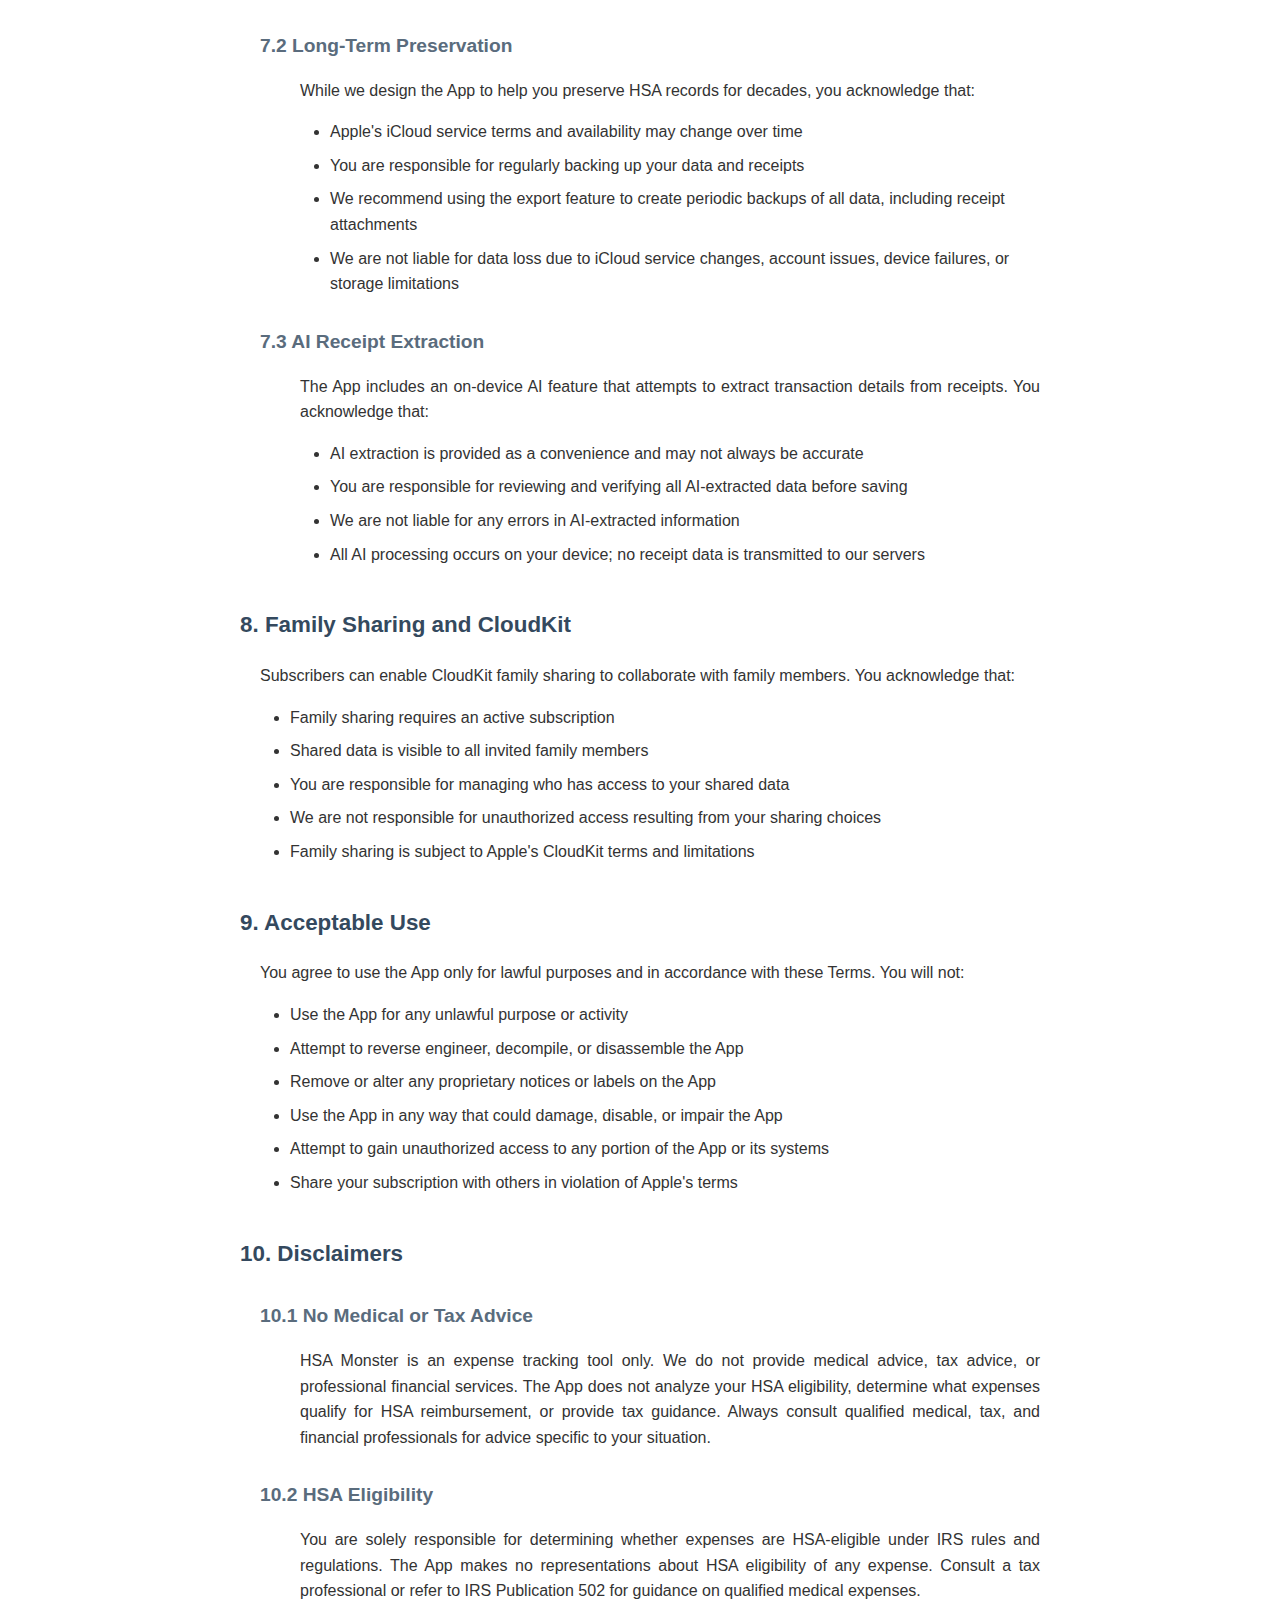
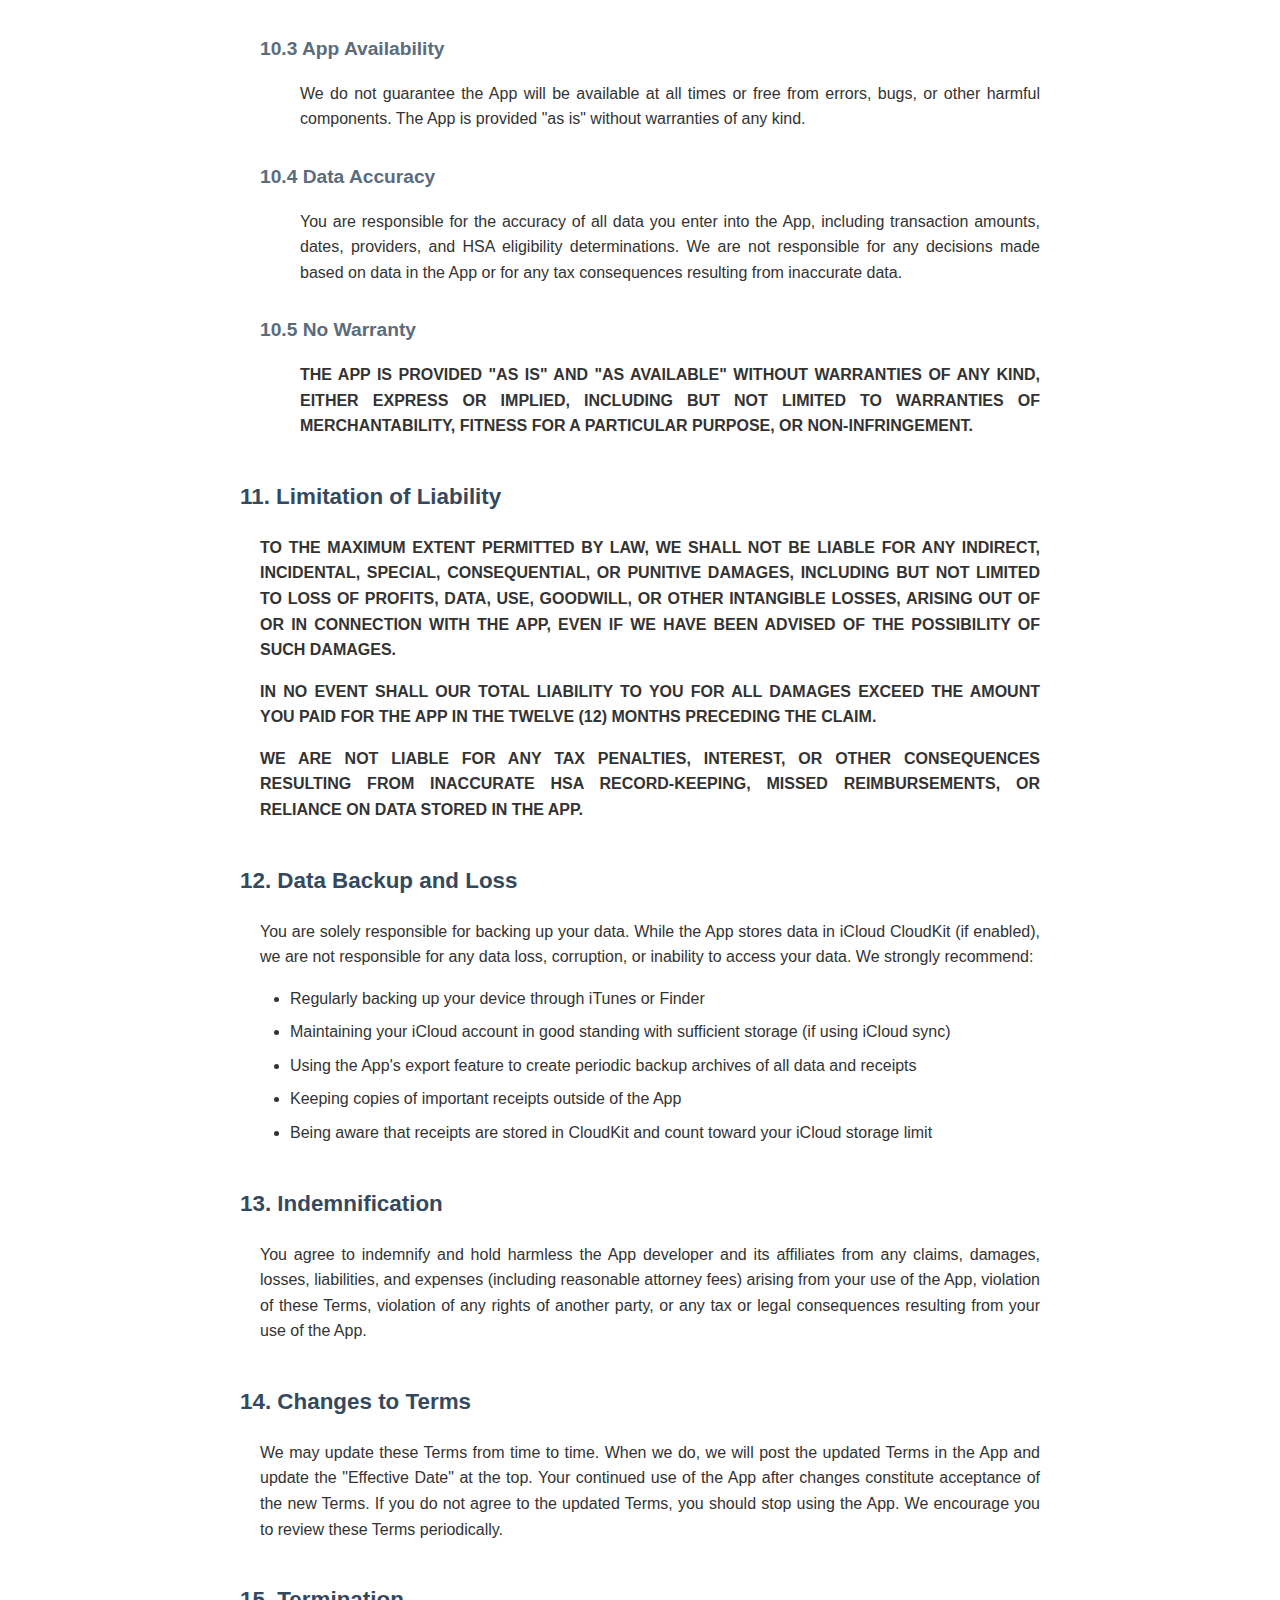
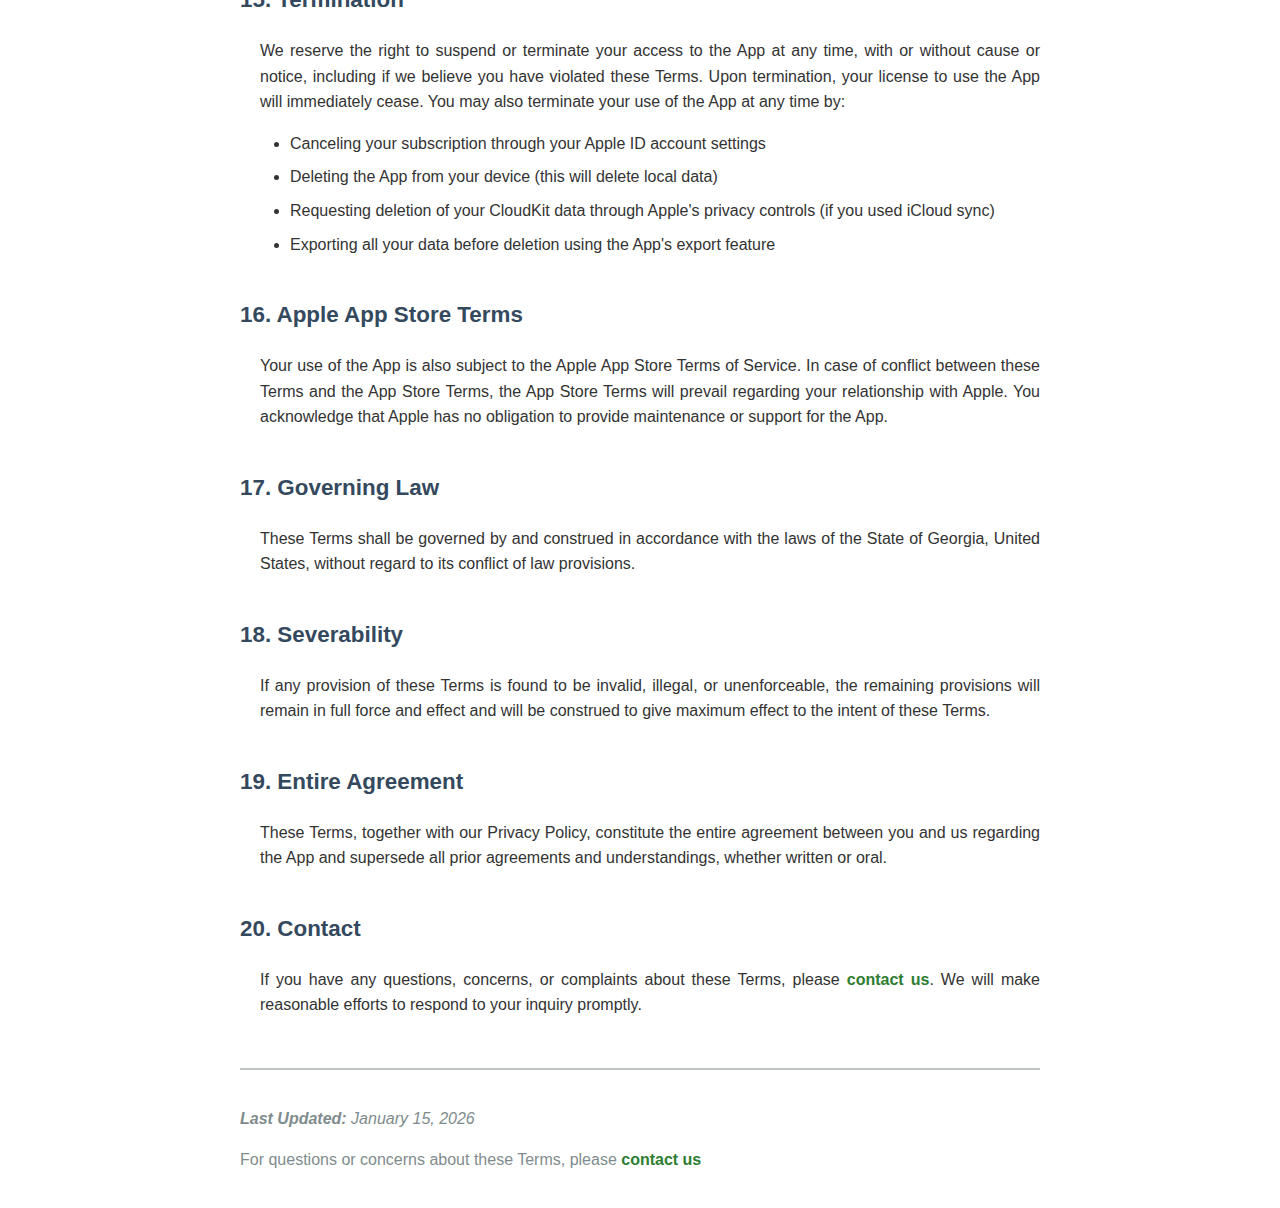
<file: Terms_of_Service.html>
<!DOCTYPE html>
<html lang="en">
<head>
    <meta charset="UTF-8">
    <meta name="viewport" content="width=device-width, initial-scale=1.0">
    <title>Terms of Service - HSA Monster</title>
    <style>
        body {
            font-family: -apple-system, BlinkMacSystemFont, 'Segoe UI', Roboto, Arial, sans-serif;
            line-height: 1.6;
            max-width: 800px;
            margin: 0 auto;
            padding: 20px;
            color: #333;
            background-color: #fff;
        }
        
        h1 {
            color: #2c3e50;
            border-bottom: 3px solid #2E7D32;
            padding-bottom: 10px;
            margin-bottom: 30px;
        }
        
        h2 {
            color: #34495e;
            margin-top: 40px;
            margin-bottom: 20px;
            font-size: 1.4em;
        }
        
        h3 {
            color: #5a6c7d;
            margin-top: 30px;
            margin-bottom: 15px;
            font-size: 1.2em;
        }
        
        p {
            margin-bottom: 15px;
            text-align: justify;
        }
        
        ul {
            margin-bottom: 20px;
            padding-left: 30px;
        }
        
        li {
            margin-bottom: 8px;
        }
        
        .effective-date {
            font-weight: bold;
            color: #7f8c8d;
            margin-bottom: 30px;
        }
        
        .contact-info {
            background-color: #ecf0f1;
            padding: 15px;
            border-radius: 5px;
            margin: 20px 0;
        }

        a {
            color: #2E7D32;
            text-decoration: none;
        }

        a:hover {
            text-decoration: underline;
        }
        
        .section-content {
            margin-left: 20px;
        }
        
        .subsection {
            margin-left: 40px;
        }
        
        .caps-text {
            font-weight: bold;
            text-transform: uppercase;
        }
        
        .footer-info {
            margin-top: 50px;
            padding-top: 20px;
            border-top: 2px solid #bdc3c7;
            color: #7f8c8d;
            text-align: center;
        }
        
        .last-updated {
            font-style: italic;
            margin-bottom: 10px;
        }
        
        @media (max-width: 600px) {
            body {
                padding: 15px;
            }
            
            h1 {
                font-size: 1.8em;
            }
            
            h2 {
                font-size: 1.3em;
            }
            
            .section-content,
            .subsection {
                margin-left: 10px;
            }
        }
    </style>
</head>
<body>
    <h1>Terms of Service - HSA Monster</h1>
    
    <p class="effective-date">Effective Date: January 15, 2026</p>

    <h2>1. Acceptance of Terms</h2>
    <div class="section-content">
        <p>By downloading, installing, or using the HSA Monster mobile application ("App"), you agree to be bound by these Terms of Service ("Terms"). If you do not agree to these Terms, do not use the App.</p>
    </div>

    <h2>2. About the App</h2>
    <div class="section-content">
        <p>HSA Monster is a Health Savings Account (HSA) expense tracking application ("we," "us," or "our") that helps users track HSA transactions, manage receipts, and maintain long-term health expense records. The App stores all data, including transaction records and receipt attachments, on your device using Core Data. If you enable iCloud sync, your data is also stored in your personal iCloud account using Apple's CloudKit technology for seamless syncing across your devices and secure family sharing.</p>
    </div>

    <h2>3. Contact Information</h2>
    <div class="section-content">
        <div class="contact-info">
            <p>For questions about these Terms or the App, contact us at: <a href="#" class="email-link"><strong>Contact Us</strong></a></p>
        </div>
    </div>

    <h2>4. License to Use</h2>
    <div class="section-content">
        <p>We grant you a limited, non-exclusive, non-transferable, revocable license to use the App for your personal, non-commercial purposes in accordance with these Terms and the Apple App Store Terms of Service.</p>
    </div>

    <h2>5. Data Storage and Privacy</h2>
    <div class="section-content">
        <h3>5.1 Your Personal Data</h3>
        <div class="subsection">
            <ul>
                <li><strong>Local Storage:</strong> All HSA transaction data, family member information, and receipt attachments you enter are stored on your device using Core Data. We do not store, access, or process your HSA data on our servers.</li>
                <li><strong>iCloud Sync (Optional):</strong> If you enable iCloud sync, your HSA transaction data and receipt attachments are also stored in your personal iCloud account using Apple's CloudKit. This enables seamless syncing across your devices and secure family sharing (when enabled). You can disable iCloud sync at any time, and your data will remain only on your device.</li>
                <li><strong>Receipt Attachments:</strong> Receipt images and PDFs you capture or upload are stored as part of your Core Data database, either locally on your device or in CloudKit (if iCloud sync is enabled). Receipts are securely attached to their associated transactions and sync across your devices when iCloud is enabled.</li>
                <li><strong>Photos and Documents:</strong> Any receipts you capture with the camera or import from your photo library or files are accessed through Apple's standard APIs and stored in your Core Data database. We never have access to your photos, documents, or receipts.</li>
                <li><strong>On-Device AI Processing:</strong> If you use the receipt scanning feature, text recognition and data extraction are performed entirely on your device using Apple's Vision and Natural Language frameworks (or Apple Foundation Models on supported devices). No receipt data is sent to our servers or any third-party AI service.</li>
                <li><strong>iCloud Terms:</strong> Your use of iCloud storage is subject to Apple's iCloud Terms and Conditions.</li>
            </ul>
        </div>

        <h3>5.2 Anonymous Analytics and Third-Party Services</h3>
        <div class="subsection">
            <p>The App uses the following third-party services that collect anonymous, non-personally identifiable data:</p>
            <ul>
                <li><strong>Firebase Analytics & Google Analytics:</strong> To understand app usage patterns and improve functionality</li>
                <li><strong>Firebase Crashlytics:</strong> To identify and fix crashes</li>
                <li><strong>Firebase Remote Config:</strong> To deliver app configuration updates</li>
                <li><strong>RevenueCat:</strong> To manage in-app purchases and subscription status</li>
            </ul>
            <p>This anonymous data does not include your HSA transaction information, receipts, or family member details. For more details, see our Privacy Policy.</p>
        </div>
    </div>

    <h2>6. In-App Purchases</h2>
    <div class="section-content">
        <h3>6.1 Subscription Model</h3>
        <div class="subsection">
            <ul>
                <li>HSA Monster operates on a subscription model with monthly and annual payment options</li>
                <li>All purchases are processed through the Apple App Store</li>
                <li>Payment will be charged to your Apple ID account at confirmation of purchase</li>
                <li>Subscriptions will auto-renew unless canceled at least 24 hours before the end of the current period</li>
                <li>You can manage or cancel subscriptions through your Apple ID account settings</li>
                <li>Monthly and annual subscriptions provide the same features; annual subscriptions offer a discounted rate</li>
            </ul>
        </div>

        <h3>6.2 Free Tier</h3>
        <div class="subsection">
            <ul>
                <li>New users can create a limited number of transactions to evaluate the App before subscribing</li>
                <li>The free tier allows you to test core features without payment information</li>
                <li>All data created during the free tier will remain accessible after subscribing</li>
                <li>After reaching the free tier limit, you must subscribe to continue creating new transactions</li>
                <li>If you do not subscribe after reaching the limit, you will retain view-only access to your existing data</li>
            </ul>
        </div>

        <h3>6.3 Refunds</h3>
        <div class="subsection">
            <ul>
                <li>All sales are final unless otherwise required by law</li>
                <li>Refund requests should be directed to Apple through the App Store, as all purchases are processed by Apple</li>
                <li>We do not have the ability to issue refunds directly</li>
            </ul>
        </div>

        <h3>6.4 Subscription Status</h3>
        <div class="subsection">
            <ul>
                <li>If your subscription is canceled or refunded, you will lose the ability to create new data</li>
                <li>You will retain view-only access to all existing data</li>
                <li>You can export all your data at any time, even without an active subscription</li>
            </ul>
        </div>
    </div>

    <h2>7. Receipt Management and Storage</h2>
    <div class="section-content">
        <h3>7.1 Receipt Storage</h3>
        <div class="subsection">
            <p>Receipt files are stored as part of your Core Data database, either locally on your device or in CloudKit (if iCloud sync is enabled). You are responsible for:</p>
            <ul>
                <li>Ensuring your device has sufficient storage space for receipt attachments</li>
                <li>If using iCloud sync, ensuring your iCloud account has sufficient storage space</li>
                <li>Maintaining your iCloud account in good standing (if using iCloud sync)</li>
                <li>Understanding that deleting the App or disabling iCloud sync may affect access to your receipts</li>
            </ul>
        </div>

        <h3>7.2 Long-Term Preservation</h3>
        <div class="subsection">
            <p>While we design the App to help you preserve HSA records for decades, you acknowledge that:</p>
            <ul>
                <li>Apple's iCloud service terms and availability may change over time</li>
                <li>You are responsible for regularly backing up your data and receipts</li>
                <li>We recommend using the export feature to create periodic backups of all data, including receipt attachments</li>
                <li>We are not liable for data loss due to iCloud service changes, account issues, device failures, or storage limitations</li>
            </ul>
        </div>

        <h3>7.3 AI Receipt Extraction</h3>
        <div class="subsection">
            <p>The App includes an on-device AI feature that attempts to extract transaction details from receipts. You acknowledge that:</p>
            <ul>
                <li>AI extraction is provided as a convenience and may not always be accurate</li>
                <li>You are responsible for reviewing and verifying all AI-extracted data before saving</li>
                <li>We are not liable for any errors in AI-extracted information</li>
                <li>All AI processing occurs on your device; no receipt data is transmitted to our servers</li>
            </ul>
        </div>
    </div>

    <h2>8. Family Sharing and CloudKit</h2>
    <div class="section-content">
        <p>Subscribers can enable CloudKit family sharing to collaborate with family members. You acknowledge that:</p>
        <ul>
            <li>Family sharing requires an active subscription</li>
            <li>Shared data is visible to all invited family members</li>
            <li>You are responsible for managing who has access to your shared data</li>
            <li>We are not responsible for unauthorized access resulting from your sharing choices</li>
            <li>Family sharing is subject to Apple's CloudKit terms and limitations</li>
        </ul>
    </div>

    <h2>9. Acceptable Use</h2>
    <div class="section-content">
        <p>You agree to use the App only for lawful purposes and in accordance with these Terms. You will not:</p>
        <ul>
            <li>Use the App for any unlawful purpose or activity</li>
            <li>Attempt to reverse engineer, decompile, or disassemble the App</li>
            <li>Remove or alter any proprietary notices or labels on the App</li>
            <li>Use the App in any way that could damage, disable, or impair the App</li>
            <li>Attempt to gain unauthorized access to any portion of the App or its systems</li>
            <li>Share your subscription with others in violation of Apple's terms</li>
        </ul>
    </div>

    <h2>10. Disclaimers</h2>
    <div class="section-content">
        <h3>10.1 No Medical or Tax Advice</h3>
        <div class="subsection">
            <p>HSA Monster is an expense tracking tool only. We do not provide medical advice, tax advice, or professional financial services. The App does not analyze your HSA eligibility, determine what expenses qualify for HSA reimbursement, or provide tax guidance. Always consult qualified medical, tax, and financial professionals for advice specific to your situation.</p>
        </div>

        <h3>10.2 HSA Eligibility</h3>
        <div class="subsection">
            <p>You are solely responsible for determining whether expenses are HSA-eligible under IRS rules and regulations. The App makes no representations about HSA eligibility of any expense. Consult a tax professional or refer to IRS Publication 502 for guidance on qualified medical expenses.</p>
        </div>

        <h3>10.3 App Availability</h3>
        <div class="subsection">
            <p>We do not guarantee the App will be available at all times or free from errors, bugs, or other harmful components. The App is provided "as is" without warranties of any kind.</p>
        </div>

        <h3>10.4 Data Accuracy</h3>
        <div class="subsection">
            <p>You are responsible for the accuracy of all data you enter into the App, including transaction amounts, dates, providers, and HSA eligibility determinations. We are not responsible for any decisions made based on data in the App or for any tax consequences resulting from inaccurate data.</p>
        </div>

        <h3>10.5 No Warranty</h3>
        <div class="subsection">
            <p class="caps-text">The App is provided "as is" and "as available" without warranties of any kind, either express or implied, including but not limited to warranties of merchantability, fitness for a particular purpose, or non-infringement.</p>
        </div>
    </div>

    <h2>11. Limitation of Liability</h2>
    <div class="section-content">
        <p class="caps-text">To the maximum extent permitted by law, we shall not be liable for any indirect, incidental, special, consequential, or punitive damages, including but not limited to loss of profits, data, use, goodwill, or other intangible losses, arising out of or in connection with the App, even if we have been advised of the possibility of such damages.</p>
        <p class="caps-text">In no event shall our total liability to you for all damages exceed the amount you paid for the App in the twelve (12) months preceding the claim.</p>
        <p class="caps-text">We are not liable for any tax penalties, interest, or other consequences resulting from inaccurate HSA record-keeping, missed reimbursements, or reliance on data stored in the App.</p>
    </div>

    <h2>12. Data Backup and Loss</h2>
    <div class="section-content">
        <p>You are solely responsible for backing up your data. While the App stores data in iCloud CloudKit (if enabled), we are not responsible for any data loss, corruption, or inability to access your data. We strongly recommend:</p>
        <ul>
            <li>Regularly backing up your device through iTunes or Finder</li>
            <li>Maintaining your iCloud account in good standing with sufficient storage (if using iCloud sync)</li>
            <li>Using the App's export feature to create periodic backup archives of all data and receipts</li>
            <li>Keeping copies of important receipts outside of the App</li>
            <li>Being aware that receipts are stored in CloudKit and count toward your iCloud storage limit</li>
        </ul>
    </div>

    <h2>13. Indemnification</h2>
    <div class="section-content">
        <p>You agree to indemnify and hold harmless the App developer and its affiliates from any claims, damages, losses, liabilities, and expenses (including reasonable attorney fees) arising from your use of the App, violation of these Terms, violation of any rights of another party, or any tax or legal consequences resulting from your use of the App.</p>
    </div>

    <h2>14. Changes to Terms</h2>
    <div class="section-content">
        <p>We may update these Terms from time to time. When we do, we will post the updated Terms in the App and update the "Effective Date" at the top. Your continued use of the App after changes constitute acceptance of the new Terms. If you do not agree to the updated Terms, you should stop using the App. We encourage you to review these Terms periodically.</p>
    </div>

    <h2>15. Termination</h2>
    <div class="section-content">
        <p>We reserve the right to suspend or terminate your access to the App at any time, with or without cause or notice, including if we believe you have violated these Terms. Upon termination, your license to use the App will immediately cease. You may also terminate your use of the App at any time by:</p>
        <ul>
            <li>Canceling your subscription through your Apple ID account settings</li>
            <li>Deleting the App from your device (this will delete local data)</li>
            <li>Requesting deletion of your CloudKit data through Apple's privacy controls (if you used iCloud sync)</li>
            <li>Exporting all your data before deletion using the App's export feature</li>
        </ul>
    </div>

    <h2>16. Apple App Store Terms</h2>
    <div class="section-content">
        <p>Your use of the App is also subject to the Apple App Store Terms of Service. In case of conflict between these Terms and the App Store Terms, the App Store Terms will prevail regarding your relationship with Apple. You acknowledge that Apple has no obligation to provide maintenance or support for the App.</p>
    </div>

    <h2>17. Governing Law</h2>
    <div class="section-content">
        <p>These Terms shall be governed by and construed in accordance with the laws of the State of Georgia, United States, without regard to its conflict of law provisions.</p>
    </div>

    <h2>18. Severability</h2>
    <div class="section-content">
        <p>If any provision of these Terms is found to be invalid, illegal, or unenforceable, the remaining provisions will remain in full force and effect and will be construed to give maximum effect to the intent of these Terms.</p>
    </div>

    <h2>19. Entire Agreement</h2>
    <div class="section-content">
        <p>These Terms, together with our Privacy Policy, constitute the entire agreement between you and us regarding the App and supersede all prior agreements and understandings, whether written or oral.</p>
    </div>

    <h2>20. Contact</h2>
    <div class="section-content">
        <p>If you have any questions, concerns, or complaints about these Terms, please <a href="#" class="email-link"><strong>contact us</strong></a>. We will make reasonable efforts to respond to your inquiry promptly.</p>
    </div>

    <div class="footer-info">
        <p class="last-updated"><strong>Last Updated:</strong> January 15, 2026</p>
        <p>For questions or concerns about these Terms, please <a href="#" class="email-link"><strong>contact us</strong></a></p>
    </div>

    <script>
        // Email obfuscation
        document.querySelectorAll('.email-link').forEach(link => {
            link.addEventListener('click', function(e) {
                e.preventDefault();
                const user = 'schultzapps';
                const domain = 'gmail.com';
                window.location.href = 'mail' + 'to:' + user + '@' + domain;
            });
        });
    </script>
</body>
</html>
</file>
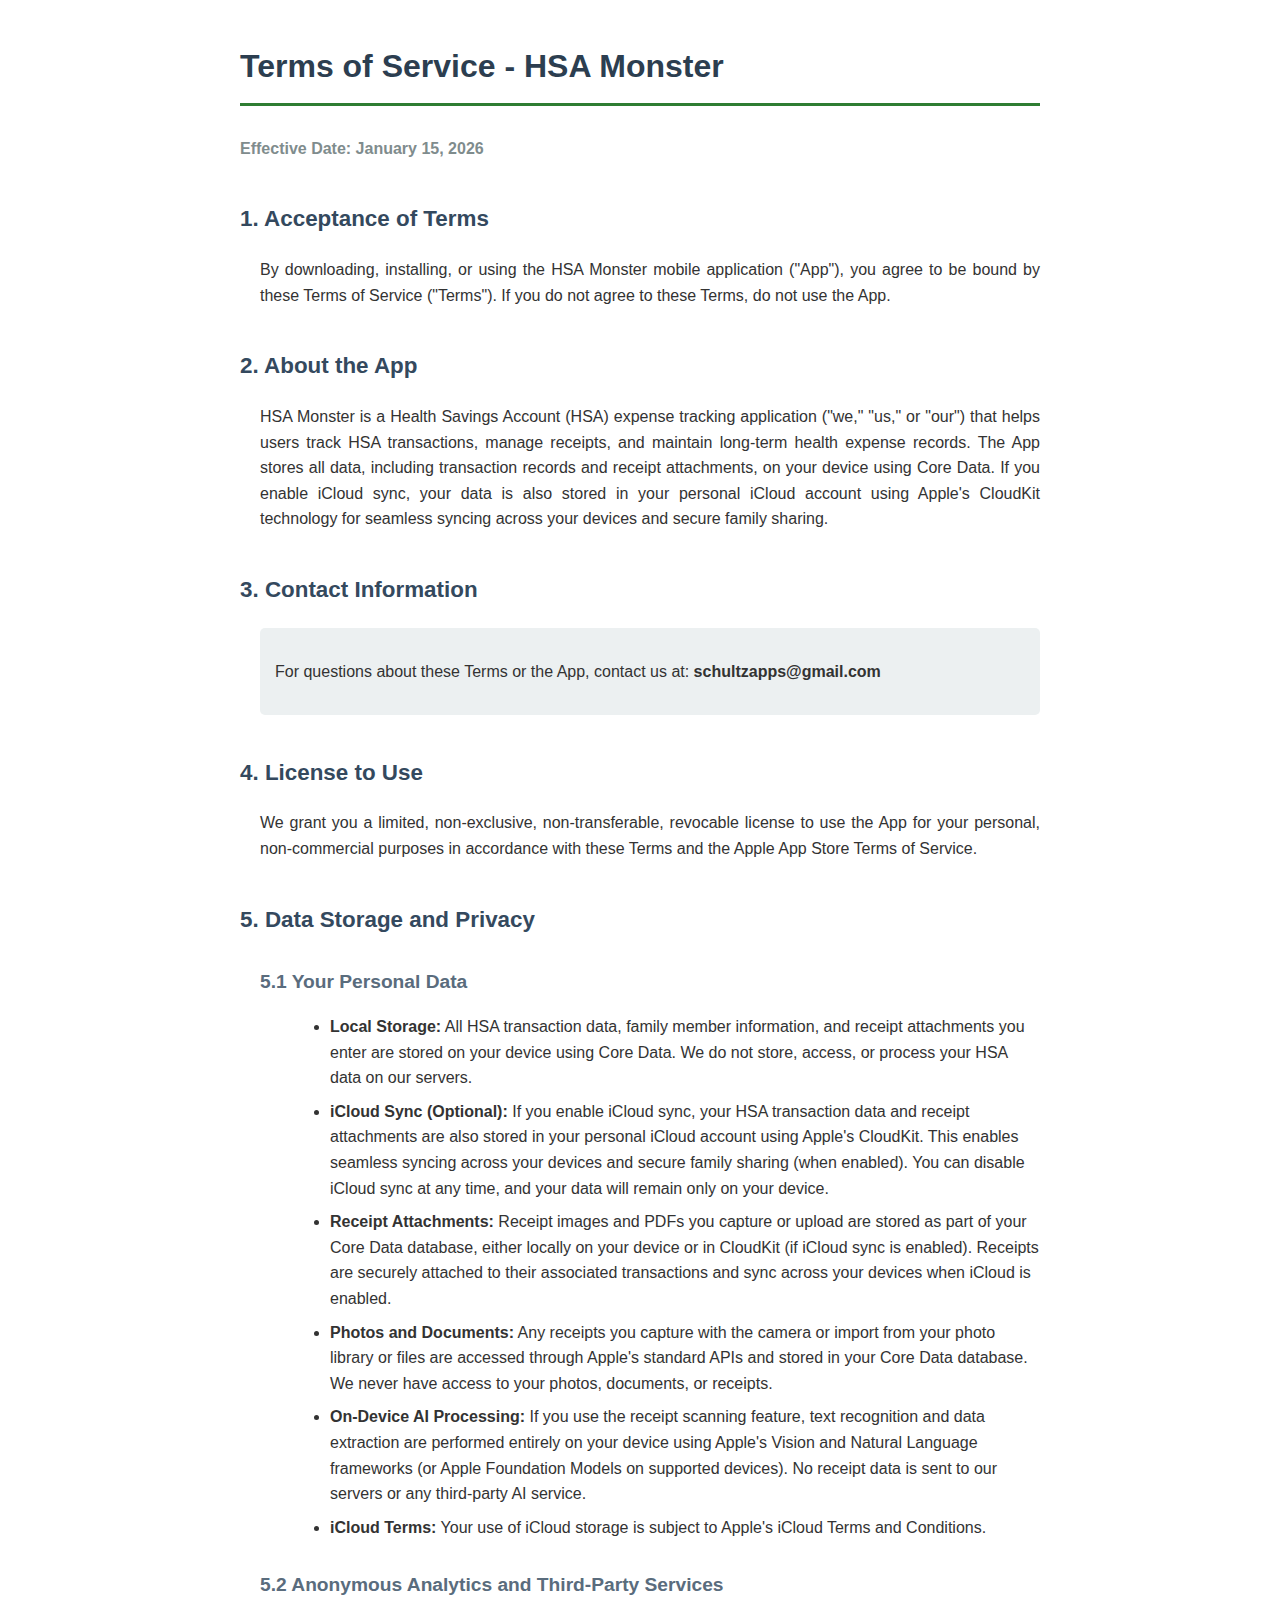
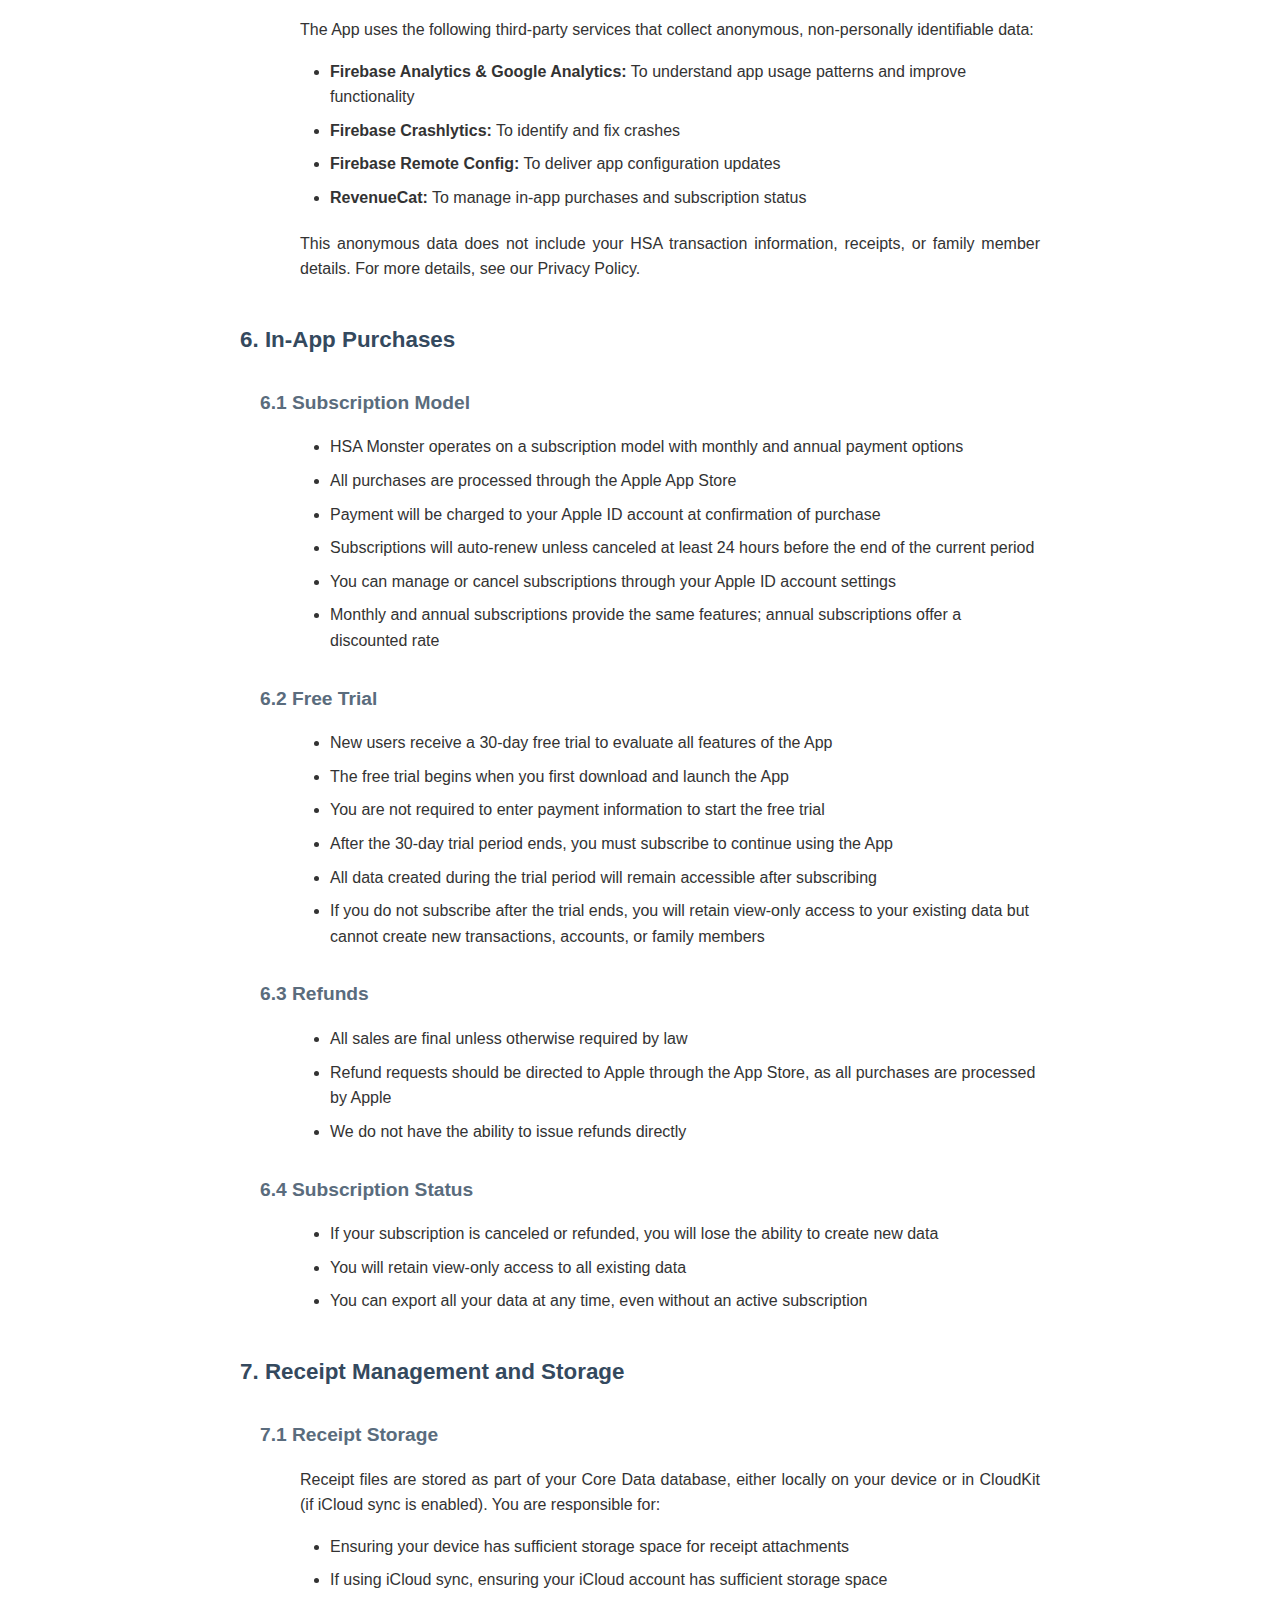
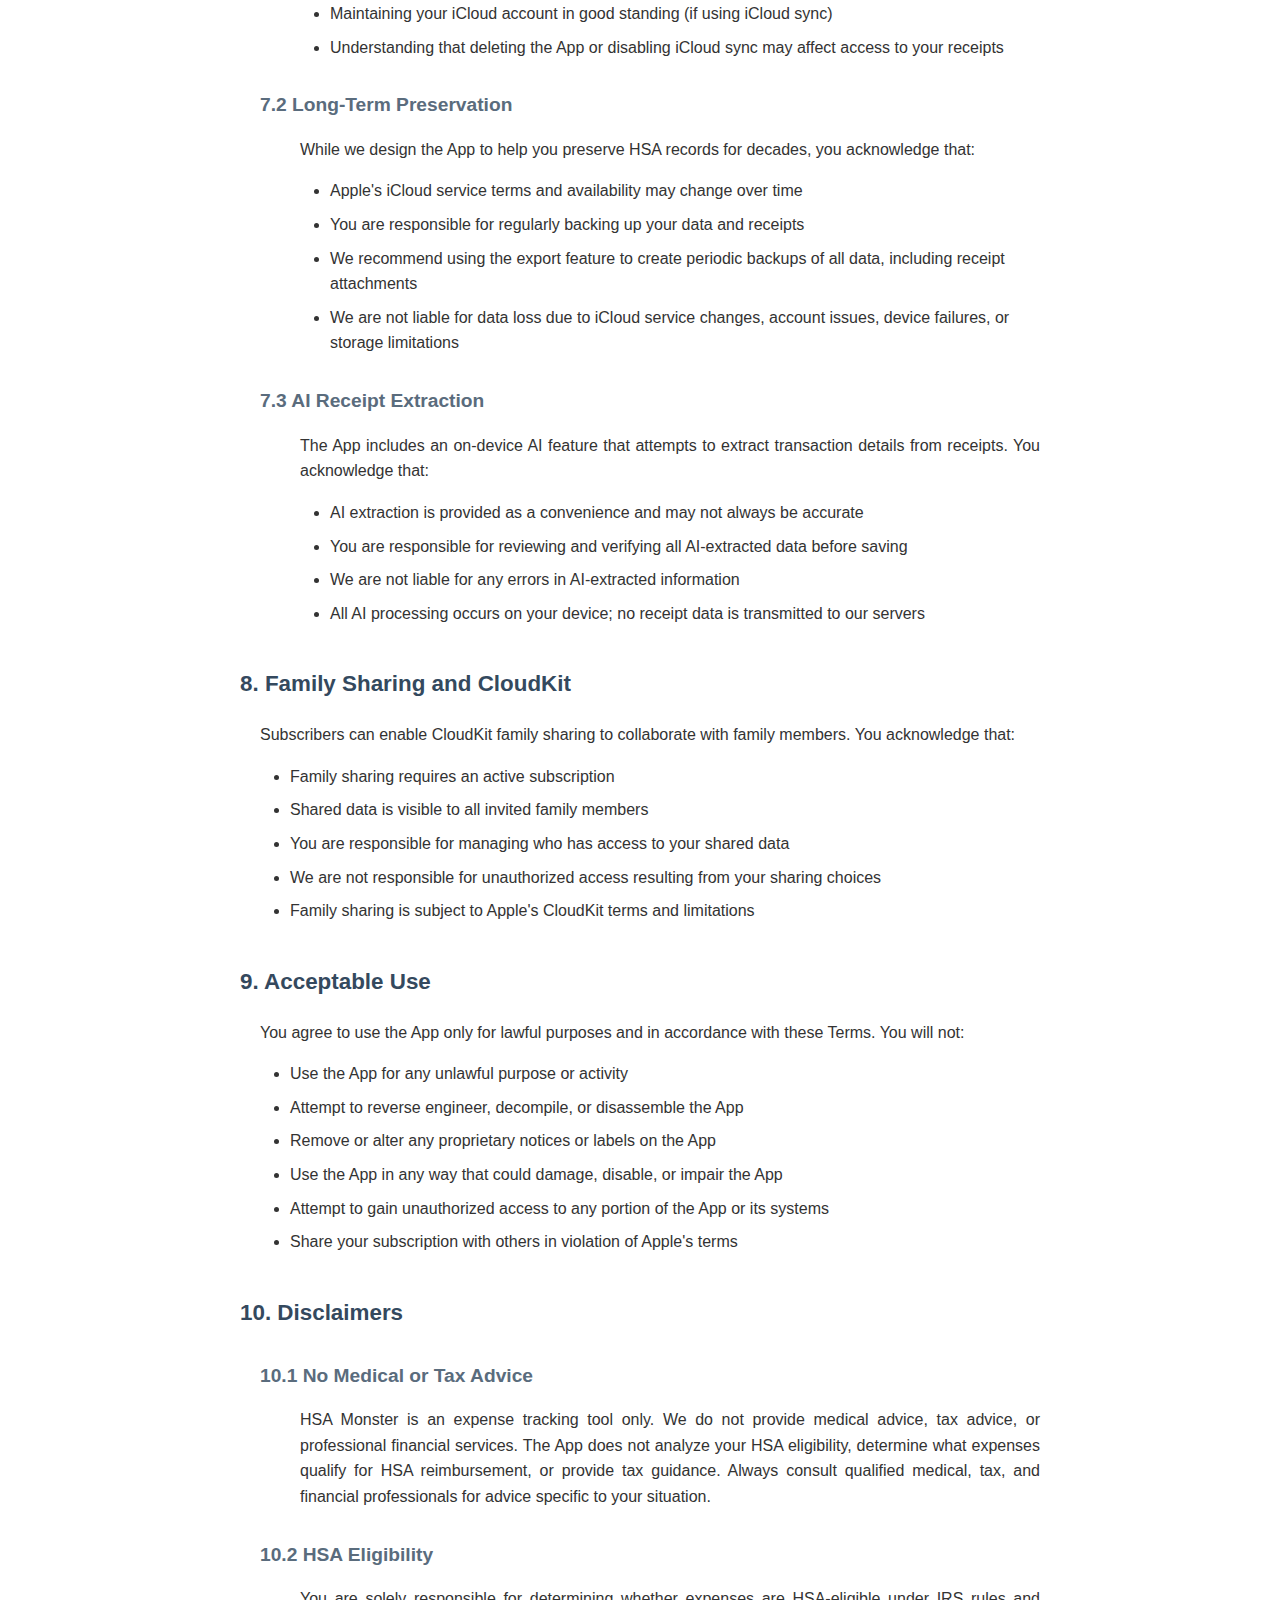
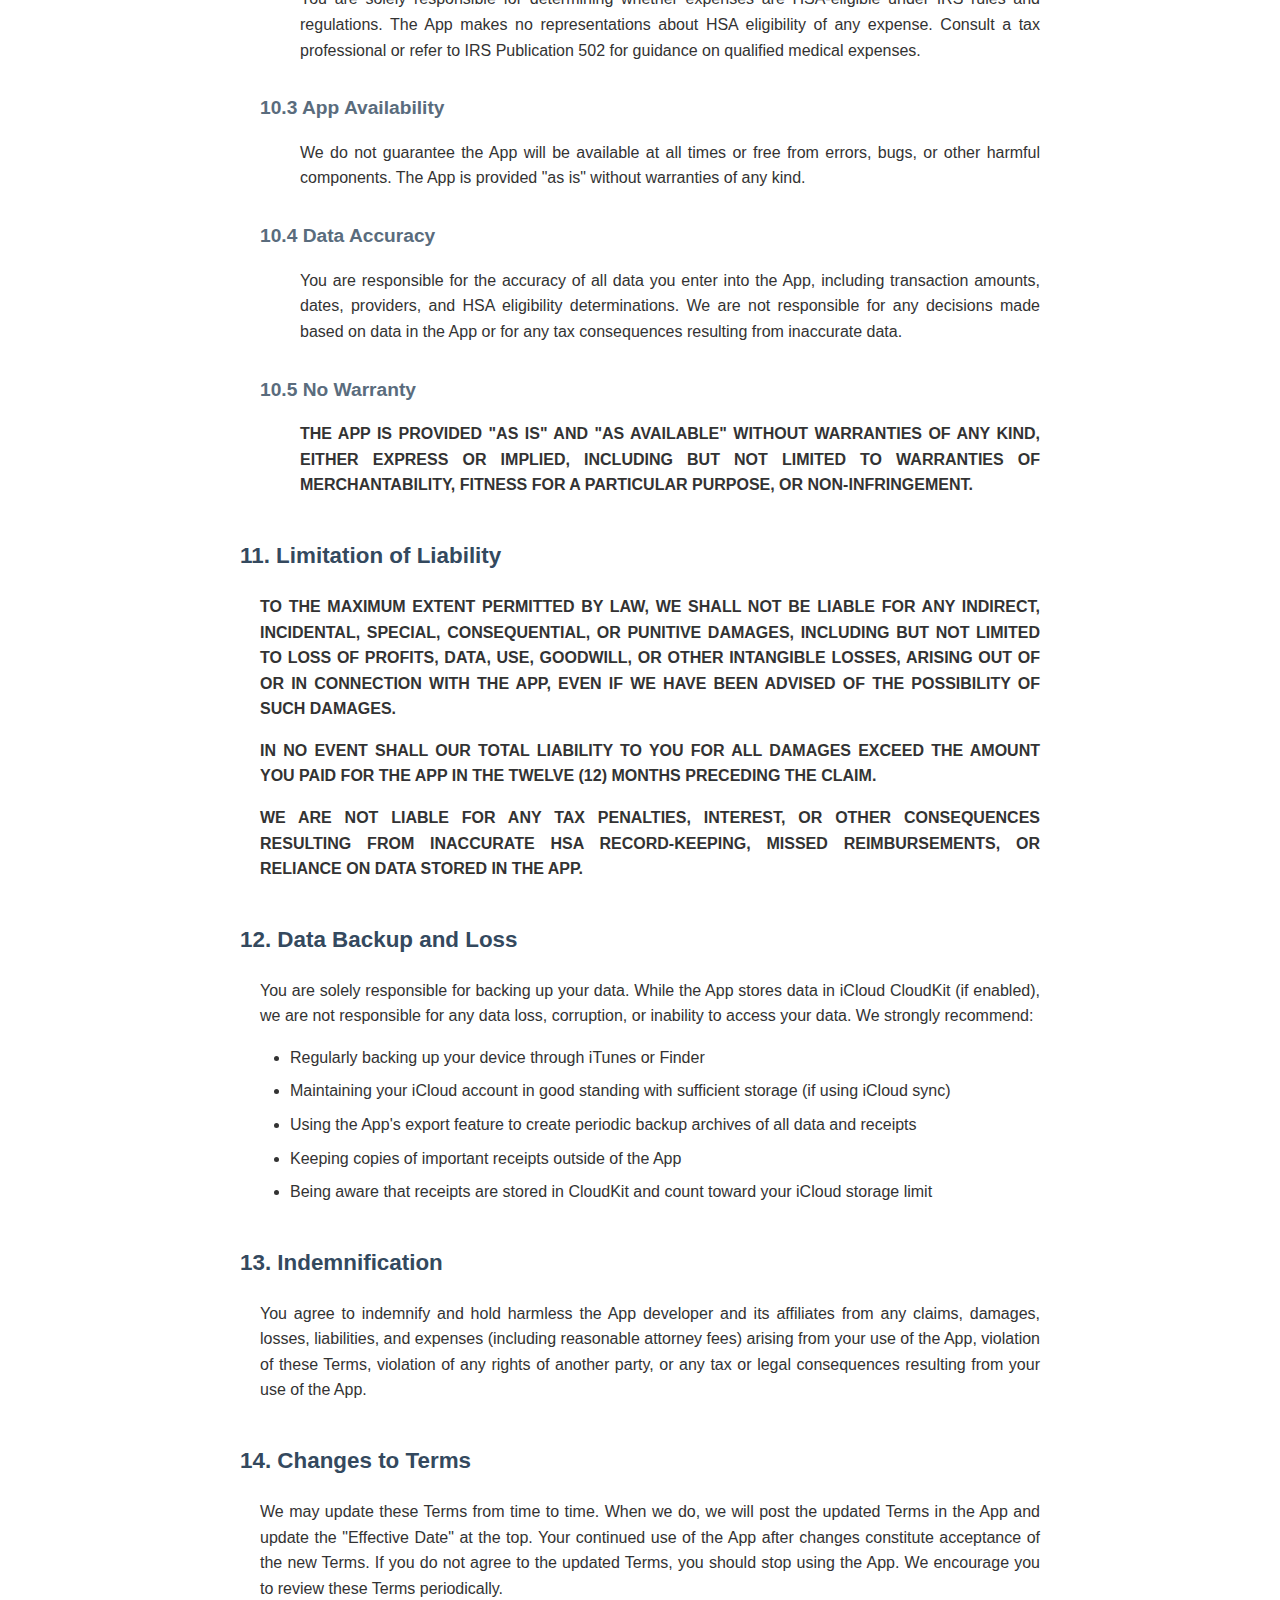
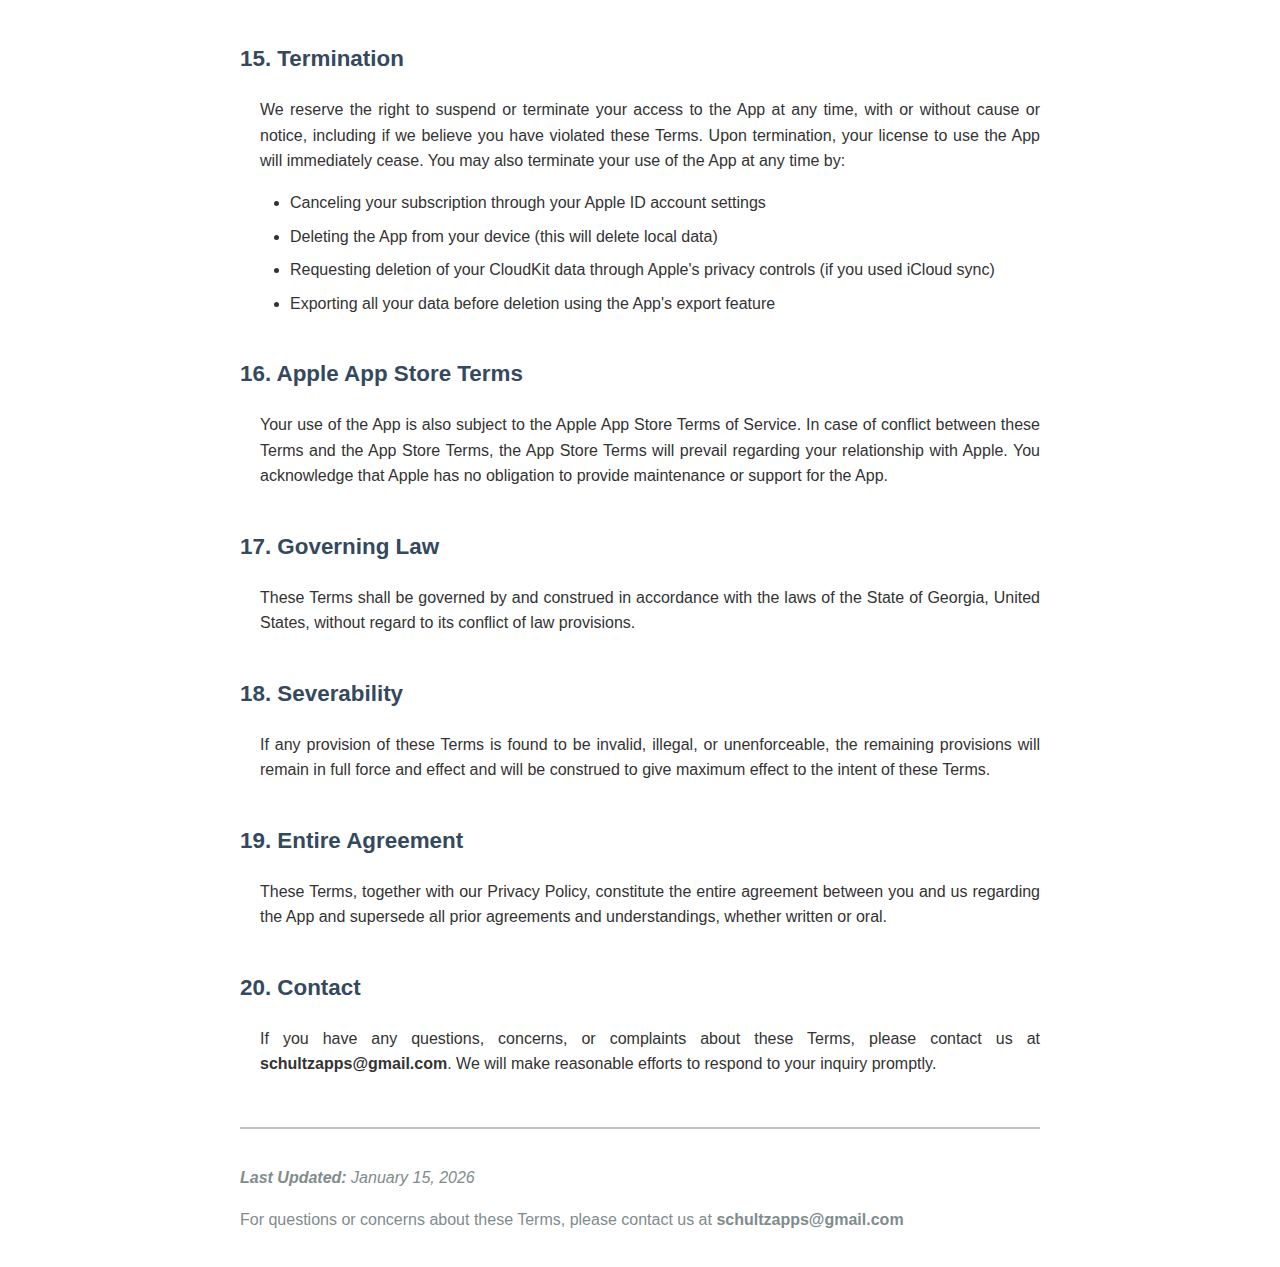
<file: Terms_of_Service_HSA_Monster.html>
<!DOCTYPE html>
<html lang="en">
<head>
    <meta charset="UTF-8">
    <meta name="viewport" content="width=device-width, initial-scale=1.0">
    <title>Terms of Service - HSA Monster</title>
    <style>
        body {
            font-family: -apple-system, BlinkMacSystemFont, 'Segoe UI', Roboto, Arial, sans-serif;
            line-height: 1.6;
            max-width: 800px;
            margin: 0 auto;
            padding: 20px;
            color: #333;
            background-color: #fff;
        }
        
        h1 {
            color: #2c3e50;
            border-bottom: 3px solid #2E7D32;
            padding-bottom: 10px;
            margin-bottom: 30px;
        }
        
        h2 {
            color: #34495e;
            margin-top: 40px;
            margin-bottom: 20px;
            font-size: 1.4em;
        }
        
        h3 {
            color: #5a6c7d;
            margin-top: 30px;
            margin-bottom: 15px;
            font-size: 1.2em;
        }
        
        p {
            margin-bottom: 15px;
            text-align: justify;
        }
        
        ul {
            margin-bottom: 20px;
            padding-left: 30px;
        }
        
        li {
            margin-bottom: 8px;
        }
        
        .effective-date {
            font-weight: bold;
            color: #7f8c8d;
            margin-bottom: 30px;
        }
        
        .contact-info {
            background-color: #ecf0f1;
            padding: 15px;
            border-radius: 5px;
            margin: 20px 0;
        }
        
        .section-content {
            margin-left: 20px;
        }
        
        .subsection {
            margin-left: 40px;
        }
        
        .caps-text {
            font-weight: bold;
            text-transform: uppercase;
        }
        
        .footer-info {
            margin-top: 50px;
            padding-top: 20px;
            border-top: 2px solid #bdc3c7;
            color: #7f8c8d;
            text-align: center;
        }
        
        .last-updated {
            font-style: italic;
            margin-bottom: 10px;
        }
        
        @media (max-width: 600px) {
            body {
                padding: 15px;
            }
            
            h1 {
                font-size: 1.8em;
            }
            
            h2 {
                font-size: 1.3em;
            }
            
            .section-content,
            .subsection {
                margin-left: 10px;
            }
        }
    </style>
</head>
<body>
    <h1>Terms of Service - HSA Monster</h1>
    
    <p class="effective-date">Effective Date: January 15, 2026</p>

    <h2>1. Acceptance of Terms</h2>
    <div class="section-content">
        <p>By downloading, installing, or using the HSA Monster mobile application ("App"), you agree to be bound by these Terms of Service ("Terms"). If you do not agree to these Terms, do not use the App.</p>
    </div>

    <h2>2. About the App</h2>
    <div class="section-content">
        <p>HSA Monster is a Health Savings Account (HSA) expense tracking application ("we," "us," or "our") that helps users track HSA transactions, manage receipts, and maintain long-term health expense records. The App stores all data, including transaction records and receipt attachments, on your device using Core Data. If you enable iCloud sync, your data is also stored in your personal iCloud account using Apple's CloudKit technology for seamless syncing across your devices and secure family sharing.</p>
    </div>

    <h2>3. Contact Information</h2>
    <div class="section-content">
        <div class="contact-info">
            <p>For questions about these Terms or the App, contact us at: <strong>schultzapps@gmail.com</strong></p>
        </div>
    </div>

    <h2>4. License to Use</h2>
    <div class="section-content">
        <p>We grant you a limited, non-exclusive, non-transferable, revocable license to use the App for your personal, non-commercial purposes in accordance with these Terms and the Apple App Store Terms of Service.</p>
    </div>

    <h2>5. Data Storage and Privacy</h2>
    <div class="section-content">
        <h3>5.1 Your Personal Data</h3>
        <div class="subsection">
            <ul>
                <li><strong>Local Storage:</strong> All HSA transaction data, family member information, and receipt attachments you enter are stored on your device using Core Data. We do not store, access, or process your HSA data on our servers.</li>
                <li><strong>iCloud Sync (Optional):</strong> If you enable iCloud sync, your HSA transaction data and receipt attachments are also stored in your personal iCloud account using Apple's CloudKit. This enables seamless syncing across your devices and secure family sharing (when enabled). You can disable iCloud sync at any time, and your data will remain only on your device.</li>
                <li><strong>Receipt Attachments:</strong> Receipt images and PDFs you capture or upload are stored as part of your Core Data database, either locally on your device or in CloudKit (if iCloud sync is enabled). Receipts are securely attached to their associated transactions and sync across your devices when iCloud is enabled.</li>
                <li><strong>Photos and Documents:</strong> Any receipts you capture with the camera or import from your photo library or files are accessed through Apple's standard APIs and stored in your Core Data database. We never have access to your photos, documents, or receipts.</li>
                <li><strong>On-Device AI Processing:</strong> If you use the receipt scanning feature, text recognition and data extraction are performed entirely on your device using Apple's Vision and Natural Language frameworks (or Apple Foundation Models on supported devices). No receipt data is sent to our servers or any third-party AI service.</li>
                <li><strong>iCloud Terms:</strong> Your use of iCloud storage is subject to Apple's iCloud Terms and Conditions.</li>
            </ul>
        </div>

        <h3>5.2 Anonymous Analytics and Third-Party Services</h3>
        <div class="subsection">
            <p>The App uses the following third-party services that collect anonymous, non-personally identifiable data:</p>
            <ul>
                <li><strong>Firebase Analytics & Google Analytics:</strong> To understand app usage patterns and improve functionality</li>
                <li><strong>Firebase Crashlytics:</strong> To identify and fix crashes</li>
                <li><strong>Firebase Remote Config:</strong> To deliver app configuration updates</li>
                <li><strong>RevenueCat:</strong> To manage in-app purchases and subscription status</li>
            </ul>
            <p>This anonymous data does not include your HSA transaction information, receipts, or family member details. For more details, see our Privacy Policy.</p>
        </div>
    </div>

    <h2>6. In-App Purchases</h2>
    <div class="section-content">
        <h3>6.1 Subscription Model</h3>
        <div class="subsection">
            <ul>
                <li>HSA Monster operates on a subscription model with monthly and annual payment options</li>
                <li>All purchases are processed through the Apple App Store</li>
                <li>Payment will be charged to your Apple ID account at confirmation of purchase</li>
                <li>Subscriptions will auto-renew unless canceled at least 24 hours before the end of the current period</li>
                <li>You can manage or cancel subscriptions through your Apple ID account settings</li>
                <li>Monthly and annual subscriptions provide the same features; annual subscriptions offer a discounted rate</li>
            </ul>
        </div>

        <h3>6.2 Free Trial</h3>
        <div class="subsection">
            <ul>
                <li>New users receive a 30-day free trial to evaluate all features of the App</li>
                <li>The free trial begins when you first download and launch the App</li>
                <li>You are not required to enter payment information to start the free trial</li>
                <li>After the 30-day trial period ends, you must subscribe to continue using the App</li>
                <li>All data created during the trial period will remain accessible after subscribing</li>
                <li>If you do not subscribe after the trial ends, you will retain view-only access to your existing data but cannot create new transactions, accounts, or family members</li>
            </ul>
        </div>

        <h3>6.3 Refunds</h3>
        <div class="subsection">
            <ul>
                <li>All sales are final unless otherwise required by law</li>
                <li>Refund requests should be directed to Apple through the App Store, as all purchases are processed by Apple</li>
                <li>We do not have the ability to issue refunds directly</li>
            </ul>
        </div>

        <h3>6.4 Subscription Status</h3>
        <div class="subsection">
            <ul>
                <li>If your subscription is canceled or refunded, you will lose the ability to create new data</li>
                <li>You will retain view-only access to all existing data</li>
                <li>You can export all your data at any time, even without an active subscription</li>
            </ul>
        </div>
    </div>

    <h2>7. Receipt Management and Storage</h2>
    <div class="section-content">
        <h3>7.1 Receipt Storage</h3>
        <div class="subsection">
            <p>Receipt files are stored as part of your Core Data database, either locally on your device or in CloudKit (if iCloud sync is enabled). You are responsible for:</p>
            <ul>
                <li>Ensuring your device has sufficient storage space for receipt attachments</li>
                <li>If using iCloud sync, ensuring your iCloud account has sufficient storage space</li>
                <li>Maintaining your iCloud account in good standing (if using iCloud sync)</li>
                <li>Understanding that deleting the App or disabling iCloud sync may affect access to your receipts</li>
            </ul>
        </div>

        <h3>7.2 Long-Term Preservation</h3>
        <div class="subsection">
            <p>While we design the App to help you preserve HSA records for decades, you acknowledge that:</p>
            <ul>
                <li>Apple's iCloud service terms and availability may change over time</li>
                <li>You are responsible for regularly backing up your data and receipts</li>
                <li>We recommend using the export feature to create periodic backups of all data, including receipt attachments</li>
                <li>We are not liable for data loss due to iCloud service changes, account issues, device failures, or storage limitations</li>
            </ul>
        </div>

        <h3>7.3 AI Receipt Extraction</h3>
        <div class="subsection">
            <p>The App includes an on-device AI feature that attempts to extract transaction details from receipts. You acknowledge that:</p>
            <ul>
                <li>AI extraction is provided as a convenience and may not always be accurate</li>
                <li>You are responsible for reviewing and verifying all AI-extracted data before saving</li>
                <li>We are not liable for any errors in AI-extracted information</li>
                <li>All AI processing occurs on your device; no receipt data is transmitted to our servers</li>
            </ul>
        </div>
    </div>

    <h2>8. Family Sharing and CloudKit</h2>
    <div class="section-content">
        <p>Subscribers can enable CloudKit family sharing to collaborate with family members. You acknowledge that:</p>
        <ul>
            <li>Family sharing requires an active subscription</li>
            <li>Shared data is visible to all invited family members</li>
            <li>You are responsible for managing who has access to your shared data</li>
            <li>We are not responsible for unauthorized access resulting from your sharing choices</li>
            <li>Family sharing is subject to Apple's CloudKit terms and limitations</li>
        </ul>
    </div>

    <h2>9. Acceptable Use</h2>
    <div class="section-content">
        <p>You agree to use the App only for lawful purposes and in accordance with these Terms. You will not:</p>
        <ul>
            <li>Use the App for any unlawful purpose or activity</li>
            <li>Attempt to reverse engineer, decompile, or disassemble the App</li>
            <li>Remove or alter any proprietary notices or labels on the App</li>
            <li>Use the App in any way that could damage, disable, or impair the App</li>
            <li>Attempt to gain unauthorized access to any portion of the App or its systems</li>
            <li>Share your subscription with others in violation of Apple's terms</li>
        </ul>
    </div>

    <h2>10. Disclaimers</h2>
    <div class="section-content">
        <h3>10.1 No Medical or Tax Advice</h3>
        <div class="subsection">
            <p>HSA Monster is an expense tracking tool only. We do not provide medical advice, tax advice, or professional financial services. The App does not analyze your HSA eligibility, determine what expenses qualify for HSA reimbursement, or provide tax guidance. Always consult qualified medical, tax, and financial professionals for advice specific to your situation.</p>
        </div>

        <h3>10.2 HSA Eligibility</h3>
        <div class="subsection">
            <p>You are solely responsible for determining whether expenses are HSA-eligible under IRS rules and regulations. The App makes no representations about HSA eligibility of any expense. Consult a tax professional or refer to IRS Publication 502 for guidance on qualified medical expenses.</p>
        </div>

        <h3>10.3 App Availability</h3>
        <div class="subsection">
            <p>We do not guarantee the App will be available at all times or free from errors, bugs, or other harmful components. The App is provided "as is" without warranties of any kind.</p>
        </div>

        <h3>10.4 Data Accuracy</h3>
        <div class="subsection">
            <p>You are responsible for the accuracy of all data you enter into the App, including transaction amounts, dates, providers, and HSA eligibility determinations. We are not responsible for any decisions made based on data in the App or for any tax consequences resulting from inaccurate data.</p>
        </div>

        <h3>10.5 No Warranty</h3>
        <div class="subsection">
            <p class="caps-text">The App is provided "as is" and "as available" without warranties of any kind, either express or implied, including but not limited to warranties of merchantability, fitness for a particular purpose, or non-infringement.</p>
        </div>
    </div>

    <h2>11. Limitation of Liability</h2>
    <div class="section-content">
        <p class="caps-text">To the maximum extent permitted by law, we shall not be liable for any indirect, incidental, special, consequential, or punitive damages, including but not limited to loss of profits, data, use, goodwill, or other intangible losses, arising out of or in connection with the App, even if we have been advised of the possibility of such damages.</p>
        <p class="caps-text">In no event shall our total liability to you for all damages exceed the amount you paid for the App in the twelve (12) months preceding the claim.</p>
        <p class="caps-text">We are not liable for any tax penalties, interest, or other consequences resulting from inaccurate HSA record-keeping, missed reimbursements, or reliance on data stored in the App.</p>
    </div>

    <h2>12. Data Backup and Loss</h2>
    <div class="section-content">
        <p>You are solely responsible for backing up your data. While the App stores data in iCloud CloudKit (if enabled), we are not responsible for any data loss, corruption, or inability to access your data. We strongly recommend:</p>
        <ul>
            <li>Regularly backing up your device through iTunes or Finder</li>
            <li>Maintaining your iCloud account in good standing with sufficient storage (if using iCloud sync)</li>
            <li>Using the App's export feature to create periodic backup archives of all data and receipts</li>
            <li>Keeping copies of important receipts outside of the App</li>
            <li>Being aware that receipts are stored in CloudKit and count toward your iCloud storage limit</li>
        </ul>
    </div>

    <h2>13. Indemnification</h2>
    <div class="section-content">
        <p>You agree to indemnify and hold harmless the App developer and its affiliates from any claims, damages, losses, liabilities, and expenses (including reasonable attorney fees) arising from your use of the App, violation of these Terms, violation of any rights of another party, or any tax or legal consequences resulting from your use of the App.</p>
    </div>

    <h2>14. Changes to Terms</h2>
    <div class="section-content">
        <p>We may update these Terms from time to time. When we do, we will post the updated Terms in the App and update the "Effective Date" at the top. Your continued use of the App after changes constitute acceptance of the new Terms. If you do not agree to the updated Terms, you should stop using the App. We encourage you to review these Terms periodically.</p>
    </div>

    <h2>15. Termination</h2>
    <div class="section-content">
        <p>We reserve the right to suspend or terminate your access to the App at any time, with or without cause or notice, including if we believe you have violated these Terms. Upon termination, your license to use the App will immediately cease. You may also terminate your use of the App at any time by:</p>
        <ul>
            <li>Canceling your subscription through your Apple ID account settings</li>
            <li>Deleting the App from your device (this will delete local data)</li>
            <li>Requesting deletion of your CloudKit data through Apple's privacy controls (if you used iCloud sync)</li>
            <li>Exporting all your data before deletion using the App's export feature</li>
        </ul>
    </div>

    <h2>16. Apple App Store Terms</h2>
    <div class="section-content">
        <p>Your use of the App is also subject to the Apple App Store Terms of Service. In case of conflict between these Terms and the App Store Terms, the App Store Terms will prevail regarding your relationship with Apple. You acknowledge that Apple has no obligation to provide maintenance or support for the App.</p>
    </div>

    <h2>17. Governing Law</h2>
    <div class="section-content">
        <p>These Terms shall be governed by and construed in accordance with the laws of the State of Georgia, United States, without regard to its conflict of law provisions.</p>
    </div>

    <h2>18. Severability</h2>
    <div class="section-content">
        <p>If any provision of these Terms is found to be invalid, illegal, or unenforceable, the remaining provisions will remain in full force and effect and will be construed to give maximum effect to the intent of these Terms.</p>
    </div>

    <h2>19. Entire Agreement</h2>
    <div class="section-content">
        <p>These Terms, together with our Privacy Policy, constitute the entire agreement between you and us regarding the App and supersede all prior agreements and understandings, whether written or oral.</p>
    </div>

    <h2>20. Contact</h2>
    <div class="section-content">
        <p>If you have any questions, concerns, or complaints about these Terms, please contact us at <strong>schultzapps@gmail.com</strong>. We will make reasonable efforts to respond to your inquiry promptly.</p>
    </div>

    <div class="footer-info">
        <p class="last-updated"><strong>Last Updated:</strong> January 15, 2026</p>
        <p>For questions or concerns about these Terms, please contact us at <strong>schultzapps@gmail.com</strong></p>
    </div>
</body>
</html>
</file>
<file: styles.css>
/* HSA Monster Landing Page Styles */
/* Indigo/Teal theme matching iOS app colors */

/* ============================================
   CSS Variables & Theme
   ============================================ */
:root {
    /* Typography */
    --font-display: 'Outfit', -apple-system, BlinkMacSystemFont, sans-serif;
    --font-mono: 'JetBrains Mono', monospace;

    /* Spacing Scale */
    --space-xs: 0.25rem;
    --space-sm: 0.5rem;
    --space-md: 1rem;
    --space-lg: 1.5rem;
    --space-xl: 2rem;
    --space-2xl: 3rem;
    --space-3xl: 4rem;
    --space-4xl: 6rem;

    /* Border Radius */
    --radius-sm: 0.375rem;
    --radius-md: 0.5rem;
    --radius-lg: 0.75rem;
    --radius-xl: 1rem;
    --radius-2xl: 1.5rem;
    --radius-full: 9999px;

    /* Transitions */
    --transition-fast: 150ms ease;
    --transition-base: 200ms ease;
    --transition-slow: 300ms ease;
    --transition-bounce: 400ms cubic-bezier(0.34, 1.56, 0.64, 1);

    /* Z-Index Scale */
    --z-base: 1;
    --z-dropdown: 100;
    --z-sticky: 200;
    --z-modal: 300;
}

/* Dark Theme (default) */
[data-theme="dark"] {
    --bg-primary: #0A0A12;
    --bg-secondary: #12121C;
    --bg-tertiary: #1A1A28;
    --bg-card: #1A1A28;
    --bg-card-hover: #242436;

    --text-primary: #F0F0F8;
    --text-secondary: #A8A8C0;
    --text-muted: #6B6B8C;

    --accent-primary: #5E5CE6;
    --accent-secondary: #41CEBD;
    --accent-tertiary: #4299CE;
    --accent-glow: rgba(94, 92, 230, 0.3);

    --gradient-primary: linear-gradient(135deg, #5E5CE6 0%, #41CEBD 50%, #4299CE 100%);
    --gradient-secondary: linear-gradient(135deg, #41CEBD 0%, #4299CE 100%);
    --gradient-glow: radial-gradient(circle at 50% 50%, rgba(94, 92, 230, 0.15) 0%, transparent 70%);

    --border-color: rgba(168, 168, 192, 0.1);
    --border-color-strong: rgba(168, 168, 192, 0.2);

    --shadow-sm: 0 1px 2px rgba(0, 0, 0, 0.3);
    --shadow-md: 0 4px 12px rgba(0, 0, 0, 0.4);
    --shadow-lg: 0 8px 24px rgba(0, 0, 0, 0.5);
    --shadow-glow: 0 0 40px rgba(94, 92, 230, 0.2);
}

/* Light Theme */
[data-theme="light"] {
    --bg-primary: #EFF6FE;
    --bg-secondary: #FFFFFF;
    --bg-tertiary: #FBF5FD;
    --bg-card: #FFFFFF;
    --bg-card-hover: #F5F0F8;

    --text-primary: #0A0A12;
    --text-secondary: #3D3D5C;
    --text-muted: #6B6B8C;

    --accent-primary: #5856D6;
    --accent-secondary: #56CEC0;
    --accent-tertiary: #56A2CE;
    --accent-glow: rgba(88, 86, 214, 0.2);

    --gradient-primary: linear-gradient(135deg, #5856D6 0%, #56CEC0 50%, #56A2CE 100%);
    --gradient-secondary: linear-gradient(135deg, #56CEC0 0%, #56A2CE 100%);
    --gradient-glow: radial-gradient(circle at 50% 50%, rgba(88, 86, 214, 0.1) 0%, transparent 70%);

    --border-color: rgba(61, 61, 92, 0.1);
    --border-color-strong: rgba(61, 61, 92, 0.2);

    --shadow-sm: 0 1px 2px rgba(0, 0, 0, 0.05);
    --shadow-md: 0 4px 12px rgba(0, 0, 0, 0.1);
    --shadow-lg: 0 8px 24px rgba(0, 0, 0, 0.15);
    --shadow-glow: 0 0 40px rgba(88, 86, 214, 0.1);
}

/* ============================================
   Reset & Base Styles
   ============================================ */
*, *::before, *::after {
    box-sizing: border-box;
    margin: 0;
    padding: 0;
}

html {
    scroll-behavior: smooth;
    -webkit-font-smoothing: antialiased;
    -moz-osx-font-smoothing: grayscale;
}

body {
    font-family: var(--font-display);
    font-size: 1rem;
    line-height: 1.6;
    color: var(--text-primary);
    background-color: var(--bg-primary);
    overflow-x: hidden;
}

a {
    color: inherit;
    text-decoration: none;
}

img {
    max-width: 100%;
    height: auto;
    display: block;
}

ul {
    list-style: none;
}

/* ============================================
   Container & Layout
   ============================================ */
.container {
    width: 100%;
    max-width: 1200px;
    margin: 0 auto;
    padding: 0 var(--space-lg);
}

/* ============================================
   Typography
   ============================================ */
h1, h2, h3, h4, h5, h6 {
    font-weight: 700;
    line-height: 1.2;
    color: var(--text-primary);
}

h1 { font-size: clamp(2.5rem, 5vw, 4rem); }
h2 { font-size: clamp(2rem, 4vw, 3rem); }
h3 { font-size: clamp(1.25rem, 2vw, 1.5rem); }

.gradient-text {
    color: var(--accent-primary);
}

.orange-text {
    color: #CE5F41;
}

/* ============================================
   Buttons
   ============================================ */
.btn {
    display: inline-flex;
    align-items: center;
    justify-content: center;
    gap: var(--space-sm);
    padding: var(--space-sm) var(--space-lg);
    font-family: var(--font-display);
    font-size: 0.9375rem;
    font-weight: 600;
    border-radius: var(--radius-lg);
    border: none;
    cursor: pointer;
    transition: all var(--transition-base);
    white-space: nowrap;
}

.btn-primary {
    background: var(--accent-primary);
    color: white;
    box-shadow: var(--shadow-md);
}

.btn-primary:hover {
    transform: translateY(-2px);
    box-shadow: var(--shadow-lg);
    filter: brightness(1.1);
}

.btn-secondary {
    background: var(--bg-card);
    color: var(--text-primary);
    border: 1px solid var(--border-color-strong);
}

.btn-secondary:hover {
    background: var(--bg-card-hover);
    border-color: var(--accent-primary);
}

.btn-large {
    padding: var(--space-md) var(--space-xl);
    font-size: 1rem;
}

/* ============================================
   Navigation
   ============================================ */
.navbar {
    position: fixed;
    top: 0;
    left: 0;
    right: 0;
    z-index: var(--z-sticky);
    padding: var(--space-md) 0;
    background: transparent;
    transition: all var(--transition-base);
}

.navbar.scrolled {
    background: rgba(10, 10, 18, 0.9);
    backdrop-filter: blur(12px);
    -webkit-backdrop-filter: blur(12px);
    border-bottom: 1px solid var(--border-color);
}

[data-theme="light"] .navbar.scrolled {
    background: rgba(239, 246, 254, 0.9);
}

.nav-container {
    display: flex;
    align-items: center;
    justify-content: space-between;
    max-width: 1200px;
    margin: 0 auto;
    padding: 0 var(--space-lg);
}

.nav-logo {
    display: flex;
    align-items: center;
    gap: var(--space-sm);
    font-size: 1.25rem;
    font-weight: 700;
}

.logo-icon {
    width: 32px;
    height: 32px;
    object-fit: contain;
}

.logo-text {
    color: var(--accent-primary);
}

.nav-links {
    display: flex;
    align-items: center;
    gap: var(--space-xl);
}

.nav-links a {
    font-size: 0.9375rem;
    font-weight: 500;
    color: var(--text-secondary);
    transition: color var(--transition-fast);
}

.nav-links a:hover {
    color: var(--accent-primary);
}

.nav-actions {
    display: flex;
    align-items: center;
    gap: var(--space-md);
}

.theme-toggle {
    display: flex;
    align-items: center;
    justify-content: center;
    width: 40px;
    height: 40px;
    background: var(--bg-card);
    border: 1px solid var(--border-color);
    border-radius: var(--radius-md);
    cursor: pointer;
    color: var(--text-secondary);
    transition: all var(--transition-fast);
}

.theme-toggle:hover {
    color: var(--accent-primary);
    border-color: var(--accent-primary);
}

[data-theme="dark"] .sun-icon { display: block; }
[data-theme="dark"] .moon-icon { display: none; }
[data-theme="light"] .sun-icon { display: none; }
[data-theme="light"] .moon-icon { display: block; }

.mobile-menu-btn {
    display: none;
    flex-direction: column;
    gap: 5px;
    padding: 8px;
    background: none;
    border: none;
    cursor: pointer;
}

.mobile-menu-btn span {
    display: block;
    width: 24px;
    height: 2px;
    background: var(--text-primary);
    transition: all var(--transition-fast);
}

.mobile-menu-btn.active span:nth-child(1) {
    transform: rotate(45deg) translate(5px, 5px);
}

.mobile-menu-btn.active span:nth-child(2) {
    opacity: 0;
}

.mobile-menu-btn.active span:nth-child(3) {
    transform: rotate(-45deg) translate(5px, -5px);
}

/* ============================================
   Hero Section
   ============================================ */
.hero {
    position: relative;
    min-height: 100vh;
    display: flex;
    align-items: center;
    padding: var(--space-4xl) 0;
    overflow: hidden;
}

.hero-bg {
    position: absolute;
    inset: 0;
    background: var(--gradient-glow);
    animation: float 20s ease-in-out infinite;
}

@keyframes float {
    0%, 100% { transform: translate(0, 0) scale(1); }
    25% { transform: translate(5%, 5%) scale(1.05); }
    50% { transform: translate(-5%, 10%) scale(1); }
    75% { transform: translate(5%, -5%) scale(1.02); }
}

.hero-container {
    display: grid;
    grid-template-columns: 1fr 1fr;
    gap: var(--space-3xl);
    align-items: center;
    max-width: 1200px;
    margin: 0 auto;
    padding: 0 var(--space-lg);
    position: relative;
    z-index: var(--z-base);
}

.hero-content {
    animation: fadeUp 0.8s ease-out;
}

@keyframes fadeUp {
    from {
        opacity: 0;
        transform: translateY(30px);
    }
    to {
        opacity: 1;
        transform: translateY(0);
    }
}

.hero-badge {
    display: inline-flex;
    align-items: center;
    gap: var(--space-sm);
    padding: var(--space-xs) var(--space-md);
    background: var(--bg-card);
    border: 1px solid var(--border-color-strong);
    border-radius: var(--radius-full);
    font-size: 0.875rem;
    font-weight: 500;
    color: var(--text-secondary);
    margin-bottom: var(--space-lg);
}

.badge-icon {
    font-size: 1rem;
}

.hero-title {
    margin-bottom: var(--space-lg);
}

.hero-description {
    font-size: 1.125rem;
    color: var(--text-secondary);
    margin-bottom: var(--space-xl);
    max-width: 500px;
}

.hero-ctas {
    display: flex;
    flex-wrap: wrap;
    align-items: center;
    gap: var(--space-md);
}

.hero-mockup {
    position: relative;
    display: flex;
    justify-content: center;
    align-items: center;
    animation: fadeUp 0.8s ease-out 0.2s both;
}

.mockup-glow {
    position: absolute;
    width: 400px;
    height: 400px;
    background: var(--gradient-glow);
    filter: blur(60px);
    border-radius: 50%;
}

.phone-frame {
    position: relative;
    width: 274px;
    height: 574px;
    background: linear-gradient(145deg, #2A2A3C, #1A1A28);
    border-radius: 40px;
    padding: 9px;
    box-shadow: var(--shadow-lg), 0 0 60px var(--accent-glow);
    transform: perspective(1000px) rotateY(-5deg) rotateX(5deg);
    transition: transform var(--transition-slow);
}

.phone-frame:hover {
    transform: perspective(1000px) rotateY(0deg) rotateX(0deg);
}

.phone-screen {
    width: 100%;
    height: 100%;
    background: var(--bg-secondary);
    border-radius: 32px;
    overflow: hidden;
    display: flex;
    align-items: center;
    justify-content: center;
}

.placeholder-screen {
    display: flex;
    flex-direction: column;
    align-items: center;
    justify-content: center;
    gap: var(--space-md);
    color: var(--text-muted);
    text-align: center;
    padding: var(--space-xl);
}

.placeholder-icon {
    font-size: 3rem;
    opacity: 0.5;
}

.placeholder-text {
    font-size: 0.875rem;
    font-weight: 500;
}

/* ============================================
   Trust Section
   ============================================ */
.trust-section {
    padding: var(--space-2xl) 0;
    border-top: 1px solid var(--border-color);
    border-bottom: 1px solid var(--border-color);
}

.trust-badges {
    display: flex;
    flex-wrap: wrap;
    justify-content: center;
    gap: var(--space-xl);
}

.trust-badge {
    display: flex;
    align-items: center;
    gap: var(--space-sm);
    color: var(--text-muted);
    font-size: 0.875rem;
    font-weight: 500;
}

.trust-badge svg {
    color: var(--accent-primary);
}

/* ============================================
   Section Styles
   ============================================ */
.section-header {
    text-align: center;
    max-width: 700px;
    margin: 0 auto var(--space-3xl);
}

.section-label {
    display: inline-block;
    font-family: var(--font-mono);
    font-size: 0.75rem;
    font-weight: 500;
    text-transform: uppercase;
    letter-spacing: 0.1em;
    color: var(--accent-primary);
    background: rgba(94, 92, 230, 0.1);
    padding: var(--space-xs) var(--space-md);
    border-radius: var(--radius-full);
    margin-bottom: var(--space-md);
}

.section-title {
    margin-bottom: var(--space-md);
}

.section-description {
    font-size: 1.125rem;
    color: var(--text-secondary);
}

/* ============================================
   Features Section
   ============================================ */
.features-section {
    padding: var(--space-4xl) 0;
}

.features-grid {
    display: grid;
    grid-template-columns: repeat(3, 1fr);
    gap: var(--space-xl);
}

.feature-card {
    display: grid;
    grid-template-columns: auto 1fr;
    grid-template-rows: auto 1fr;
    gap: var(--space-sm) var(--space-md);
    align-items: start;
    background: var(--bg-card);
    border: 1px solid var(--border-color);
    border-radius: var(--radius-xl);
    padding: var(--space-xl);
    transition: all var(--transition-base);
    opacity: 0;
    transform: translateY(20px);
}

.feature-card.animate-in {
    opacity: 1;
    transform: translateY(0);
}

.feature-card:hover {
    background: var(--bg-card-hover);
    border-color: #CE5F41; /* orange */
    transform: translateY(-4px);
    box-shadow: var(--shadow-lg), 0 0 20px rgba(206, 95, 65, 0.15);
}

.feature-icon {
    grid-row: 1;
    grid-column: 1;
    display: flex;
    align-items: center;
    justify-content: center;
    width: 48px;
    height: 48px;
    background: #CE5F41; /* orange */
    border-radius: var(--radius-lg);
    color: white;
    flex-shrink: 0;
}

.feature-title {
    grid-row: 1;
    grid-column: 2;
    align-self: center;
    margin: 0;
}

.feature-description {
    grid-row: 2;
    grid-column: 1 / -1;
    color: var(--text-secondary);
    font-size: 0.9375rem;
}

/* ============================================
   How It Works Section
   ============================================ */
.how-it-works-section {
    padding: var(--space-4xl) 0;
    background: var(--bg-secondary);
}

.steps-grid {
    display: grid;
    grid-template-columns: repeat(3, 1fr);
    gap: var(--space-xl);
}

.step-card {
    text-align: center;
    opacity: 0;
    transform: translateY(20px);
}

.step-card.animate-in {
    opacity: 1;
    transform: translateY(0);
}

.step-number {
    display: inline-flex;
    align-items: center;
    justify-content: center;
    width: 48px;
    height: 48px;
    background: var(--accent-tertiary); /* blue for Snap */
    border-radius: 50%;
    font-size: 1.25rem;
    font-weight: 700;
    color: white;
    margin-bottom: var(--space-lg);
}

/* Step number color variants */
.step-card:nth-child(2) .step-number {
    background: var(--accent-secondary); /* teal for Save */
}

.step-card:nth-child(3) .step-number {
    background: var(--accent-primary); /* indigo for Done */
}

.step-title {
    margin-bottom: var(--space-sm);
}

.step-description {
    color: var(--text-secondary);
    font-size: 0.9375rem;
}

/* ============================================
   Numbers Section
   ============================================ */
.numbers-section {
    padding: var(--space-4xl) 0;
}

.numbers-grid {
    display: flex;
    justify-content: center;
    gap: var(--space-lg);
    flex-wrap: wrap;
}

.number-card {
    flex: 1;
    min-width: 200px;
    max-width: 300px;
    text-align: center;
    padding: var(--space-xl);
    background: var(--bg-card);
    border-radius: var(--radius-xl);
    border: 1px solid var(--border-color);
}

.number-value {
    font-size: 2.5rem;
    font-weight: 700;
    color: var(--text-primary);
    line-height: 1.2;
    margin-bottom: var(--space-sm);
}

.number-divider {
    color: var(--text-muted);
    font-weight: 400;
}

.number-plus,
.number-percent {
    background: var(--gradient-primary);
    -webkit-background-clip: text;
    -webkit-text-fill-color: transparent;
    background-clip: text;
}

.number-label {
    color: var(--text-secondary);
    font-size: 0.875rem;
    line-height: 1.4;
}

/* ============================================
   Screenshots Section
   ============================================ */
.screenshots-section {
    padding: var(--space-4xl) 0;
    background: var(--bg-secondary);
}

.screenshots-gallery {
    display: flex;
    justify-content: center;
    align-items: center;
    gap: var(--space-xl);
    perspective: 1000px;
}

.screenshot-item {
    flex-shrink: 0;
}

.screenshot-frame {
    width: 200px;
    height: 420px;
    background: var(--bg-card);
    border: 0.5px solid var(--border-color);
    border-radius: var(--radius-2xl);
    overflow: hidden;
    display: flex;
    align-items: center;
    justify-content: center;
    transition: all var(--transition-slow);
    transform: rotateY(15deg) scale(0.9);
}

.screenshot-item:last-child .screenshot-frame {
    transform: rotateY(-15deg) scale(0.9);
}

.screenshot-item.featured .screenshot-frame {
    width: 240px;
    height: 500px;
    transform: rotateY(0deg) scale(1);
    border-color: var(--accent-primary);
    box-shadow: var(--shadow-glow);
}

.screenshot-item:first-child .screenshot-frame:hover {
    transform: rotateY(0deg) scale(1.02) !important;
}

.screenshot-item:last-child .screenshot-frame:hover {
    transform: rotateY(0deg) scale(1.02) !important;
}

/* ============================================
   Pricing Section
   ============================================ */
.pricing-section {
    padding: var(--space-4xl) 0;
}

.pricing-grid {
    display: grid;
    grid-template-columns: repeat(3, 1fr);
    gap: var(--space-xl);
    align-items: stretch;
}

.pricing-card {
    position: relative;
    background: var(--bg-card);
    border: 1px solid var(--border-color);
    border-radius: var(--radius-xl);
    padding: var(--space-xl);
    text-align: center;
    transition: all var(--transition-base);
    opacity: 0;
    transform: translateY(20px);
    display: flex;
    flex-direction: column;
}

.pricing-card.animate-in {
    opacity: 1;
    transform: translateY(0);
}

.pricing-card.featured {
    border-color: var(--accent-primary);
    box-shadow: var(--shadow-glow);
    transform: scale(1.05);
}

.pricing-card.featured.animate-in {
    transform: scale(1.05);
}

.pricing-badge {
    position: absolute;
    top: -12px;
    left: 50%;
    transform: translateX(-50%);
    padding: var(--space-xs) var(--space-md);
    background: var(--accent-primary);
    border-radius: var(--radius-full);
    font-size: 0.75rem;
    font-weight: 600;
    color: white;
    white-space: nowrap;
}

.pricing-badge.secondary {
    background: var(--bg-tertiary);
    color: var(--accent-primary);
    border: 1px solid var(--accent-primary);
}

.pricing-header {
    margin-bottom: var(--space-xl);
    padding-bottom: var(--space-xl);
    border-bottom: 1px solid var(--border-color);
}

.pricing-tier {
    font-size: 1.25rem;
    margin-bottom: var(--space-md);
}

.pricing-price {
    display: flex;
    align-items: baseline;
    justify-content: center;
    gap: var(--space-xs);
}

.price-amount {
    font-size: 2.5rem;
    font-weight: 800;
    color: var(--accent-primary);
}

.price-period {
    font-size: 1rem;
    color: var(--text-muted);
}

.pricing-features {
    margin-bottom: 0;
    text-align: left;
}

.pricing-features li.blank-row {
    visibility: hidden;
}

.pricing-features li {
    display: flex;
    align-items: center;
    gap: var(--space-sm);
    padding: var(--space-sm) 0;
    color: var(--text-secondary);
    font-size: 0.9375rem;
}

.pricing-features li svg {
    flex-shrink: 0;
    color: var(--accent-primary);
}

.pricing-card .btn {
    width: 100%;
}

/* Pricing card color variants */
.pricing-card:nth-child(1) .price-amount {
    color: var(--accent-secondary); /* teal for free */
}

.pricing-card:nth-child(2) .price-amount {
    color: var(--accent-primary); /* indigo for weekly */
}

.pricing-card:nth-child(3) .price-amount {
    color: var(--accent-primary); /* indigo for featured */
}

/* ============================================
   FAQ Section
   ============================================ */
.faq-section {
    padding: var(--space-4xl) 0;
    background: var(--bg-secondary);
}

.faq-grid {
    display: grid;
    grid-template-columns: repeat(2, 1fr);
    gap: var(--space-xl);
}

.faq-item {
    background: var(--bg-card);
    border: 1px solid var(--border-color);
    border-radius: var(--radius-xl);
    padding: var(--space-xl);
    transition: all var(--transition-base);
    opacity: 0;
    transform: translateY(20px);
}

.faq-item.animate-in {
    opacity: 1;
    transform: translateY(0);
}

.faq-item:hover {
    border-color: var(--accent-primary);
}

.faq-question {
    font-size: 1.125rem;
    margin-bottom: var(--space-md);
}

.faq-answer {
    color: var(--text-secondary);
    font-size: 0.9375rem;
    line-height: 1.7;
}

/* ============================================
   CTA Section
   ============================================ */
.cta-section {
    padding: var(--space-4xl) 0;
}

.cta-box {
    position: relative;
    text-align: center;
    padding: var(--space-3xl);
    background: var(--bg-card);
    border-radius: var(--radius-2xl);
    overflow: hidden;
}

.cta-box::before {
    content: '';
    position: absolute;
    inset: 0;
    border-radius: var(--radius-2xl);
    padding: 2px;
    background: var(--accent-primary);
    -webkit-mask: linear-gradient(#fff 0 0) content-box, linear-gradient(#fff 0 0);
    -webkit-mask-composite: xor;
    mask-composite: exclude;
    pointer-events: none;
}

.cta-title {
    margin-bottom: var(--space-md);
}

.cta-description {
    color: var(--text-secondary);
    font-size: 1.125rem;
    margin-bottom: var(--space-xl);
    max-width: 500px;
    margin-left: auto;
    margin-right: auto;
}

.appstore-badge {
    display: inline-block;
}

.appstore-badge img {
    height: 44px;
    width: auto;
}

/* ============================================
   Newsletter Section
   ============================================ */
.newsletter-section {
    padding: var(--space-3xl) 0;
    background: var(--bg-primary);
    border-top: 1px solid var(--border-color);
}

.newsletter-content {
    text-align: center;
    max-width: 500px;
    margin: 0 auto;
}

.newsletter-title {
    font-size: 1.5rem;
    margin-bottom: var(--space-sm);
}

.newsletter-description {
    color: var(--text-secondary);
    font-size: 1rem;
    margin-bottom: var(--space-xl);
}

.newsletter-form {
    display: flex;
    gap: 0;
    background: var(--bg-card);
    border: 1px solid var(--border-color-strong);
    border-radius: var(--radius-xl);
    padding: 6px;
    transition: all var(--transition-fast);
}

.newsletter-form:focus-within {
    border-color: var(--accent-primary);
    box-shadow: 0 0 0 3px var(--accent-glow);
}

.newsletter-input {
    flex: 1;
    background: transparent;
    border: none;
    outline: none;
    padding: var(--space-sm) var(--space-md);
    font-family: var(--font-display);
    font-size: 1rem;
    color: var(--text-primary);
    min-width: 0;
}

.newsletter-input::placeholder {
    color: var(--text-muted);
}

.newsletter-form .btn {
    flex-shrink: 0;
}

.newsletter-success {
    display: flex;
    align-items: center;
    justify-content: center;
    gap: var(--space-sm);
    color: var(--accent-primary);
    font-weight: 500;
    margin-top: var(--space-md);
}

.newsletter-success svg {
    flex-shrink: 0;
}

/* ============================================
   Footer
   ============================================ */
.footer {
    padding: var(--space-3xl) 0 var(--space-xl);
    background: var(--bg-secondary);
    border-top: 1px solid var(--border-color);
}

.footer-grid {
    display: grid;
    grid-template-columns: 2fr 1fr 1fr 1fr 1fr;
    gap: var(--space-2xl);
    margin-bottom: var(--space-2xl);
}

.footer-logo {
    display: inline-flex;
    align-items: center;
    gap: var(--space-sm);
    font-size: 1.25rem;
    font-weight: 700;
    margin-bottom: var(--space-md);
}

.footer-tagline {
    color: var(--text-muted);
    font-size: 0.9375rem;
}

.footer-made-in {
    margin-top: var(--space-md);
}

.footer-links h4 {
    font-size: 0.875rem;
    font-weight: 600;
    text-transform: uppercase;
    letter-spacing: 0.05em;
    color: var(--text-muted);
    margin-bottom: var(--space-md);
}

.footer-links ul {
    display: flex;
    flex-direction: column;
    gap: var(--space-sm);
}

.footer-links a {
    font-size: 0.9375rem;
    color: var(--text-secondary);
    transition: color var(--transition-fast);
}

.footer-links a:hover {
    color: var(--accent-primary);
}

.footer-bottom {
    text-align: center;
    padding-top: var(--space-xl);
    border-top: 1px solid var(--border-color);
    color: var(--text-muted);
    font-size: 0.875rem;
}

/* ============================================
   Release Notes Page
   ============================================ */
.release-notes {
    padding-top: 120px;
    padding-bottom: var(--space-4xl);
    min-height: 100vh;
}

.release-notes-container {
    max-width: 800px;
    margin: 0 auto;
    padding: 0 var(--space-lg);
}

.release-notes-header {
    text-align: center;
    margin-bottom: var(--space-3xl);
}

.release-notes-header h1 {
    margin-top: var(--space-md);
    margin-bottom: var(--space-md);
}

.release-entry {
    padding: var(--space-xl) 0;
    border-bottom: 1px solid var(--border-color);
}

.release-entry:last-child {
    border-bottom: none;
}

.release-meta {
    margin-bottom: var(--space-lg);
}

.release-version {
    font-size: 1.5rem;
    margin-bottom: var(--space-xs);
}

.release-date {
    font-size: 0.875rem;
    color: var(--text-muted);
    font-weight: 500;
}

.release-changes {
    display: flex;
    flex-direction: column;
    gap: var(--space-sm);
    padding-left: 0;
}

.release-changes li {
    position: relative;
    padding-left: 1.25em;
    color: var(--text-secondary);
    font-size: 0.9375rem;
    line-height: 1.7;
}

.release-changes li::before {
    content: '';
    position: absolute;
    left: 0;
    top: 0.65em;
    width: 6px;
    height: 6px;
    background: var(--accent-primary);
    border-radius: 50%;
}

.release-changes li > ul {
    display: flex;
    flex-direction: column;
    gap: var(--space-xs);
    padding-left: var(--space-md);
    margin-top: var(--space-xs);
}

.release-changes li > ul li {
    font-size: 0.875rem;
}

.release-changes li > ul li::before {
    width: 4px;
    height: 4px;
    background: var(--text-muted);
}

.nav-links a.active {
    color: var(--accent-primary);
}

/* ============================================
   Responsive Design
   ============================================ */
@media (max-width: 1024px) {
    .hero-container {
        grid-template-columns: 1fr;
        text-align: center;
    }

    .hero-content {
        order: 1;
    }

    .hero-mockup {
        order: 0;
    }

    .hero-description {
        max-width: none;
    }

    .hero-ctas {
        justify-content: center;
    }

    .features-grid {
        grid-template-columns: repeat(2, 1fr);
    }

    .steps-grid {
        grid-template-columns: repeat(2, 1fr);
    }

    .pricing-grid {
        grid-template-columns: 1fr;
        max-width: 400px;
        margin: 0 auto;
    }

    .pricing-card.featured {
        transform: none;
    }

    .pricing-card.featured.animate-in {
        transform: none;
    }

    .faq-grid {
        grid-template-columns: 1fr;
    }

    .footer-grid {
        grid-template-columns: repeat(2, 1fr);
    }
}

@media (max-width: 768px) {
    .nav-links {
        display: none;
        position: absolute;
        top: 100%;
        left: 0;
        right: 0;
        flex-direction: column;
        background: var(--bg-secondary);
        border-bottom: 1px solid var(--border-color);
        padding: var(--space-lg);
        gap: var(--space-md);
    }

    .nav-links.active {
        display: flex;
    }

    .mobile-menu-btn {
        display: flex;
    }

    .features-grid {
        grid-template-columns: 1fr;
    }

    .steps-grid {
        grid-template-columns: 1fr;
    }

    .number-value {
        font-size: 1.75rem;
    }

    .screenshots-gallery {
        flex-direction: column;
    }

    .screenshot-frame,
    .screenshot-item:last-child .screenshot-frame {
        transform: none;
    }

    .footer-grid {
        grid-template-columns: 1fr;
        gap: var(--space-xl);
    }

    .cta-box {
        display: flex;
        flex-direction: column;
        align-items: center;
    }
}

@media (max-width: 480px) {
    /* Compact navbar on mobile */
    .nav-logo .logo-icon {
        display: none;
    }

    .nav-actions .btn {
        padding: 0.5rem 0.75rem;
        font-size: 0.875rem;
    }

    .hero-ctas {
        flex-direction: column;
        align-items: center;
    }

    .hero-ctas .btn {
        width: 100%;
    }

    .newsletter-form {
        flex-direction: column;
        gap: var(--space-sm);
        padding: var(--space-sm);
    }

    .newsletter-input {
        text-align: center;
    }

    .newsletter-form .btn {
        width: 100%;
    }

    .trust-badges {
        flex-direction: column;
        align-items: center;
    }

    .phone-frame {
        width: 240px;
        height: 500px;
    }

    .number-value {
        font-size: 2rem;
    }
}
</file>
<file: Docs/styles.css>
/* HSA Monster Landing Page Styles */
/* Dark theme with Green/Teal health-finance accents */

/* ============================================
   CSS Variables & Theme
   ============================================ */
:root {
    /* Typography */
    --font-display: 'Outfit', -apple-system, BlinkMacSystemFont, sans-serif;
    --font-mono: 'JetBrains Mono', monospace;

    /* Spacing Scale */
    --space-xs: 0.25rem;
    --space-sm: 0.5rem;
    --space-md: 1rem;
    --space-lg: 1.5rem;
    --space-xl: 2rem;
    --space-2xl: 3rem;
    --space-3xl: 4rem;
    --space-4xl: 6rem;

    /* Border Radius */
    --radius-sm: 0.375rem;
    --radius-md: 0.5rem;
    --radius-lg: 0.75rem;
    --radius-xl: 1rem;
    --radius-2xl: 1.5rem;
    --radius-full: 9999px;

    /* Transitions */
    --transition-fast: 150ms ease;
    --transition-base: 200ms ease;
    --transition-slow: 300ms ease;
    --transition-bounce: 400ms cubic-bezier(0.34, 1.56, 0.64, 1);

    /* Z-Index Scale */
    --z-base: 1;
    --z-dropdown: 100;
    --z-sticky: 200;
    --z-modal: 300;
}

/* Dark Theme (default) */
[data-theme="dark"] {
    --bg-primary: #0A0F0D;
    --bg-secondary: #121A16;
    --bg-tertiary: #1A2620;
    --bg-card: #1A2620;
    --bg-card-hover: #223029;

    --text-primary: #F0F7F4;
    --text-secondary: #9BB5A8;
    --text-muted: #6B8C7A;

    --accent-primary: #10B981;
    --accent-secondary: #14B8A6;
    --accent-tertiary: #0EA5E9;
    --accent-glow: rgba(16, 185, 129, 0.3);

    --gradient-primary: linear-gradient(135deg, #10B981 0%, #14B8A6 50%, #0EA5E9 100%);
    --gradient-secondary: linear-gradient(135deg, #14B8A6 0%, #0EA5E9 100%);
    --gradient-glow: radial-gradient(circle at 50% 50%, rgba(16, 185, 129, 0.15) 0%, transparent 70%);

    --border-color: rgba(155, 181, 168, 0.1);
    --border-color-strong: rgba(155, 181, 168, 0.2);

    --shadow-sm: 0 1px 2px rgba(0, 0, 0, 0.3);
    --shadow-md: 0 4px 12px rgba(0, 0, 0, 0.4);
    --shadow-lg: 0 8px 24px rgba(0, 0, 0, 0.5);
    --shadow-glow: 0 0 40px rgba(16, 185, 129, 0.2);
}

/* Light Theme */
[data-theme="light"] {
    --bg-primary: #F8FDFB;
    --bg-secondary: #FFFFFF;
    --bg-tertiary: #F0F7F4;
    --bg-card: #FFFFFF;
    --bg-card-hover: #F0F7F4;

    --text-primary: #0A0F0D;
    --text-secondary: #3D5A4C;
    --text-muted: #6B8C7A;

    --accent-primary: #059669;
    --accent-secondary: #0D9488;
    --accent-tertiary: #0284C7;
    --accent-glow: rgba(5, 150, 105, 0.2);

    --gradient-primary: linear-gradient(135deg, #059669 0%, #0D9488 50%, #0284C7 100%);
    --gradient-secondary: linear-gradient(135deg, #0D9488 0%, #0284C7 100%);
    --gradient-glow: radial-gradient(circle at 50% 50%, rgba(5, 150, 105, 0.1) 0%, transparent 70%);

    --border-color: rgba(61, 90, 76, 0.1);
    --border-color-strong: rgba(61, 90, 76, 0.2);

    --shadow-sm: 0 1px 2px rgba(0, 0, 0, 0.05);
    --shadow-md: 0 4px 12px rgba(0, 0, 0, 0.1);
    --shadow-lg: 0 8px 24px rgba(0, 0, 0, 0.15);
    --shadow-glow: 0 0 40px rgba(5, 150, 105, 0.1);
}

/* ============================================
   Reset & Base Styles
   ============================================ */
*, *::before, *::after {
    box-sizing: border-box;
    margin: 0;
    padding: 0;
}

html {
    scroll-behavior: smooth;
    -webkit-font-smoothing: antialiased;
    -moz-osx-font-smoothing: grayscale;
}

body {
    font-family: var(--font-display);
    font-size: 1rem;
    line-height: 1.6;
    color: var(--text-primary);
    background-color: var(--bg-primary);
    overflow-x: hidden;
}

a {
    color: inherit;
    text-decoration: none;
}

img {
    max-width: 100%;
    height: auto;
    display: block;
}

ul {
    list-style: none;
}

/* ============================================
   Container & Layout
   ============================================ */
.container {
    width: 100%;
    max-width: 1200px;
    margin: 0 auto;
    padding: 0 var(--space-lg);
}

/* ============================================
   Typography
   ============================================ */
h1, h2, h3, h4, h5, h6 {
    font-weight: 700;
    line-height: 1.2;
    color: var(--text-primary);
}

h1 { font-size: clamp(2.5rem, 5vw, 4rem); }
h2 { font-size: clamp(2rem, 4vw, 3rem); }
h3 { font-size: clamp(1.25rem, 2vw, 1.5rem); }

.gradient-text {
    background: var(--gradient-primary);
    -webkit-background-clip: text;
    -webkit-text-fill-color: transparent;
    background-clip: text;
}

/* ============================================
   Buttons
   ============================================ */
.btn {
    display: inline-flex;
    align-items: center;
    justify-content: center;
    gap: var(--space-sm);
    padding: var(--space-sm) var(--space-lg);
    font-family: var(--font-display);
    font-size: 0.9375rem;
    font-weight: 600;
    border-radius: var(--radius-lg);
    border: none;
    cursor: pointer;
    transition: all var(--transition-base);
    white-space: nowrap;
}

.btn-primary {
    background: var(--gradient-primary);
    color: white;
    box-shadow: var(--shadow-md), 0 0 20px var(--accent-glow);
}

.btn-primary:hover {
    transform: translateY(-2px);
    box-shadow: var(--shadow-lg), 0 0 30px var(--accent-glow);
}

.btn-secondary {
    background: var(--bg-card);
    color: var(--text-primary);
    border: 1px solid var(--border-color-strong);
}

.btn-secondary:hover {
    background: var(--bg-card-hover);
    border-color: var(--accent-primary);
}

.btn-large {
    padding: var(--space-md) var(--space-xl);
    font-size: 1rem;
}

/* ============================================
   Navigation
   ============================================ */
.navbar {
    position: fixed;
    top: 0;
    left: 0;
    right: 0;
    z-index: var(--z-sticky);
    padding: var(--space-md) 0;
    background: transparent;
    transition: all var(--transition-base);
}

.navbar.scrolled {
    background: rgba(10, 15, 13, 0.9);
    backdrop-filter: blur(12px);
    -webkit-backdrop-filter: blur(12px);
    border-bottom: 1px solid var(--border-color);
}

[data-theme="light"] .navbar.scrolled {
    background: rgba(248, 253, 251, 0.9);
}

.nav-container {
    display: flex;
    align-items: center;
    justify-content: space-between;
    max-width: 1200px;
    margin: 0 auto;
    padding: 0 var(--space-lg);
}

.nav-logo {
    display: flex;
    align-items: center;
    gap: var(--space-sm);
    font-size: 1.25rem;
    font-weight: 700;
}

.logo-icon {
    font-size: 1.5rem;
}

.logo-text {
    background: var(--gradient-primary);
    -webkit-background-clip: text;
    -webkit-text-fill-color: transparent;
    background-clip: text;
}

.nav-links {
    display: flex;
    align-items: center;
    gap: var(--space-xl);
}

.nav-links a {
    font-size: 0.9375rem;
    font-weight: 500;
    color: var(--text-secondary);
    transition: color var(--transition-fast);
}

.nav-links a:hover {
    color: var(--accent-primary);
}

.nav-actions {
    display: flex;
    align-items: center;
    gap: var(--space-md);
}

.theme-toggle {
    display: flex;
    align-items: center;
    justify-content: center;
    width: 40px;
    height: 40px;
    background: var(--bg-card);
    border: 1px solid var(--border-color);
    border-radius: var(--radius-md);
    cursor: pointer;
    color: var(--text-secondary);
    transition: all var(--transition-fast);
}

.theme-toggle:hover {
    color: var(--accent-primary);
    border-color: var(--accent-primary);
}

[data-theme="dark"] .sun-icon { display: block; }
[data-theme="dark"] .moon-icon { display: none; }
[data-theme="light"] .sun-icon { display: none; }
[data-theme="light"] .moon-icon { display: block; }

.mobile-menu-btn {
    display: none;
    flex-direction: column;
    gap: 5px;
    padding: 8px;
    background: none;
    border: none;
    cursor: pointer;
}

.mobile-menu-btn span {
    display: block;
    width: 24px;
    height: 2px;
    background: var(--text-primary);
    transition: all var(--transition-fast);
}

.mobile-menu-btn.active span:nth-child(1) {
    transform: rotate(45deg) translate(5px, 5px);
}

.mobile-menu-btn.active span:nth-child(2) {
    opacity: 0;
}

.mobile-menu-btn.active span:nth-child(3) {
    transform: rotate(-45deg) translate(5px, -5px);
}

/* ============================================
   Hero Section
   ============================================ */
.hero {
    position: relative;
    min-height: 100vh;
    display: flex;
    align-items: center;
    padding: var(--space-4xl) 0;
    overflow: hidden;
}

.hero-bg {
    position: absolute;
    inset: 0;
    background: var(--gradient-glow);
    animation: float 20s ease-in-out infinite;
}

@keyframes float {
    0%, 100% { transform: translate(0, 0) scale(1); }
    25% { transform: translate(5%, 5%) scale(1.05); }
    50% { transform: translate(-5%, 10%) scale(1); }
    75% { transform: translate(5%, -5%) scale(1.02); }
}

.hero-container {
    display: grid;
    grid-template-columns: 1fr 1fr;
    gap: var(--space-3xl);
    align-items: center;
    max-width: 1200px;
    margin: 0 auto;
    padding: 0 var(--space-lg);
    position: relative;
    z-index: var(--z-base);
}

.hero-content {
    animation: fadeUp 0.8s ease-out;
}

@keyframes fadeUp {
    from {
        opacity: 0;
        transform: translateY(30px);
    }
    to {
        opacity: 1;
        transform: translateY(0);
    }
}

.hero-badge {
    display: inline-flex;
    align-items: center;
    gap: var(--space-sm);
    padding: var(--space-xs) var(--space-md);
    background: var(--bg-card);
    border: 1px solid var(--border-color-strong);
    border-radius: var(--radius-full);
    font-size: 0.875rem;
    font-weight: 500;
    color: var(--text-secondary);
    margin-bottom: var(--space-lg);
}

.badge-icon {
    font-size: 1rem;
}

.hero-title {
    margin-bottom: var(--space-lg);
}

.hero-description {
    font-size: 1.125rem;
    color: var(--text-secondary);
    margin-bottom: var(--space-xl);
    max-width: 500px;
}

.hero-ctas {
    display: flex;
    flex-wrap: wrap;
    gap: var(--space-md);
}

.hero-mockup {
    position: relative;
    display: flex;
    justify-content: center;
    align-items: center;
    animation: fadeUp 0.8s ease-out 0.2s both;
}

.mockup-glow {
    position: absolute;
    width: 400px;
    height: 400px;
    background: var(--gradient-glow);
    filter: blur(60px);
    border-radius: 50%;
}

.phone-frame {
    position: relative;
    width: 280px;
    height: 580px;
    background: linear-gradient(145deg, #2A3A32, #1A2620);
    border-radius: 40px;
    padding: 12px;
    box-shadow: var(--shadow-lg), 0 0 60px var(--accent-glow);
    transform: perspective(1000px) rotateY(-5deg) rotateX(5deg);
    transition: transform var(--transition-slow);
}

.phone-frame:hover {
    transform: perspective(1000px) rotateY(0deg) rotateX(0deg);
}

.phone-screen {
    width: 100%;
    height: 100%;
    background: var(--bg-secondary);
    border-radius: 32px;
    overflow: hidden;
    display: flex;
    align-items: center;
    justify-content: center;
}

.placeholder-screen {
    display: flex;
    flex-direction: column;
    align-items: center;
    justify-content: center;
    gap: var(--space-md);
    color: var(--text-muted);
    text-align: center;
    padding: var(--space-xl);
}

.placeholder-icon {
    font-size: 3rem;
    opacity: 0.5;
}

.placeholder-text {
    font-size: 0.875rem;
    font-weight: 500;
}

/* ============================================
   Trust Section
   ============================================ */
.trust-section {
    padding: var(--space-2xl) 0;
    border-top: 1px solid var(--border-color);
    border-bottom: 1px solid var(--border-color);
}

.trust-badges {
    display: flex;
    flex-wrap: wrap;
    justify-content: center;
    gap: var(--space-xl);
}

.trust-badge {
    display: flex;
    align-items: center;
    gap: var(--space-sm);
    color: var(--text-muted);
    font-size: 0.875rem;
    font-weight: 500;
}

.trust-badge svg {
    color: var(--accent-primary);
}

/* ============================================
   Section Styles
   ============================================ */
.section-header {
    text-align: center;
    max-width: 700px;
    margin: 0 auto var(--space-3xl);
}

.section-label {
    display: inline-block;
    font-family: var(--font-mono);
    font-size: 0.75rem;
    font-weight: 500;
    text-transform: uppercase;
    letter-spacing: 0.1em;
    color: var(--accent-primary);
    background: rgba(16, 185, 129, 0.1);
    padding: var(--space-xs) var(--space-md);
    border-radius: var(--radius-full);
    margin-bottom: var(--space-md);
}

.section-title {
    margin-bottom: var(--space-md);
}

.section-description {
    font-size: 1.125rem;
    color: var(--text-secondary);
}

/* ============================================
   Features Section
   ============================================ */
.features-section {
    padding: var(--space-4xl) 0;
}

.features-grid {
    display: grid;
    grid-template-columns: repeat(3, 1fr);
    gap: var(--space-xl);
}

.feature-card {
    background: var(--bg-card);
    border: 1px solid var(--border-color);
    border-radius: var(--radius-xl);
    padding: var(--space-xl);
    transition: all var(--transition-base);
    opacity: 0;
    transform: translateY(20px);
}

.feature-card.animate-in {
    opacity: 1;
    transform: translateY(0);
}

.feature-card:hover {
    background: var(--bg-card-hover);
    border-color: var(--accent-primary);
    transform: translateY(-4px);
    box-shadow: var(--shadow-lg);
}

.feature-icon {
    display: flex;
    align-items: center;
    justify-content: center;
    width: 56px;
    height: 56px;
    background: var(--gradient-primary);
    border-radius: var(--radius-lg);
    margin-bottom: var(--space-lg);
    color: white;
}

.feature-title {
    margin-bottom: var(--space-sm);
}

.feature-description {
    color: var(--text-secondary);
    font-size: 0.9375rem;
}

/* ============================================
   How It Works Section
   ============================================ */
.how-it-works-section {
    padding: var(--space-4xl) 0;
    background: var(--bg-secondary);
}

.steps-grid {
    display: grid;
    grid-template-columns: repeat(4, 1fr);
    gap: var(--space-xl);
}

.step-card {
    text-align: center;
    opacity: 0;
    transform: translateY(20px);
}

.step-card.animate-in {
    opacity: 1;
    transform: translateY(0);
}

.step-number {
    display: inline-flex;
    align-items: center;
    justify-content: center;
    width: 48px;
    height: 48px;
    background: var(--gradient-primary);
    border-radius: 50%;
    font-size: 1.25rem;
    font-weight: 700;
    color: white;
    margin-bottom: var(--space-lg);
}

.step-title {
    margin-bottom: var(--space-sm);
}

.step-description {
    color: var(--text-secondary);
    font-size: 0.9375rem;
}

/* ============================================
   Screenshots Section
   ============================================ */
.screenshots-section {
    padding: var(--space-4xl) 0;
}

.screenshots-gallery {
    display: flex;
    justify-content: center;
    align-items: center;
    gap: var(--space-xl);
    perspective: 1000px;
}

.screenshot-item {
    flex-shrink: 0;
}

.screenshot-frame {
    width: 200px;
    height: 420px;
    background: var(--bg-card);
    border: 1px solid var(--border-color);
    border-radius: var(--radius-2xl);
    overflow: hidden;
    display: flex;
    align-items: center;
    justify-content: center;
    transition: all var(--transition-slow);
    transform: rotateY(15deg) scale(0.9);
}

.screenshot-item:last-child .screenshot-frame {
    transform: rotateY(-15deg) scale(0.9);
}

.screenshot-item.featured .screenshot-frame {
    width: 240px;
    height: 500px;
    transform: rotateY(0deg) scale(1);
    border-color: var(--accent-primary);
    box-shadow: var(--shadow-glow);
}

.screenshot-frame:hover {
    transform: rotateY(0deg) scale(1.02);
}

/* ============================================
   Pricing Section
   ============================================ */
.pricing-section {
    padding: var(--space-4xl) 0;
    background: var(--bg-secondary);
}

.pricing-grid {
    display: grid;
    grid-template-columns: repeat(3, 1fr);
    gap: var(--space-xl);
    align-items: start;
}

.pricing-card {
    position: relative;
    background: var(--bg-card);
    border: 1px solid var(--border-color);
    border-radius: var(--radius-xl);
    padding: var(--space-xl);
    text-align: center;
    transition: all var(--transition-base);
    opacity: 0;
    transform: translateY(20px);
}

.pricing-card.animate-in {
    opacity: 1;
    transform: translateY(0);
}

.pricing-card.featured {
    border-color: var(--accent-primary);
    box-shadow: var(--shadow-glow);
    transform: scale(1.05);
}

.pricing-card.featured.animate-in {
    transform: scale(1.05);
}

.pricing-badge {
    position: absolute;
    top: -12px;
    left: 50%;
    transform: translateX(-50%);
    padding: var(--space-xs) var(--space-md);
    background: var(--gradient-primary);
    border-radius: var(--radius-full);
    font-size: 0.75rem;
    font-weight: 600;
    color: white;
    white-space: nowrap;
}

.pricing-badge.secondary {
    background: var(--bg-tertiary);
    color: var(--accent-primary);
    border: 1px solid var(--accent-primary);
}

.pricing-header {
    margin-bottom: var(--space-xl);
    padding-bottom: var(--space-xl);
    border-bottom: 1px solid var(--border-color);
}

.pricing-tier {
    font-size: 1.25rem;
    margin-bottom: var(--space-md);
}

.pricing-price {
    display: flex;
    align-items: baseline;
    justify-content: center;
    gap: var(--space-xs);
}

.price-amount {
    font-size: 2.5rem;
    font-weight: 800;
    background: var(--gradient-primary);
    -webkit-background-clip: text;
    -webkit-text-fill-color: transparent;
    background-clip: text;
}

.price-period {
    font-size: 1rem;
    color: var(--text-muted);
}

.pricing-features {
    margin-bottom: var(--space-xl);
    text-align: left;
}

.pricing-features li {
    display: flex;
    align-items: center;
    gap: var(--space-sm);
    padding: var(--space-sm) 0;
    color: var(--text-secondary);
    font-size: 0.9375rem;
}

.pricing-features li svg {
    flex-shrink: 0;
    color: var(--accent-primary);
}

.pricing-card .btn {
    width: 100%;
}

/* ============================================
   FAQ Section
   ============================================ */
.faq-section {
    padding: var(--space-4xl) 0;
}

.faq-grid {
    display: grid;
    grid-template-columns: repeat(2, 1fr);
    gap: var(--space-xl);
}

.faq-item {
    background: var(--bg-card);
    border: 1px solid var(--border-color);
    border-radius: var(--radius-xl);
    padding: var(--space-xl);
    transition: all var(--transition-base);
    opacity: 0;
    transform: translateY(20px);
}

.faq-item.animate-in {
    opacity: 1;
    transform: translateY(0);
}

.faq-item:hover {
    border-color: var(--accent-primary);
}

.faq-question {
    font-size: 1.125rem;
    margin-bottom: var(--space-md);
}

.faq-answer {
    color: var(--text-secondary);
    font-size: 0.9375rem;
    line-height: 1.7;
}

/* ============================================
   CTA Section
   ============================================ */
.cta-section {
    padding: var(--space-4xl) 0;
}

.cta-box {
    position: relative;
    text-align: center;
    padding: var(--space-3xl);
    background: var(--bg-card);
    border-radius: var(--radius-2xl);
    overflow: hidden;
}

.cta-box::before {
    content: '';
    position: absolute;
    inset: 0;
    border-radius: var(--radius-2xl);
    padding: 2px;
    background: var(--gradient-primary);
    -webkit-mask: linear-gradient(#fff 0 0) content-box, linear-gradient(#fff 0 0);
    -webkit-mask-composite: xor;
    mask-composite: exclude;
    pointer-events: none;
}

.cta-title {
    margin-bottom: var(--space-md);
}

.cta-description {
    color: var(--text-secondary);
    font-size: 1.125rem;
    margin-bottom: var(--space-xl);
    max-width: 500px;
    margin-left: auto;
    margin-right: auto;
}

/* ============================================
   Footer
   ============================================ */
.footer {
    padding: var(--space-3xl) 0 var(--space-xl);
    background: var(--bg-secondary);
    border-top: 1px solid var(--border-color);
}

.footer-grid {
    display: grid;
    grid-template-columns: 2fr 1fr 1fr 1fr;
    gap: var(--space-3xl);
    margin-bottom: var(--space-2xl);
}

.footer-logo {
    display: inline-flex;
    align-items: center;
    gap: var(--space-sm);
    font-size: 1.25rem;
    font-weight: 700;
    margin-bottom: var(--space-md);
}

.footer-tagline {
    color: var(--text-muted);
    font-size: 0.9375rem;
}

.footer-links h4 {
    font-size: 0.875rem;
    font-weight: 600;
    text-transform: uppercase;
    letter-spacing: 0.05em;
    color: var(--text-muted);
    margin-bottom: var(--space-md);
}

.footer-links ul {
    display: flex;
    flex-direction: column;
    gap: var(--space-sm);
}

.footer-links a {
    font-size: 0.9375rem;
    color: var(--text-secondary);
    transition: color var(--transition-fast);
}

.footer-links a:hover {
    color: var(--accent-primary);
}

.footer-bottom {
    text-align: center;
    padding-top: var(--space-xl);
    border-top: 1px solid var(--border-color);
    color: var(--text-muted);
    font-size: 0.875rem;
}

/* ============================================
   Responsive Design
   ============================================ */
@media (max-width: 1024px) {
    .hero-container {
        grid-template-columns: 1fr;
        text-align: center;
    }

    .hero-content {
        order: 1;
    }

    .hero-mockup {
        order: 0;
    }

    .hero-description {
        max-width: none;
    }

    .hero-ctas {
        justify-content: center;
    }

    .features-grid {
        grid-template-columns: repeat(2, 1fr);
    }

    .steps-grid {
        grid-template-columns: repeat(2, 1fr);
    }

    .pricing-grid {
        grid-template-columns: 1fr;
        max-width: 400px;
        margin: 0 auto;
    }

    .pricing-card.featured {
        transform: none;
    }

    .pricing-card.featured.animate-in {
        transform: none;
    }

    .faq-grid {
        grid-template-columns: 1fr;
    }

    .footer-grid {
        grid-template-columns: repeat(2, 1fr);
    }
}

@media (max-width: 768px) {
    .nav-links {
        display: none;
        position: absolute;
        top: 100%;
        left: 0;
        right: 0;
        flex-direction: column;
        background: var(--bg-secondary);
        border-bottom: 1px solid var(--border-color);
        padding: var(--space-lg);
        gap: var(--space-md);
    }

    .nav-links.active {
        display: flex;
    }

    .mobile-menu-btn {
        display: flex;
    }

    .features-grid {
        grid-template-columns: 1fr;
    }

    .steps-grid {
        grid-template-columns: 1fr;
    }

    .screenshots-gallery {
        flex-direction: column;
    }

    .screenshot-frame,
    .screenshot-item:last-child .screenshot-frame {
        transform: none;
    }

    .footer-grid {
        grid-template-columns: 1fr;
        gap: var(--space-xl);
    }
}

@media (max-width: 480px) {
    .hero-ctas {
        flex-direction: column;
    }

    .hero-ctas .btn {
        width: 100%;
    }

    .trust-badges {
        flex-direction: column;
        align-items: center;
    }

    .phone-frame {
        width: 240px;
        height: 500px;
    }
}
</file>
